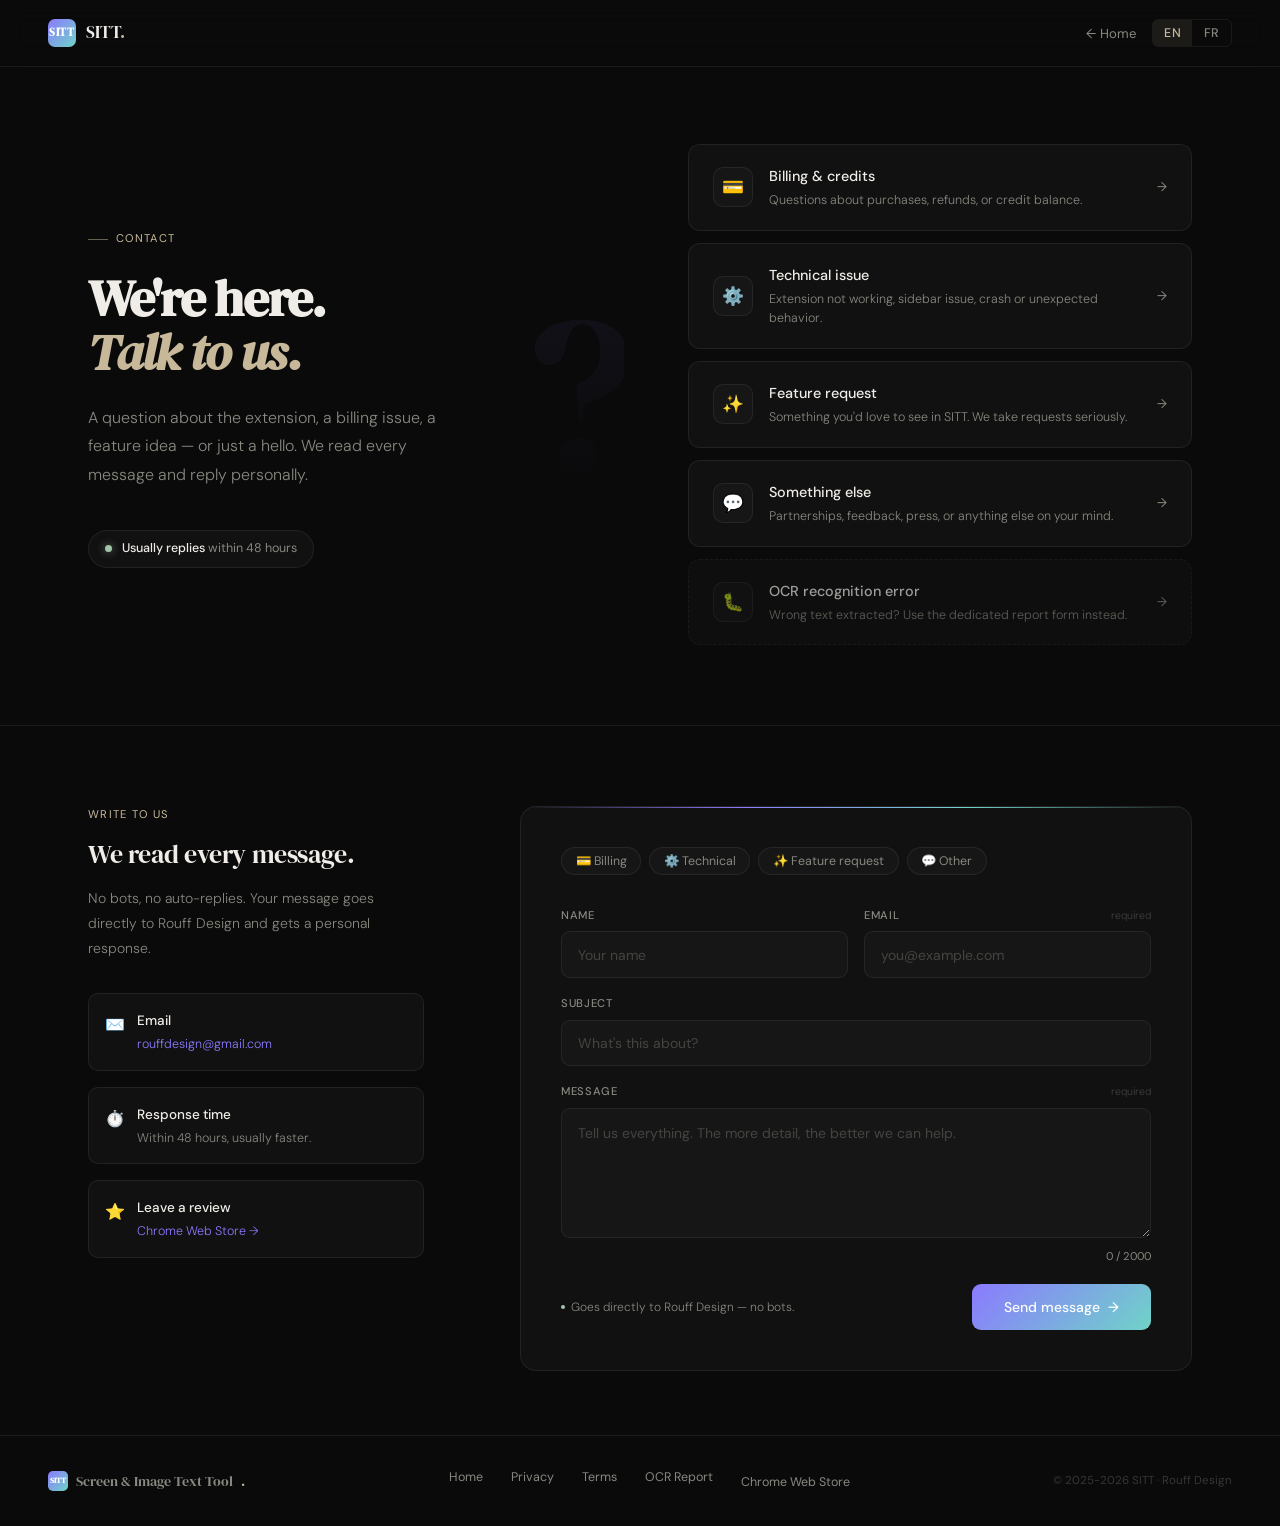
<file: contact.html>
<!DOCTYPE html>
<html lang="en">

<head>
  <meta charset="UTF-8">
  <meta name="viewport" content="width=device-width, initial-scale=1.0">
  <title>Contact — SITT</title>
  <link rel="icon" type="image/svg+xml"
    href="data:image/svg+xml,<svg xmlns='http://www.w3.org/2000/svg' viewBox='0 0 64 64'><defs><linearGradient id='g' x1='0%25' y1='0%25' x2='100%25' y2='100%25'><stop offset='0%25' stop-color='%238b7aff'/><stop offset='100%25' stop-color='%236fd3c8'/></linearGradient></defs><rect width='64' height='64' rx='14' fill='url(%23g)'/><text x='32' y='44' font-family='Georgia,serif' font-size='22' font-weight='bold' fill='white' text-anchor='middle' letter-spacing='1'>SITT</text></svg>">
  <link rel="preconnect" href="https://fonts.googleapis.com">
  <link
    href="https://fonts.googleapis.com/css2?family=DM+Serif+Display:ital@0;1&family=DM+Sans:wght@300;400;500&display=swap"
    rel="stylesheet">
  <style>
    *,
    *::before,
    *::after {
      box-sizing: border-box;
      margin: 0;
      padding: 0;
    }

    :root {
      --bg: #0a0a0a;
      --surface: #111111;
      --surface-2: #161616;
      --border: rgba(255, 255, 255, 0.07);
      --border-h: rgba(255, 255, 255, 0.14);
      --text: #f0ede8;
      --muted: #888880;
      --accent: #c8b89a;
      --accent-dim: rgba(200, 184, 154, 0.10);
      --pro: #8b7aff;
      --pro-end: #6fd3c8;
      --pro-dim: rgba(139, 122, 255, 0.08);
      --pro-border: rgba(139, 122, 255, 0.2);
      --green: #a3c4a8;
    }

    html {
      scroll-behavior: smooth;
    }

    body {
      font-family: 'DM Sans', sans-serif;
      background: var(--bg);
      color: var(--text);
      font-size: 16px;
      line-height: 1.6;
      -webkit-font-smoothing: antialiased;
      min-height: 100vh;
      display: flex;
      flex-direction: column;
      overflow-x: hidden;
    }

    /* ── NAV ── */
    nav {
      position: fixed;
      top: 0;
      left: 0;
      right: 0;
      z-index: 100;
      display: flex;
      align-items: center;
      justify-content: space-between;
      padding: 1.2rem 3rem;
      border-bottom: 1px solid var(--border);
      background: rgba(10, 10, 10, 0.9);
      backdrop-filter: blur(14px);
    }

    .nav-logo {
      display: flex;
      align-items: center;
      gap: 0.65rem;
      text-decoration: none;
    }

    .nav-logo-icon {
      width: 28px;
      height: 28px;
      border-radius: 7px;
      background: linear-gradient(135deg, var(--pro), var(--pro-end));
      display: flex;
      align-items: center;
      justify-content: center;
      font-family: 'DM Serif Display', serif;
      font-size: 0.7rem;
      color: white;
      font-weight: bold;
      letter-spacing: 0.05em;
    }

    .nav-logo-name {
      font-family: 'DM Serif Display', serif;
      font-size: 1.05rem;
      color: var(--text);
    }

    .nav-logo-name span {
      color: var(--accent);
    }

    .nav-right {
      display: flex;
      align-items: center;
      gap: 1rem;
    }

    .lang-toggle {
      display: flex;
      border: 1px solid var(--border);
      border-radius: 6px;
      overflow: hidden;
    }

    .lang-btn {
      background: none;
      border: none;
      cursor: pointer;
      padding: 0.3rem 0.7rem;
      font-family: 'DM Sans', sans-serif;
      font-size: 0.78rem;
      font-weight: 500;
      letter-spacing: 0.05em;
      color: var(--muted);
      transition: all 0.18s;
    }

    .lang-btn.active {
      background: var(--accent-dim);
      color: var(--accent);
    }

    .nav-back {
      font-size: 0.82rem;
      color: var(--muted);
      text-decoration: none;
      transition: color 0.2s;
    }

    .nav-back:hover {
      color: var(--text);
    }

    /* ── HERO ── */
    .hero {
      padding: 9rem 3rem 5rem;
      display: grid;
      grid-template-columns: 1fr 1fr;
      gap: 6rem;
      align-items: center;
      max-width: 1200px;
      margin: 0 auto;
      width: 100%;
    }

    .hero-left {
      position: relative;
    }

    .hero-eyebrow {
      display: inline-flex;
      align-items: center;
      gap: 0.5rem;
      font-size: 0.7rem;
      letter-spacing: 0.12em;
      text-transform: uppercase;
      color: var(--accent);
      margin-bottom: 1.5rem;
    }

    .hero-eyebrow::before {
      content: '';
      display: block;
      width: 20px;
      height: 1px;
      background: var(--accent);
      opacity: 0.5;
    }

    .hero h1 {
      font-family: 'DM Serif Display', serif;
      font-size: clamp(2.4rem, 4vw, 4rem);
      line-height: 1.05;
      letter-spacing: -0.025em;
      margin-bottom: 1.5rem;
    }

    .hero h1 em {
      font-style: italic;
      color: var(--accent);
    }

    .hero-desc {
      font-size: 1rem;
      color: var(--muted);
      font-weight: 300;
      line-height: 1.8;
      max-width: 380px;
      margin-bottom: 2.5rem;
    }

    /* Response time pill */
    .response-pill {
      display: inline-flex;
      align-items: center;
      gap: 0.6rem;
      background: var(--surface);
      border: 1px solid var(--border);
      padding: 0.5rem 1rem;
      border-radius: 100px;
      font-size: 0.78rem;
      color: var(--muted);
    }

    .response-dot {
      width: 7px;
      height: 7px;
      border-radius: 50%;
      background: var(--green);
      box-shadow: 0 0 8px rgba(163, 196, 168, 0.6);
      animation: blink 2s ease-in-out infinite;
    }

    @keyframes blink {

      0%,
      100% {
        opacity: 1;
      }

      50% {
        opacity: 0.4;
      }
    }

    .response-pill strong {
      color: var(--text);
      font-weight: 500;
    }

    /* Big decorative number */
    .hero-deco {
      position: absolute;
      right: -2rem;
      top: 50%;
      transform: translateY(-50%);
      font-family: 'DM Serif Display', serif;
      font-size: 14rem;
      line-height: 1;
      background: linear-gradient(180deg, rgba(139, 122, 255, 0.07) 0%, transparent 100%);
      -webkit-background-clip: text;
      -webkit-text-fill-color: transparent;
      background-clip: text;
      pointer-events: none;
      user-select: none;
      letter-spacing: -0.05em;
    }

    /* ── TOPICS ── */
    .hero-right {
      display: flex;
      flex-direction: column;
      gap: 0.75rem;
    }

    .topic-card {
      background: var(--surface);
      border: 1px solid var(--border);
      border-radius: 12px;
      padding: 1.25rem 1.5rem;
      display: flex;
      align-items: center;
      gap: 1rem;
      cursor: pointer;
      transition: all 0.2s;
      position: relative;
      overflow: hidden;
      text-decoration: none;
    }

    .topic-card::before {
      content: '';
      position: absolute;
      left: 0;
      top: 0;
      bottom: 0;
      width: 3px;
      background: linear-gradient(180deg, var(--pro), var(--pro-end));
      opacity: 0;
      transition: opacity 0.2s;
    }

    .topic-card:hover {
      border-color: var(--pro-border);
      transform: translateX(4px);
    }

    .topic-card:hover::before {
      opacity: 1;
    }

    .topic-card.active-topic {
      border-color: var(--pro-border);
      background: rgba(139, 122, 255, 0.04);
    }

    .topic-card.active-topic::before {
      opacity: 1;
    }

    .topic-icon {
      width: 40px;
      height: 40px;
      border-radius: 10px;
      flex-shrink: 0;
      background: var(--surface-2);
      border: 1px solid var(--border);
      display: flex;
      align-items: center;
      justify-content: center;
      font-size: 1.1rem;
    }

    .topic-info {
      flex: 1;
    }

    .topic-title {
      font-size: 0.9rem;
      font-weight: 500;
      color: var(--text);
      margin-bottom: 0.2rem;
    }

    .topic-desc {
      font-size: 0.78rem;
      color: var(--muted);
      font-weight: 300;
      line-height: 1.5;
    }

    .topic-arrow {
      font-size: 0.8rem;
      color: var(--muted);
      transition: transform 0.2s, color 0.2s;
    }

    .topic-card:hover .topic-arrow {
      transform: translateX(3px);
      color: var(--pro);
    }

    /* ── DIVIDER ── */
    .page-divider {
      border: none;
      border-top: 1px solid var(--border);
    }

    /* ── FORM SECTION ── */
    .form-section {
      flex: 1;
      padding: 5rem 3rem 4rem;
      max-width: 1200px;
      margin: 0 auto;
      width: 100%;
    }

    .form-section-inner {
      display: grid;
      grid-template-columns: 1fr 2fr;
      gap: 6rem;
      align-items: start;
    }

    /* Left info */
    .form-info-label {
      font-size: 0.7rem;
      letter-spacing: 0.12em;
      text-transform: uppercase;
      color: var(--accent);
      margin-bottom: 1rem;
    }

    .form-info-title {
      font-family: 'DM Serif Display', serif;
      font-size: 1.6rem;
      letter-spacing: -0.015em;
      line-height: 1.15;
      margin-bottom: 1rem;
      color: var(--text);
    }

    .form-info-desc {
      font-size: 0.875rem;
      color: var(--muted);
      font-weight: 300;
      line-height: 1.8;
      margin-bottom: 2rem;
    }

    /* Info items */
    .info-items {
      display: flex;
      flex-direction: column;
      gap: 1rem;
    }

    .info-item {
      display: flex;
      align-items: flex-start;
      gap: 0.75rem;
      padding: 1rem;
      background: var(--surface);
      border: 1px solid var(--border);
      border-radius: 10px;
    }

    .info-item-icon {
      font-size: 1rem;
      flex-shrink: 0;
      margin-top: 0.1rem;
    }

    .info-item-title {
      font-size: 0.845rem;
      font-weight: 500;
      color: var(--text);
      margin-bottom: 0.2rem;
    }

    .info-item-val {
      font-size: 0.78rem;
      color: var(--muted);
      font-weight: 300;
      line-height: 1.5;
    }

    .info-item-val a {
      color: var(--pro);
      text-decoration: none;
    }

    .info-item-val a:hover {
      text-decoration: underline;
    }

    /* ── FORM ── */
    .contact-form {
      background: var(--surface);
      border: 1px solid var(--border);
      border-radius: 16px;
      padding: 2.5rem;
      position: relative;
      overflow: hidden;
    }

    /* Subtle gradient top border */
    .contact-form::before {
      content: '';
      position: absolute;
      top: 0;
      left: 0;
      right: 0;
      height: 1px;
      background: linear-gradient(90deg, transparent, var(--pro), var(--pro-end), transparent);
    }

    .form-subject-pills {
      display: flex;
      flex-wrap: wrap;
      gap: 0.5rem;
      margin-bottom: 2rem;
    }

    .subject-pill {
      background: var(--surface-2);
      border: 1px solid var(--border);
      border-radius: 100px;
      padding: 0.3rem 0.85rem;
      font-size: 0.775rem;
      color: var(--muted);
      cursor: pointer;
      transition: all 0.18s;
      font-family: 'DM Sans', sans-serif;
      font-weight: 400;
    }

    .subject-pill:hover {
      border-color: var(--border-h);
      color: var(--text);
    }

    .subject-pill.active {
      background: var(--pro-dim);
      border-color: var(--pro-border);
      color: var(--pro);
    }

    .form-row {
      display: grid;
      grid-template-columns: 1fr 1fr;
      gap: 1rem;
    }

    .form-field {
      display: flex;
      flex-direction: column;
      gap: 0.4rem;
      margin-bottom: 1.1rem;
    }

    .form-label {
      font-size: 0.7rem;
      font-weight: 500;
      color: var(--muted);
      letter-spacing: 0.06em;
      text-transform: uppercase;
      display: flex;
      justify-content: space-between;
      align-items: center;
    }

    .form-label-opt {
      font-size: 0.65rem;
      color: rgba(255, 255, 255, 0.2);
      text-transform: none;
      letter-spacing: 0;
      font-weight: 300;
    }

    .form-input,
    .form-textarea {
      background: var(--surface-2);
      border: 1px solid var(--border);
      border-radius: 9px;
      padding: 0.82rem 1rem;
      font-family: 'DM Sans', sans-serif;
      font-size: 0.875rem;
      color: var(--text);
      transition: border-color 0.2s, box-shadow 0.2s;
      outline: none;
      width: 100%;
    }

    .form-input::placeholder,
    .form-textarea::placeholder {
      color: var(--muted);
      opacity: 0.4;
    }

    .form-input:focus,
    .form-textarea:focus {
      border-color: var(--pro-border);
      box-shadow: 0 0 0 3px rgba(139, 122, 255, 0.07);
    }

    .form-textarea {
      resize: vertical;
      min-height: 130px;
      line-height: 1.65;
    }

    .form-actions {
      display: flex;
      align-items: center;
      justify-content: space-between;
      gap: 1rem;
      flex-wrap: wrap;
      margin-top: 0.5rem;
    }

    .form-note {
      font-size: 0.75rem;
      color: var(--muted);
      font-weight: 300;
      line-height: 1.5;
      display: flex;
      align-items: center;
      gap: 0.4rem;
    }

    .form-note-dot {
      width: 4px;
      height: 4px;
      border-radius: 50%;
      background: var(--green);
      flex-shrink: 0;
    }

    .form-btn {
      background: linear-gradient(135deg, var(--pro), var(--pro-end));
      color: white;
      border: none;
      padding: 0.9rem 2rem;
      border-radius: 9px;
      font-family: 'DM Sans', sans-serif;
      font-size: 0.875rem;
      font-weight: 500;
      cursor: pointer;
      transition: all 0.2s;
      display: flex;
      align-items: center;
      gap: 0.5rem;
      white-space: nowrap;
    }

    .form-btn:hover {
      opacity: 0.88;
      transform: translateY(-1px);
    }

    .form-btn:active {
      transform: translateY(0);
    }

    /* Char counter */
    .char-counter {
      font-size: 0.7rem;
      color: var(--muted);
      text-align: right;
      margin-top: 0.25rem;
    }

    .char-counter.warn {
      color: var(--accent);
    }

    /* Success */
    .form-success {
      display: none;
      text-align: center;
      padding: 3rem 2rem;
    }

    .success-glow {
      width: 72px;
      height: 72px;
      border-radius: 50%;
      background: linear-gradient(135deg, var(--pro), var(--pro-end));
      display: flex;
      align-items: center;
      justify-content: center;
      font-size: 1.75rem;
      margin: 0 auto 1.5rem;
      box-shadow: 0 0 40px rgba(139, 122, 255, 0.3);
      animation: pop 0.5s cubic-bezier(0.175, 0.885, 0.32, 1.275);
    }

    @keyframes pop {
      0% {
        transform: scale(0);
      }

      100% {
        transform: scale(1);
      }
    }

    .success-title {
      font-family: 'DM Serif Display', serif;
      font-size: 1.5rem;
      margin-bottom: 0.75rem;
    }

    .success-desc {
      font-size: 0.875rem;
      color: var(--muted);
      font-weight: 300;
      line-height: 1.75;
      margin-bottom: 1.75rem;
    }

    .success-links {
      display: flex;
      gap: 1rem;
      justify-content: center;
      flex-wrap: wrap;
    }

    .success-link {
      font-size: 0.82rem;
      color: var(--muted);
      text-decoration: none;
      transition: color 0.2s;
      display: flex;
      align-items: center;
      gap: 0.3rem;
    }

    .success-link:hover {
      color: var(--text);
    }

    /* ── FOOTER ── */
    footer {
      border-top: 1px solid var(--border);
      padding: 2rem 3rem;
      display: flex;
      align-items: center;
      justify-content: space-between;
      flex-wrap: wrap;
      gap: 1rem;
    }

    .footer-logo {
      display: flex;
      align-items: center;
      gap: 0.5rem;
      font-family: 'DM Serif Display', serif;
      font-size: 0.9rem;
      color: var(--muted);
    }

    .footer-logo-icon {
      width: 20px;
      height: 20px;
      border-radius: 5px;
      background: linear-gradient(135deg, var(--pro), var(--pro-end));
      display: flex;
      align-items: center;
      justify-content: center;
      font-size: 0.48rem;
      font-weight: bold;
      color: white;
      font-family: 'DM Serif Display', serif;
    }

    .footer-logo span {
      color: var(--accent);
    }

    .footer-links {
      display: flex;
      gap: 1.75rem;
      list-style: none;
    }

    .footer-links a {
      font-size: 0.78rem;
      color: var(--muted);
      text-decoration: none;
      transition: color 0.2s;
    }

    .footer-links a:hover {
      color: var(--text);
    }

    .footer-copy {
      font-size: 0.72rem;
      color: rgba(255, 255, 255, 0.18);
    }

    /* ── LANG ── */
    [data-lang] {
      display: none;
    }

    .lang-en [data-lang="en"] {
      display: block;
    }

    .lang-fr [data-lang="fr"] {
      display: block;
    }

    span[data-lang] {
      display: none;
    }

    .lang-en span[data-lang="en"] {
      display: inline;
    }

    .lang-fr span[data-lang="fr"] {
      display: inline;
    }

    /* ── RESPONSIVE ── */
    @media (max-width: 1000px) {
      .hero {
        grid-template-columns: 1fr;
        gap: 3rem;
      }

      .hero-deco {
        display: none;
      }

      .form-section-inner {
        grid-template-columns: 1fr;
        gap: 3rem;
      }
    }

    @media (max-width: 700px) {
      nav {
        padding: 1rem 1.5rem;
      }

      .hero {
        padding: 7rem 1.5rem 3rem;
      }

      .form-section {
        padding: 3rem 1.5rem 3rem;
      }

      .form-row {
        grid-template-columns: 1fr;
      }

      .contact-form {
        padding: 1.75rem;
      }

      footer {
        flex-direction: column;
        text-align: center;
        gap: 1rem;
      }
    }
  </style>
</head>

<body class="lang-en">

  <!-- NAV -->
  <nav>
    <a href="/" class="nav-logo">
      <div class="nav-logo-icon">SITT</div>
      <span class="nav-logo-name">SITT<span>.</span></span>
    </a>
    <div class="nav-right">
      <a href="/" class="nav-back">
        <span data-lang="en">← Home</span>
        <span data-lang="fr">← Accueil</span>
      </a>
      <div class="lang-toggle">
        <button class="lang-btn active" onclick="setLang('en')">EN</button>
        <button class="lang-btn" onclick="setLang('fr')">FR</button>
      </div>
    </div>
  </nav>

  <!-- HERO -->
  <div class="hero">
    <div class="hero-left">
      <div class="hero-eyebrow">
        <span data-lang="en">Contact</span>
        <span data-lang="fr">Contact</span>
      </div>
      <h1 data-lang="en">We're here.<br><em>Talk to us.</em></h1>
      <h1 data-lang="fr">On est là.<br><em>Parlez-nous.</em></h1>
      <p class="hero-desc" data-lang="en">A question about the extension, a billing issue, a feature idea — or just a
        hello. We read every message and reply personally.</p>
      <p class="hero-desc" data-lang="fr">Une question sur l'extension, un problème de facturation, une idée de
        fonctionnalité — ou juste un bonjour. Nous lisons chaque message et répondons personnellement.</p>
      <div class="response-pill">
        <span class="response-dot"></span>
        <span data-lang="en"><strong>Usually replies</strong> within 48 hours</span>
        <span data-lang="fr"><strong>Répond généralement</strong> sous 48 heures</span>
      </div>
      <div class="hero-deco">?</div>
    </div>

    <div class="hero-right">
      <!-- Topic cards — clicking pre-fills the subject pill -->
      <a class="topic-card" onclick="selectTopic('billing'); return false;" href="#">
        <div class="topic-icon">💳</div>
        <div class="topic-info">
          <div class="topic-title" data-lang="en">Billing & credits</div>
          <div class="topic-title" data-lang="fr">Facturation & crédits</div>
          <div class="topic-desc" data-lang="en">Questions about purchases, refunds, or credit balance.</div>
          <div class="topic-desc" data-lang="fr">Questions sur les achats, remboursements ou solde de crédits.</div>
        </div>
        <span class="topic-arrow">→</span>
      </a>

      <a class="topic-card" onclick="selectTopic('technical'); return false;" href="#">
        <div class="topic-icon">⚙️</div>
        <div class="topic-info">
          <div class="topic-title" data-lang="en">Technical issue</div>
          <div class="topic-title" data-lang="fr">Problème technique</div>
          <div class="topic-desc" data-lang="en">Extension not working, sidebar issue, crash or unexpected behavior.
          </div>
          <div class="topic-desc" data-lang="fr">Extension qui ne fonctionne pas, problème de sidebar, crash.</div>
        </div>
        <span class="topic-arrow">→</span>
      </a>

      <a class="topic-card" onclick="selectTopic('feature'); return false;" href="#">
        <div class="topic-icon">✨</div>
        <div class="topic-info">
          <div class="topic-title" data-lang="en">Feature request</div>
          <div class="topic-title" data-lang="fr">Demande de fonctionnalité</div>
          <div class="topic-desc" data-lang="en">Something you'd love to see in SITT. We take requests seriously.</div>
          <div class="topic-desc" data-lang="fr">Quelque chose que vous aimeriez voir dans SITT. On prend les demandes
            au sérieux.</div>
        </div>
        <span class="topic-arrow">→</span>
      </a>

      <a class="topic-card" onclick="selectTopic('other'); return false;" href="#">
        <div class="topic-icon">💬</div>
        <div class="topic-info">
          <div class="topic-title" data-lang="en">Something else</div>
          <div class="topic-title" data-lang="fr">Autre chose</div>
          <div class="topic-desc" data-lang="en">Partnerships, feedback, press, or anything else on your mind.</div>
          <div class="topic-desc" data-lang="fr">Partenariats, retours, presse, ou autre chose.</div>
        </div>
        <span class="topic-arrow">→</span>
      </a>

      <!-- OCR report shortcut -->
      <a href="/report" class="topic-card" style="border-style: dashed; opacity: 0.65;">
        <div class="topic-icon">🐛</div>
        <div class="topic-info">
          <div class="topic-title" data-lang="en">OCR recognition error</div>
          <div class="topic-title" data-lang="fr">Erreur de reconnaissance OCR</div>
          <div class="topic-desc" data-lang="en">Wrong text extracted? Use the dedicated report form instead.</div>
          <div class="topic-desc" data-lang="fr">Texte extrait incorrect ? Utilisez le formulaire de signalement dédié.
          </div>
        </div>
        <span class="topic-arrow">→</span>
      </a>
    </div>
  </div>

  <hr class="page-divider">

  <!-- FORM SECTION -->
  <div class="form-section">
    <div class="form-section-inner">

      <!-- Left info -->
      <div>
        <div class="form-info-label">
          <span data-lang="en">Write to us</span>
          <span data-lang="fr">Écrivez-nous</span>
        </div>
        <div class="form-info-title" data-lang="en">We read every message.</div>
        <div class="form-info-title" data-lang="fr">Nous lisons chaque message.</div>
        <p class="form-info-desc" data-lang="en">No bots, no auto-replies. Your message goes directly to Rouff Design
          and gets a personal response.</p>
        <p class="form-info-desc" data-lang="fr">Pas de bots, pas de réponses automatiques. Votre message va directement
          chez Rouff Design et reçoit une réponse personnelle.</p>

        <div class="info-items">
          <div class="info-item">
            <span class="info-item-icon">✉️</span>
            <div>
              <div class="info-item-title">Email</div>
              <div class="info-item-val"><a href="mailto:rouffdesign@gmail.com">rouffdesign@gmail.com</a></div>
            </div>
          </div>
          <div class="info-item">
            <span class="info-item-icon">⏱️</span>
            <div>
              <div class="info-item-title" data-lang="en">Response time</div>
              <div class="info-item-title" data-lang="fr">Délai de réponse</div>
              <div class="info-item-val" data-lang="en">Within 48 hours, usually faster.</div>
              <div class="info-item-val" data-lang="fr">Sous 48 heures, souvent moins.</div>
            </div>
          </div>
          <div class="info-item">
            <span class="info-item-icon">⭐</span>
            <div>
              <div class="info-item-title" data-lang="en">Leave a review</div>
              <div class="info-item-title" data-lang="fr">Laisser un avis</div>
              <div class="info-item-val">
                <a href="https://chromewebstore.google.com/detail/sitt/joenimodijoophmdlgpgblkjfgenplgg" target="_blank"
                  data-lang="en">Chrome Web Store →</a>
                <a href="https://chromewebstore.google.com/detail/sitt/joenimodijoophmdlgpgblkjfgenplgg" target="_blank"
                  data-lang="fr">Chrome Web Store →</a>
              </div>
            </div>
          </div>
        </div>
      </div>

      <!-- Form -->
      <div class="contact-form" id="contact-form-wrap">

        <!-- SUCCESS -->
        <div class="form-success" id="form-success">
          <div class="success-glow">✓</div>
          <div class="success-title" data-lang="en">Message sent.</div>
          <div class="success-title" data-lang="fr">Message envoyé.</div>
          <p class="success-desc" data-lang="en">Thanks for reaching out. We'll get back to you within 48 hours at the
            email you provided.</p>
          <p class="success-desc" data-lang="fr">Merci de nous avoir contactés. Nous vous répondrons sous 48 heures à
            l'email que vous avez fourni.</p>
          <div class="success-links">
            <a href="/" class="success-link"><span data-lang="en">← Back to home</span><span data-lang="fr">← Retour à
                l'accueil</span></a>
            <a href="https://chromewebstore.google.com/detail/sitt/joenimodijoophmdlgpgblkjfgenplgg" target="_blank"
              class="success-link">
              <span data-lang="en">Chrome Web Store →</span>
              <span data-lang="fr">Chrome Web Store →</span>
            </a>
          </div>
        </div>

        <!-- FORM BODY -->
        <div id="form-body">

          <!-- Subject pills -->
          <div class="form-subject-pills" id="pills">
            <button class="subject-pill" data-val="billing" onclick="togglePill(this)">
              <span data-lang="en">💳 Billing</span>
              <span data-lang="fr">💳 Facturation</span>
            </button>
            <button class="subject-pill" data-val="technical" onclick="togglePill(this)">
              <span data-lang="en">⚙️ Technical</span>
              <span data-lang="fr">⚙️ Technique</span>
            </button>
            <button class="subject-pill" data-val="feature" onclick="togglePill(this)">
              <span data-lang="en">✨ Feature request</span>
              <span data-lang="fr">✨ Fonctionnalité</span>
            </button>
            <button class="subject-pill" data-val="other" onclick="togglePill(this)">
              <span data-lang="en">💬 Other</span>
              <span data-lang="fr">💬 Autre</span>
            </button>
          </div>

          <!-- Row: name + email -->
          <div class="form-row">
            <div class="form-field">
              <label class="form-label" for="c-name">
                <span data-lang="en">Name</span>
                <span data-lang="fr">Nom</span>
              </label>
              <input type="text" id="c-name" class="form-input" data-ph-en="Your name" data-ph-fr="Votre nom"
                placeholder="Your name">
            </div>
            <div class="form-field">
              <label class="form-label" for="c-email">
                <span data-lang="en">Email</span>
                <span data-lang="fr">Email</span>
                <span class="form-label-opt" data-lang="en">required</span>
                <span class="form-label-opt" data-lang="fr">requis</span>
              </label>
              <input type="email" id="c-email" class="form-input" data-ph-en="you@example.com"
                data-ph-fr="vous@exemple.com" placeholder="you@example.com">
              <div id="c-email-error" style="display:none; margin-top:0.45rem; font-size:0.78rem; color:#ff9f9f;">
                <span data-lang="en">Please enter a valid email address.</span>
                <span data-lang="fr">Veuillez entrer une adresse email valide.</span>
              </div>
            </div>
          </div>

          <!-- Subject -->
          <div class="form-field">
            <label class="form-label" for="c-subject">
              <span data-lang="en">Subject</span>
              <span data-lang="fr">Sujet</span>
            </label>
            <input type="text" id="c-subject" class="form-input" data-ph-en="What's this about?"
              data-ph-fr="De quoi s'agit-il ?" placeholder="What's this about?">
          </div>

          <!-- Message -->
          <div class="form-field">
            <label class="form-label" for="c-message">
              <span data-lang="en">Message</span>
              <span data-lang="fr">Message</span>
              <span class="form-label-opt" data-lang="en">required</span>
              <span class="form-label-opt" data-lang="fr">requis</span>
            </label>
            <textarea id="c-message" class="form-textarea"
              data-ph-en="Tell us everything. The more detail, the better we can help."
              data-ph-fr="Dites-nous tout. Plus de détails, mieux on peut aider."
              placeholder="Tell us everything. The more detail, the better we can help." oninput="updateCounter(this)"
              maxlength="2000"></textarea>
            <div class="char-counter" id="char-counter">0 / 2000</div>
          </div>

          <!-- Actions -->
          <div class="form-actions">
            <div class="form-note">
              <span class="form-note-dot"></span>
              <span data-lang="en">Goes directly to Rouff Design — no bots.</span>
              <span data-lang="fr">Va directement chez Rouff Design — pas de bots.</span>
            </div>
            <button class="form-btn" onclick="submitContact()">
              <span data-lang="en">Send message</span>
              <span data-lang="fr">Envoyer</span>
              <span>→</span>
            </button>
          </div>

        </div>
      </div>

    </div>
  </div>

  <!-- FOOTER -->
  <footer>
    <div class="footer-logo">
      <div class="footer-logo-icon">SITT</div>
      Screen &amp; Image Text Tool<span>.</span>
    </div>
    <ul class="footer-links">
      <li><a href="/" data-lang="en">Home</a><a href="/" data-lang="fr">Accueil</a></li>
      <li><a href="/privacy" data-lang="en">Privacy</a><a href="/privacy" data-lang="fr">Confidentialité</a></li>
      <li><a href="/terms" data-lang="en">Terms</a><a href="/terms" data-lang="fr">CGU</a></li>
      <li><a href="/report" data-lang="en">OCR Report</a><a href="/report" data-lang="fr">Signalement OCR</a></li>
      <li><a href="https://chromewebstore.google.com/detail/sitt/joenimodijoophmdlgpgblkjfgenplgg"
          target="_blank">Chrome Web Store</a></li>
    </ul>
    <div class="footer-copy">© 2025-2026 SITT · Rouff Design</div>
  </footer>

  <script>
    // LANG
    function setLang(lang) {
      document.body.className = 'lang-' + lang;
      document.querySelectorAll('.lang-btn').forEach(btn => {
        btn.classList.toggle('active', btn.textContent.trim().toLowerCase() === lang);
      });
      document.querySelectorAll('[data-ph-' + lang + ']').forEach(el => {
        el.placeholder = el.getAttribute('data-ph-' + lang);
      });
    }

    // TOPIC CARDS → pre-select pill + scroll to form
    function selectTopic(val) {
      document.querySelectorAll('.topic-card').forEach(c => c.classList.remove('active-topic'));
      event.currentTarget.classList.add('active-topic');
      // Activate corresponding pill
      document.querySelectorAll('.subject-pill').forEach(p => {
        p.classList.toggle('active', p.dataset.val === val);
      });
      // Auto-fill subject input
      const isEn = !document.body.classList.contains('lang-fr');
      const subjects = {
        billing: isEn ? 'Billing & credits question' : 'Question facturation & crédits',
        technical: isEn ? 'Technical issue with SITT' : 'Problème technique avec SITT',
        feature: isEn ? 'Feature request' : 'Demande de fonctionnalité',
        other: isEn ? 'General inquiry' : 'Question générale',
      };
      const subjectInput = document.getElementById('c-subject');
      if (subjectInput && !subjectInput.value) subjectInput.value = subjects[val] || '';
      // Scroll to form
      document.querySelector('.form-section').scrollIntoView({ behavior: 'smooth', block: 'start' });
    }

    // PILLS
    function togglePill(btn) {
      document.querySelectorAll('.subject-pill').forEach(p => p.classList.remove('active'));
      btn.classList.add('active');
    }

    // CHAR COUNTER
    function updateCounter(el) {
      const counter = document.getElementById('char-counter');
      const len = el.value.length;
      counter.textContent = len + ' / 2000';
      counter.classList.toggle('warn', len > 1800);
    }

    // SUBMIT → open Google Form
    function submitContact() {
      const isEn = !document.body.classList.contains('lang-fr');
      const email = document.getElementById('c-email').value.trim();
      const subject = document.getElementById('c-subject').value.trim();
      const name = document.getElementById('c-name').value.trim();
      const message = document.getElementById('c-message').value.trim();
      const emailError = document.getElementById('c-email-error');
      const emailRegex = /^[^\s@]+@[^\s@]+\.[^\s@]+$/;

      emailError.style.display = 'none';

      if (!email) {
        alert(isEn ? 'Please enter your email.' : 'Veuillez entrer votre email.');
        return;
      }

      if (!emailRegex.test(email)) {
        emailError.style.display = 'block';
        return;
      }

      if (!message) {
        alert(isEn ? 'Please write your message.' : 'Veuillez écrire votre message.');
        return;
      }

      const submitBtn = document.querySelector('.form-btn');
      submitBtn.disabled = true;

      fetch('https://backend.sitt.workers.dev/api/contact', {
        method: 'POST',
        headers: { 'Content-Type': 'application/json' },
        body: JSON.stringify({
          name,
          email,
          subject,
          message,
          source: 'landing-contact'
        }),
      })
        .then(r => r.ok ? r.json() : Promise.reject(new Error(`HTTP ${r.status}`)))
        .then(() => {
          document.getElementById('form-body').style.display = 'none';
          document.getElementById('form-success').style.display = 'block';
        })
        .catch(() => {
          alert(isEn ? 'Unable to send message right now. Please retry later.' : 'Impossible d\'envoyer le message pour le moment. Reessayez plus tard.');
        })
        .finally(() => {
          submitBtn.disabled = false;
        });
    }

    // INIT
    document.addEventListener('DOMContentLoaded', () => {
      document.querySelectorAll('[data-ph-en]').forEach(el => {
        el.placeholder = el.getAttribute('data-ph-en');
      });
      // Pre-select topic from URL param e.g. /contact?topic=billing
      const params = new URLSearchParams(window.location.search);
      if (params.get('topic')) selectTopic(params.get('topic'));
    });
  </script>
</body>

</html>
</file>
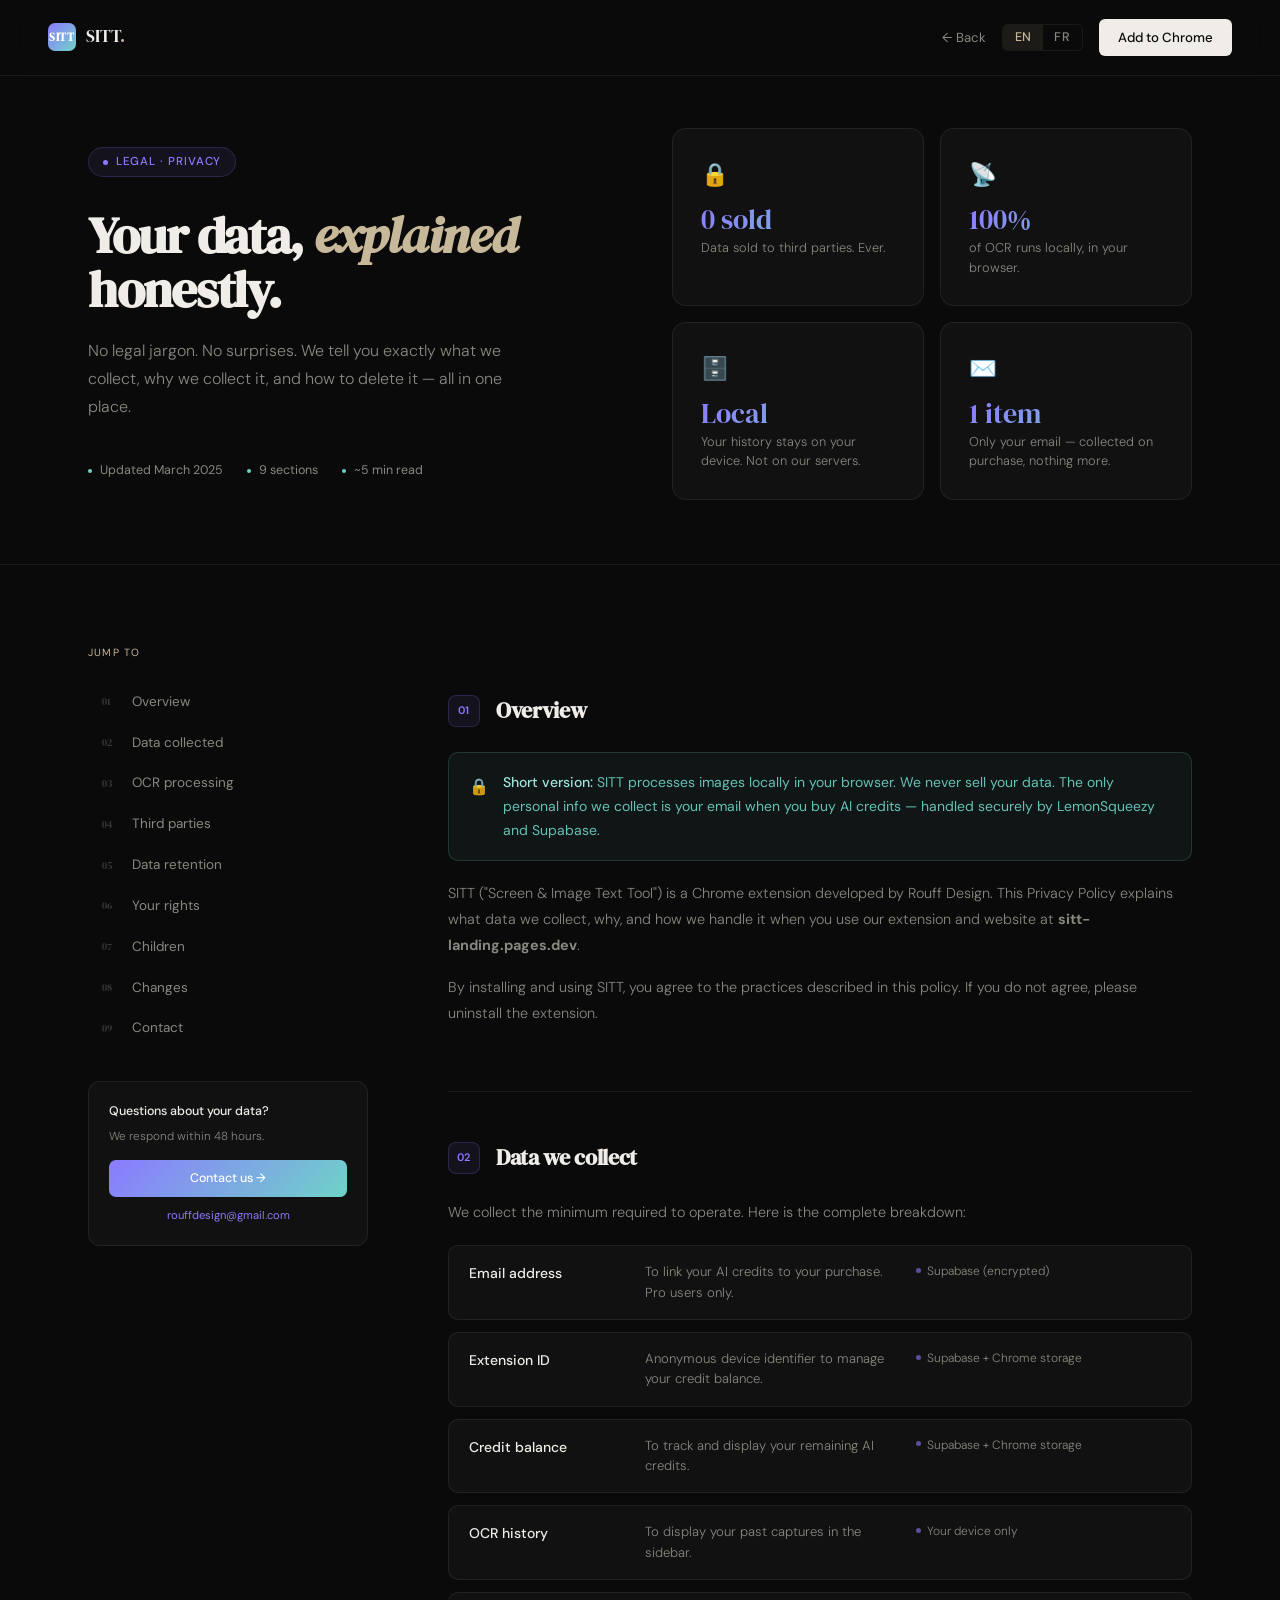
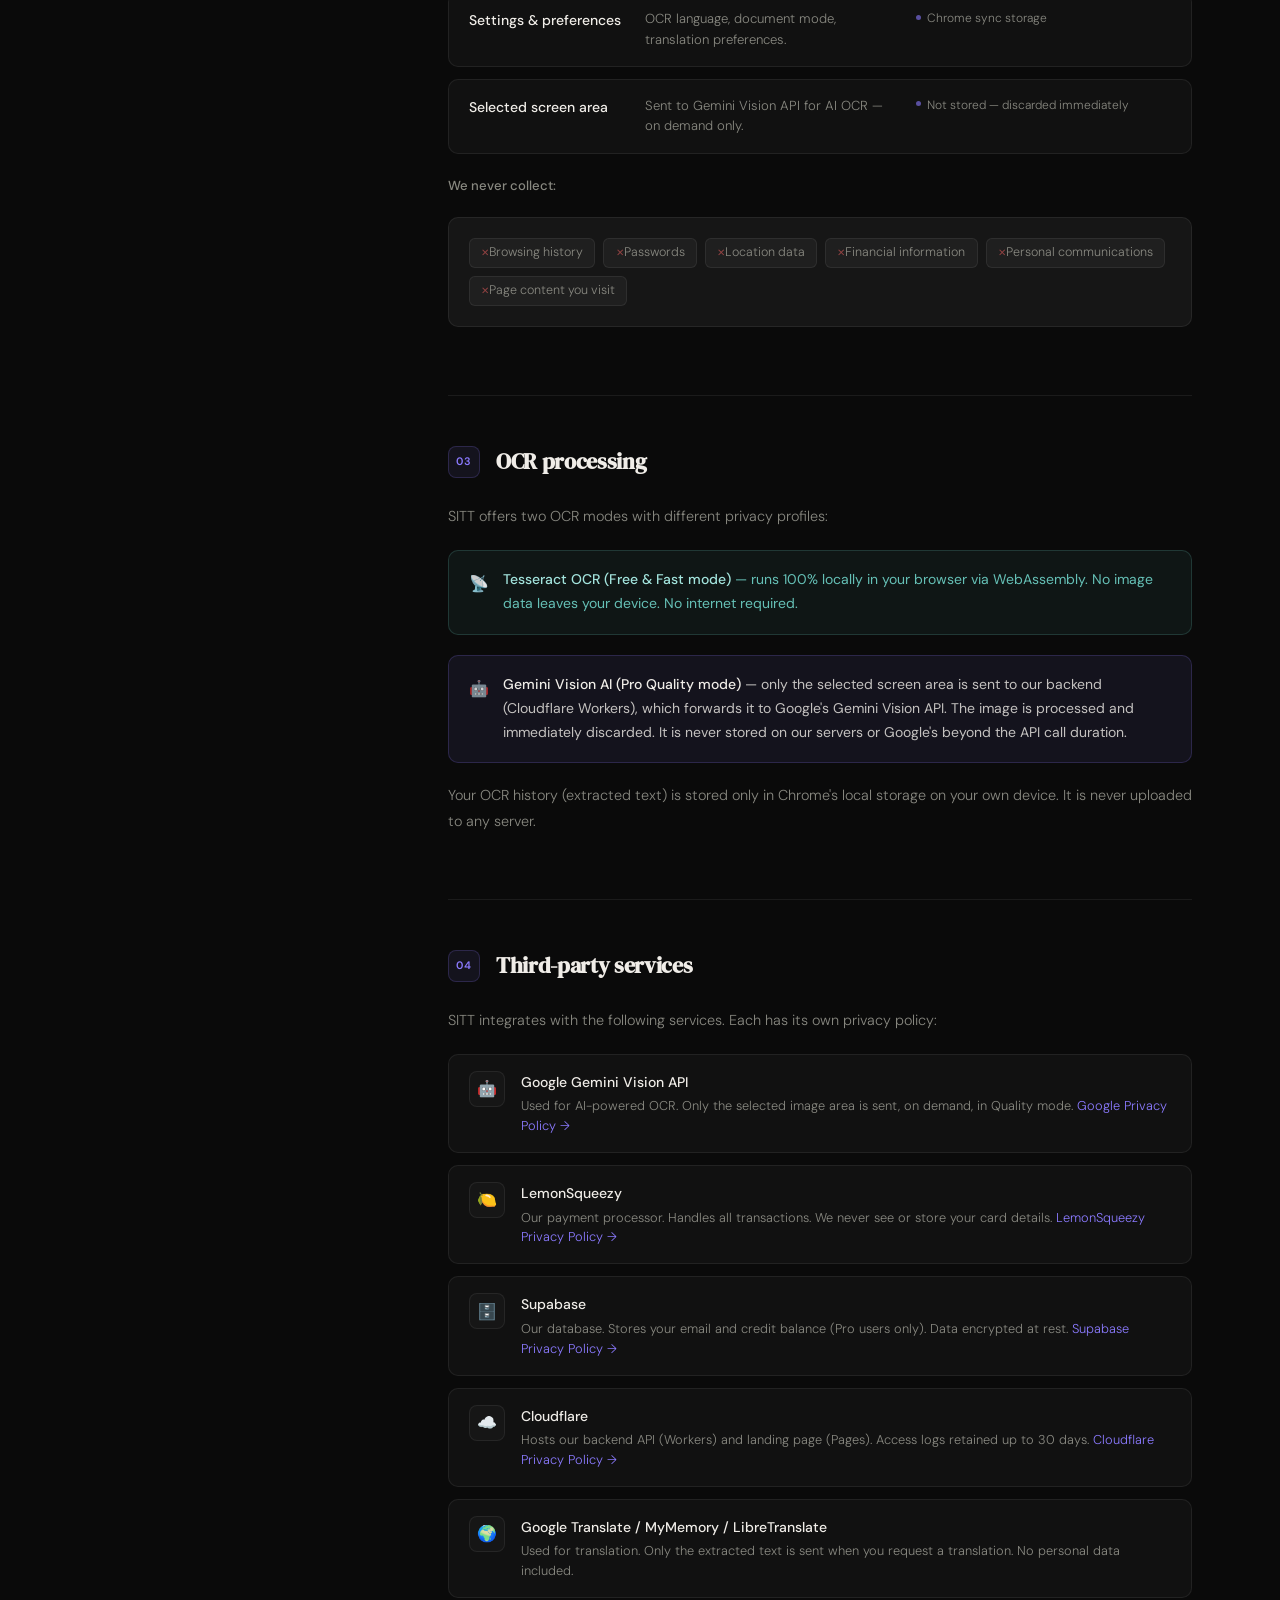
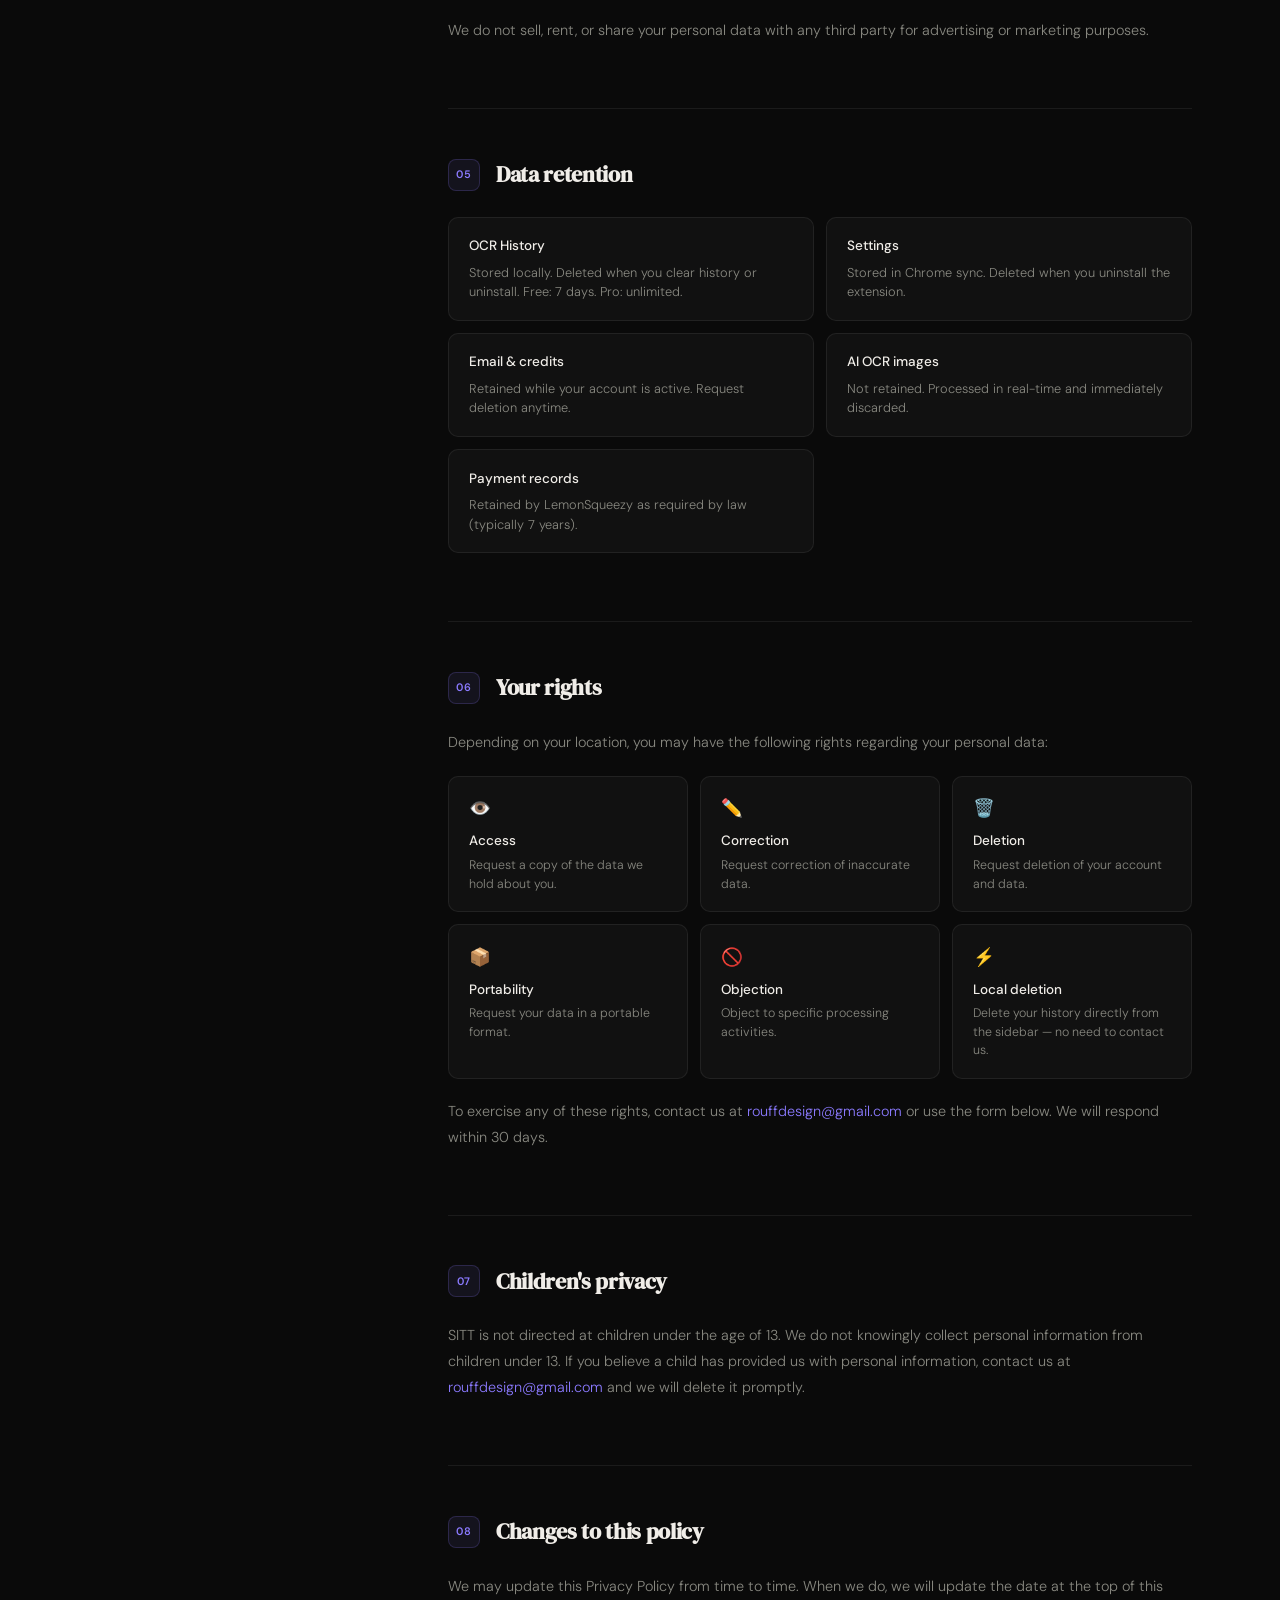
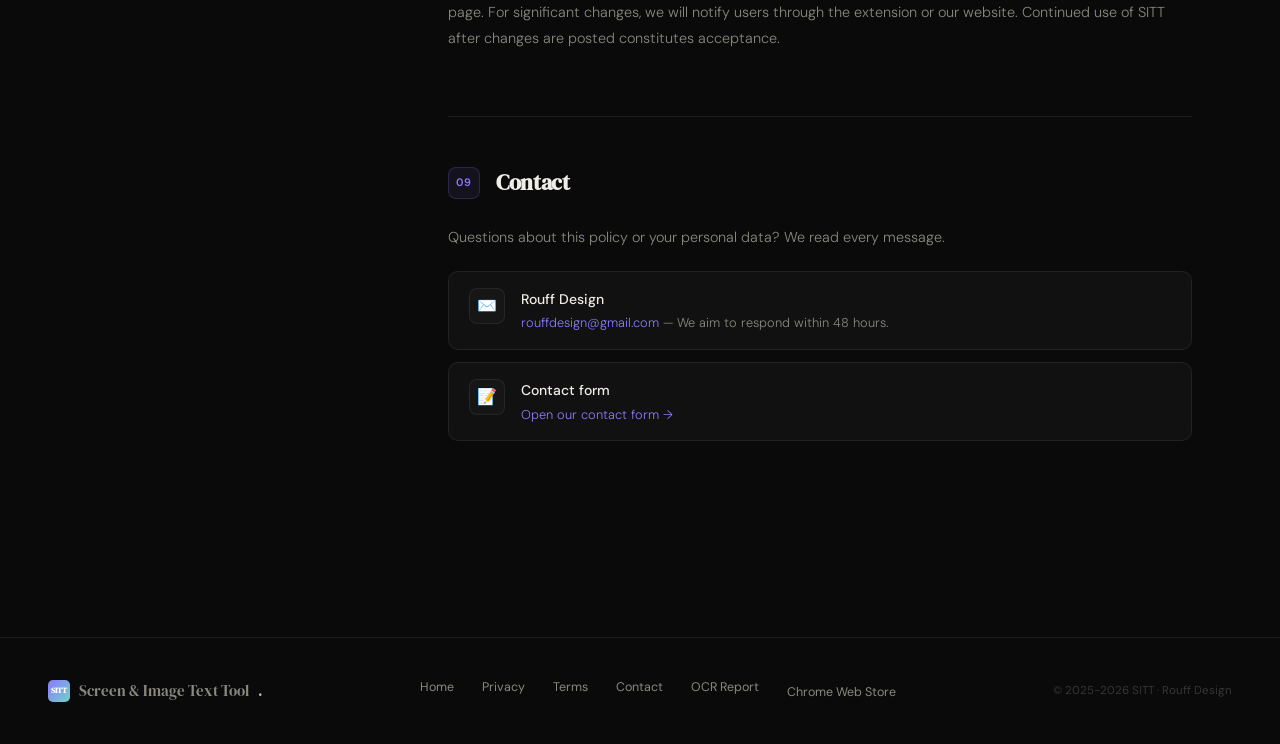
<file: privacy.html>
<!DOCTYPE html>
<html lang="en">

<head>
  <meta charset="UTF-8">
  <meta name="viewport" content="width=device-width, initial-scale=1.0">
  <title>Privacy — SITT</title>
  <link rel="icon" type="image/svg+xml"
    href="data:image/svg+xml,<svg xmlns='http://www.w3.org/2000/svg' viewBox='0 0 64 64'><defs><linearGradient id='g' x1='0%25' y1='0%25' x2='100%25' y2='100%25'><stop offset='0%25' stop-color='%238b7aff'/><stop offset='100%25' stop-color='%236fd3c8'/></linearGradient></defs><rect width='64' height='64' rx='14' fill='url(%23g)'/><text x='32' y='44' font-family='Georgia,serif' font-size='22' font-weight='bold' fill='white' text-anchor='middle' letter-spacing='1'>SITT</text></svg>">
  <link rel="preconnect" href="https://fonts.googleapis.com">
  <link
    href="https://fonts.googleapis.com/css2?family=DM+Serif+Display:ital@0;1&family=DM+Sans:wght@300;400;500&display=swap"
    rel="stylesheet">
  <style>
    *,
    *::before,
    *::after {
      box-sizing: border-box;
      margin: 0;
      padding: 0;
    }

    :root {
      --bg: #0a0a0a;
      --surface: #111111;
      --surface-2: #161616;
      --border: rgba(255, 255, 255, 0.07);
      --border-hover: rgba(255, 255, 255, 0.16);
      --text: #f0ede8;
      --muted: #888880;
      --accent: #c8b89a;
      --accent-dim: rgba(200, 184, 154, 0.10);
      --pro: #8b7aff;
      --pro-end: #6fd3c8;
      --pro-dim: rgba(139, 122, 255, 0.08);
      --pro-border: rgba(139, 122, 255, 0.2);
      --green: #a3c4a8;
    }

    html {
      scroll-behavior: smooth;
    }

    body {
      font-family: 'DM Sans', sans-serif;
      background: var(--bg);
      color: var(--text);
      font-size: 16px;
      line-height: 1.6;
      -webkit-font-smoothing: antialiased;
    }

    /* NAV */
    nav {
      position: fixed;
      top: 0;
      left: 0;
      right: 0;
      z-index: 100;
      display: flex;
      align-items: center;
      justify-content: space-between;
      padding: 1.2rem 3rem;
      border-bottom: 1px solid var(--border);
      background: rgba(10, 10, 10, 0.9);
      backdrop-filter: blur(14px);
    }

    .nav-logo {
      display: flex;
      align-items: center;
      gap: 0.65rem;
      text-decoration: none;
    }

    .nav-logo-icon {
      width: 28px;
      height: 28px;
      border-radius: 7px;
      background: linear-gradient(135deg, var(--pro), var(--pro-end));
      display: flex;
      align-items: center;
      justify-content: center;
      font-family: 'DM Serif Display', serif;
      font-size: 0.7rem;
      color: white;
      font-weight: bold;
      letter-spacing: 0.05em;
      flex-shrink: 0;
    }

    .nav-logo-name {
      font-family: 'DM Serif Display', serif;
      font-size: 1.05rem;
      color: var(--text);
    }

    .nav-logo-name span {
      color: var(--accent);
    }

    .nav-right {
      display: flex;
      align-items: center;
      gap: 1rem;
    }

    .nav-back {
      font-size: 0.82rem;
      color: var(--muted);
      text-decoration: none;
      transition: color 0.2s;
    }

    .nav-back:hover {
      color: var(--text);
    }

    .lang-toggle {
      display: flex;
      border: 1px solid var(--border);
      border-radius: 6px;
      overflow: hidden;
    }

    .lang-btn {
      background: none;
      border: none;
      cursor: pointer;
      padding: 0.3rem 0.7rem;
      font-family: 'DM Sans', sans-serif;
      font-size: 0.78rem;
      font-weight: 500;
      letter-spacing: 0.05em;
      color: var(--muted);
      transition: all 0.18s;
    }

    .lang-btn.active {
      background: var(--accent-dim);
      color: var(--accent);
    }

    .nav-cta {
      background: var(--text);
      color: var(--bg);
      border: none;
      padding: 0.48rem 1.2rem;
      border-radius: 6px;
      font-family: 'DM Sans', sans-serif;
      font-size: 0.83rem;
      font-weight: 500;
      cursor: pointer;
      transition: opacity 0.2s;
      text-decoration: none;
      display: inline-block;
    }

    .nav-cta:hover {
      opacity: 0.84;
    }

    /* HERO — Split layout */
    .hero {
      padding: 8rem 3rem 0;
      display: grid;
      grid-template-columns: 1fr 1fr;
      gap: 4rem;
      align-items: center;
      max-width: 1200px;
      margin: 0 auto;
      min-height: 60vh;
    }

    .hero-left {
      padding-bottom: 4rem;
    }

    .hero-tag {
      display: inline-flex;
      align-items: center;
      gap: 0.5rem;
      background: var(--pro-dim);
      border: 1px solid var(--pro-border);
      padding: 0.3rem 0.85rem;
      border-radius: 100px;
      font-size: 0.72rem;
      color: var(--pro);
      letter-spacing: 0.08em;
      text-transform: uppercase;
      font-weight: 500;
      margin-bottom: 2rem;
    }

    .hero-tag-dot {
      width: 5px;
      height: 5px;
      border-radius: 50%;
      background: var(--pro);
    }

    .hero h1 {
      font-family: 'DM Serif Display', serif;
      font-size: clamp(2.4rem, 4vw, 3.8rem);
      line-height: 1.05;
      letter-spacing: -0.025em;
      margin-bottom: 1.25rem;
    }

    .hero h1 em {
      font-style: italic;
      color: var(--accent);
    }

    .hero-desc {
      font-size: 1rem;
      color: var(--muted);
      font-weight: 300;
      line-height: 1.75;
      max-width: 420px;
      margin-bottom: 2.5rem;
    }

    .hero-meta {
      display: flex;
      align-items: center;
      gap: 1.5rem;
      flex-wrap: wrap;
    }

    .meta-item {
      display: flex;
      align-items: center;
      gap: 0.5rem;
      font-size: 0.78rem;
      color: var(--muted);
    }

    .meta-dot {
      width: 4px;
      height: 4px;
      border-radius: 50%;
      background: var(--pro-end);
    }

    /* Right side — big stat cards */
    .hero-right {
      display: grid;
      grid-template-columns: 1fr 1fr;
      gap: 1rem;
      padding-bottom: 4rem;
    }

    .stat-card {
      background: var(--surface);
      border: 1px solid var(--border);
      border-radius: 14px;
      padding: 1.75rem;
      transition: border-color 0.2s, transform 0.2s;
      position: relative;
      overflow: hidden;
    }

    .stat-card::before {
      content: '';
      position: absolute;
      top: 0;
      left: 0;
      right: 0;
      height: 2px;
      background: linear-gradient(90deg, var(--pro), var(--pro-end));
      opacity: 0;
      transition: opacity 0.2s;
    }

    .stat-card:hover {
      border-color: var(--pro-border);
      transform: translateY(-3px);
    }

    .stat-card:hover::before {
      opacity: 1;
    }

    .stat-card.full {
      grid-column: 1 / -1;
    }

    .stat-icon {
      font-size: 1.4rem;
      margin-bottom: 0.75rem;
      display: block;
    }

    .stat-value {
      font-family: 'DM Serif Display', serif;
      font-size: 1.75rem;
      background: linear-gradient(135deg, var(--pro), var(--pro-end));
      -webkit-background-clip: text;
      -webkit-text-fill-color: transparent;
      background-clip: text;
      line-height: 1;
      margin-bottom: 0.35rem;
    }

    .stat-label {
      font-size: 0.8rem;
      color: var(--muted);
      font-weight: 300;
      line-height: 1.5;
    }

    /* DIVIDER */
    .full-divider {
      border: none;
      border-top: 1px solid var(--border);
      margin: 0;
    }

    /* MAIN GRID */
    .privacy-main {
      max-width: 1200px;
      margin: 0 auto;
      padding: 5rem 3rem 8rem;
      display: grid;
      grid-template-columns: 280px 1fr;
      gap: 5rem;
      align-items: start;
    }

    /* STICKY NAV */
    .privacy-nav {
      position: sticky;
      top: 100px;
    }

    .pnav-title {
      font-size: 0.65rem;
      letter-spacing: 0.12em;
      text-transform: uppercase;
      color: var(--accent);
      margin-bottom: 1.25rem;
    }

    .pnav-list {
      list-style: none;
      display: flex;
      flex-direction: column;
      gap: 0;
    }

    .pnav-item a {
      display: flex;
      align-items: center;
      gap: 0.7rem;
      padding: 0.6rem 0.75rem;
      border-radius: 8px;
      font-size: 0.845rem;
      color: var(--muted);
      text-decoration: none;
      transition: all 0.2s;
      border-left: 2px solid transparent;
    }

    .pnav-item a:hover {
      color: var(--text);
      background: var(--surface);
    }

    .pnav-item a.active {
      color: var(--pro);
      border-left-color: var(--pro);
      background: var(--pro-dim);
    }

    .pnav-num {
      font-size: 0.65rem;
      color: rgba(255, 255, 255, 0.2);
      font-family: 'DM Serif Display', serif;
      font-weight: normal;
      min-width: 1.2rem;
    }

    /* CONTACT BOX in nav */
    .pnav-contact {
      margin-top: 2rem;
      padding: 1.25rem;
      background: var(--surface);
      border: 1px solid var(--border);
      border-radius: 12px;
    }

    .pnav-contact-title {
      font-size: 0.78rem;
      font-weight: 500;
      color: var(--text);
      margin-bottom: 0.4rem;
    }

    .pnav-contact-desc {
      font-size: 0.73rem;
      color: var(--muted);
      font-weight: 300;
      line-height: 1.5;
      margin-bottom: 0.9rem;
    }

    .pnav-contact-btn {
      display: block;
      text-align: center;
      padding: 0.55rem;
      background: linear-gradient(135deg, var(--pro), var(--pro-end));
      color: white;
      text-decoration: none;
      border-radius: 7px;
      font-size: 0.78rem;
      font-weight: 500;
      transition: opacity 0.2s;
    }

    .pnav-contact-btn:hover {
      opacity: 0.88;
    }

    .pnav-email {
      margin-top: 0.6rem;
      text-align: center;
      font-size: 0.7rem;
      color: var(--muted);
    }

    .pnav-email a {
      color: var(--pro);
      text-decoration: none;
    }

    .pnav-email a:hover {
      text-decoration: underline;
    }

    /* CONTENT */
    .privacy-content {
      display: flex;
      flex-direction: column;
      gap: 0;
    }

    /* SECTION CARDS */
    .psec {
      padding: 3rem 0;
      border-bottom: 1px solid var(--border);
    }

    .psec:last-child {
      border-bottom: none;
    }

    .psec-header {
      display: flex;
      align-items: center;
      gap: 1rem;
      margin-bottom: 1.5rem;
    }

    .psec-num {
      width: 32px;
      height: 32px;
      border-radius: 8px;
      flex-shrink: 0;
      background: var(--pro-dim);
      border: 1px solid var(--pro-border);
      display: flex;
      align-items: center;
      justify-content: center;
      font-size: 0.68rem;
      font-weight: 600;
      color: var(--pro);
      letter-spacing: 0.05em;
    }

    .psec h2 {
      font-family: 'DM Serif Display', serif;
      font-size: 1.4rem;
      letter-spacing: -0.015em;
      color: var(--text);
    }

    .psec p {
      font-size: 0.9rem;
      color: var(--muted);
      font-weight: 300;
      line-height: 1.8;
      margin-bottom: 1rem;
    }

    .psec p:last-child {
      margin-bottom: 0;
    }

    .psec p a {
      color: var(--pro);
      text-decoration: none;
    }

    .psec p a:hover {
      text-decoration: underline;
    }

    /* INLINE CALLOUTS */
    .callout {
      display: flex;
      gap: 0.9rem;
      align-items: flex-start;
      padding: 1.1rem 1.25rem;
      border-radius: 10px;
      margin: 1.25rem 0;
      font-size: 0.875rem;
      line-height: 1.7;
    }

    .callout.green {
      background: rgba(111, 211, 200, 0.06);
      border: 1px solid rgba(111, 211, 200, 0.18);
      color: rgba(111, 211, 200, 0.9);
    }

    .callout.purple {
      background: var(--pro-dim);
      border: 1px solid var(--pro-border);
      color: rgba(240, 237, 232, 0.8);
    }

    .callout-icon {
      font-size: 1rem;
      flex-shrink: 0;
      margin-top: 0.1rem;
    }

    .callout strong {
      font-weight: 500;
    }

    .callout.green strong {
      color: #a3e4dd;
    }

    .callout.purple strong {
      color: var(--text);
    }

    /* DATA CARDS (instead of boring tables) */
    .data-cards {
      display: flex;
      flex-direction: column;
      gap: 0.75rem;
      margin: 1.25rem 0;
    }

    .data-card {
      background: var(--surface);
      border: 1px solid var(--border);
      border-radius: 10px;
      padding: 1rem 1.25rem;
      display: grid;
      grid-template-columns: 160px 1fr 1fr;
      gap: 1rem;
      align-items: start;
      transition: border-color 0.2s;
    }

    .data-card:hover {
      border-color: var(--border-hover);
    }

    .dc-name {
      font-size: 0.875rem;
      font-weight: 500;
      color: var(--text);
    }

    .dc-why {
      font-size: 0.82rem;
      color: var(--muted);
      font-weight: 300;
      line-height: 1.55;
    }

    .dc-where {
      font-size: 0.75rem;
      color: var(--muted);
      font-weight: 300;
      display: flex;
      align-items: flex-start;
      gap: 0.4rem;
    }

    .dc-where-dot {
      width: 5px;
      height: 5px;
      border-radius: 50%;
      background: var(--pro);
      flex-shrink: 0;
      margin-top: 0.35rem;
      opacity: 0.6;
    }

    /* RETENTION CARDS */
    .retention-cards {
      display: grid;
      grid-template-columns: 1fr 1fr;
      gap: 0.75rem;
      margin: 1.25rem 0;
    }

    .ret-card {
      background: var(--surface);
      border: 1px solid var(--border);
      border-radius: 10px;
      padding: 1.1rem 1.25rem;
      transition: border-color 0.2s;
    }

    .ret-card:hover {
      border-color: var(--border-hover);
    }

    .ret-name {
      font-size: 0.845rem;
      font-weight: 500;
      color: var(--text);
      margin-bottom: 0.35rem;
    }

    .ret-val {
      font-size: 0.8rem;
      color: var(--muted);
      font-weight: 300;
      line-height: 1.55;
    }

    /* THIRD PARTY LIST */
    .tp-list {
      display: flex;
      flex-direction: column;
      gap: 0.75rem;
      margin: 1.25rem 0;
    }

    .tp-item {
      background: var(--surface);
      border: 1px solid var(--border);
      border-radius: 10px;
      padding: 1rem 1.25rem;
      display: flex;
      align-items: flex-start;
      gap: 1rem;
      transition: border-color 0.2s;
    }

    .tp-item:hover {
      border-color: var(--border-hover);
    }

    .tp-logo {
      width: 36px;
      height: 36px;
      border-radius: 8px;
      background: var(--surface-2);
      border: 1px solid var(--border);
      display: flex;
      align-items: center;
      justify-content: center;
      font-size: 1rem;
      flex-shrink: 0;
    }

    .tp-name {
      font-size: 0.875rem;
      font-weight: 500;
      color: var(--text);
      margin-bottom: 0.2rem;
    }

    .tp-desc {
      font-size: 0.8rem;
      color: var(--muted);
      font-weight: 300;
      line-height: 1.55;
    }

    .tp-desc a {
      color: var(--pro);
      text-decoration: none;
    }

    .tp-desc a:hover {
      text-decoration: underline;
    }

    /* RIGHTS GRID */
    .rights-grid {
      display: grid;
      grid-template-columns: repeat(3, 1fr);
      gap: 0.75rem;
      margin: 1.25rem 0;
    }

    .right-card {
      background: var(--surface);
      border: 1px solid var(--border);
      border-radius: 10px;
      padding: 1.1rem 1.25rem;
      transition: all 0.2s;
      cursor: default;
    }

    .right-card:hover {
      border-color: var(--pro-border);
      transform: translateY(-2px);
    }

    .right-icon {
      font-size: 1.1rem;
      margin-bottom: 0.5rem;
      display: block;
    }

    .right-name {
      font-size: 0.845rem;
      font-weight: 500;
      color: var(--text);
      margin-bottom: 0.25rem;
    }

    .right-desc {
      font-size: 0.775rem;
      color: var(--muted);
      font-weight: 300;
      line-height: 1.5;
    }

    /* NEVER COLLECT BOX */
    .never-box {
      background: var(--surface-2);
      border: 1px solid var(--border);
      border-radius: 10px;
      padding: 1.25rem;
      display: flex;
      flex-wrap: wrap;
      gap: 0.5rem;
      margin: 1.25rem 0;
    }

    .never-tag {
      background: rgba(255, 255, 255, 0.04);
      border: 1px solid var(--border);
      border-radius: 6px;
      padding: 0.25rem 0.7rem;
      font-size: 0.78rem;
      color: var(--muted);
      font-weight: 300;
      display: flex;
      align-items: center;
      gap: 0.4rem;
    }

    .never-tag::before {
      content: '✕';
      font-size: 0.6rem;
      color: rgba(255, 100, 100, 0.5);
    }

    /* FOOTER */
    footer {
      border-top: 1px solid var(--border);
      padding: 2.5rem 3rem;
      display: flex;
      align-items: center;
      justify-content: space-between;
      flex-wrap: wrap;
      gap: 1rem;
    }

    .footer-logo {
      display: flex;
      align-items: center;
      gap: 0.55rem;
      font-family: 'DM Serif Display', serif;
      font-size: 0.95rem;
      color: var(--muted);
    }

    .footer-logo-icon {
      width: 22px;
      height: 22px;
      border-radius: 5px;
      background: linear-gradient(135deg, var(--pro), var(--pro-end));
      display: flex;
      align-items: center;
      justify-content: center;
      font-size: 0.52rem;
      font-weight: bold;
      color: white;
      font-family: 'DM Serif Display', serif;
    }

    .footer-logo span {
      color: var(--accent);
    }

    .footer-links {
      display: flex;
      gap: 1.75rem;
      list-style: none;
    }

    .footer-links a {
      font-size: 0.78rem;
      color: var(--muted);
      text-decoration: none;
      transition: color 0.2s;
    }

    .footer-links a:hover {
      color: var(--text);
    }

    .footer-copy {
      font-size: 0.72rem;
      color: rgba(255, 255, 255, 0.18);
    }

    /* LANG */
    [data-lang] {
      display: none;
    }

    .lang-en [data-lang="en"] {
      display: block;
    }

    .lang-fr [data-lang="fr"] {
      display: block;
    }

    span[data-lang] {
      display: none;
    }

    .lang-en span[data-lang="en"] {
      display: inline;
    }

    .lang-fr span[data-lang="fr"] {
      display: inline;
    }

    /* RESPONSIVE */
    @media (max-width: 900px) {
      .hero {
        grid-template-columns: 1fr;
        gap: 3rem;
      }

      .hero-right {
        grid-template-columns: repeat(2, 1fr);
      }

      .privacy-main {
        grid-template-columns: 1fr;
      }

      .privacy-nav {
        position: static;
      }

      .data-card {
        grid-template-columns: 1fr;
        gap: 0.5rem;
      }

      .rights-grid {
        grid-template-columns: repeat(2, 1fr);
      }

      .retention-cards {
        grid-template-columns: 1fr;
      }
    }

    @media (max-width: 768px) {
      nav {
        padding: 1rem 1.5rem;
      }

      .hero {
        padding: 7rem 1.5rem 0;
      }

      .privacy-main {
        padding: 3rem 1.5rem 6rem;
        gap: 3rem;
      }

      footer {
        flex-direction: column;
        text-align: center;
        gap: 1.25rem;
      }

      .rights-grid {
        grid-template-columns: 1fr;
      }
    }
  </style>
</head>

<body class="lang-en">

  <!-- NAV -->
  <nav>
    <a href="/" class="nav-logo">
      <div class="nav-logo-icon">SITT</div>
      <span class="nav-logo-name">SITT<span>.</span></span>
    </a>
    <div class="nav-right">
      <a href="/" class="nav-back">
        <span data-lang="en">← Back</span>
        <span data-lang="fr">← Retour</span>
      </a>
      <div class="lang-toggle">
        <button class="lang-btn active" onclick="setLang('en')">EN</button>
        <button class="lang-btn" onclick="setLang('fr')">FR</button>
      </div>
      <a href="https://chromewebstore.google.com/detail/sitt/joenimodijoophmdlgpgblkjfgenplgg" target="_blank"
        class="nav-cta">
        <span data-lang="en">Add to Chrome</span>
        <span data-lang="fr">Ajouter à Chrome</span>
      </a>
    </div>
  </nav>

  <!-- HERO -->
  <div class="hero">
    <div class="hero-left">
      <div class="hero-tag">
        <span class="hero-tag-dot"></span>
        <span data-lang="en">Legal · Privacy</span>
        <span data-lang="fr">Légal · Confidentialité</span>
      </div>
      <h1 data-lang="en">Your data, <em>explained</em> honestly.</h1>
      <h1 data-lang="fr">Vos données, <em>expliquées</em> honnêtement.</h1>
      <p class="hero-desc" data-lang="en">No legal jargon. No surprises. We tell you exactly what we collect, why we
        collect it, and how to delete it — all in one place.</p>
      <p class="hero-desc" data-lang="fr">Pas de jargon juridique. Pas de surprises. Nous vous disons exactement ce que
        nous collectons, pourquoi, et comment le supprimer.</p>
      <div class="hero-meta">
        <div class="meta-item"><span class="meta-dot"></span><span data-lang="en">Updated March 2025</span><span
            data-lang="fr">Mis à jour mars 2025</span></div>
        <div class="meta-item"><span class="meta-dot"></span><span data-lang="en">9 sections</span><span
            data-lang="fr">9 sections</span></div>
        <div class="meta-item"><span class="meta-dot"></span><span data-lang="en">~5 min read</span><span
            data-lang="fr">~5 min de lecture</span></div>
      </div>
    </div>

    <div class="hero-right">
      <div class="stat-card">
        <span class="stat-icon">🔒</span>
        <div class="stat-value" data-lang="en">0 sold</div>
        <div class="stat-value" data-lang="fr">0 vendu</div>
        <div class="stat-label" data-lang="en">Data sold to third parties. Ever.</div>
        <div class="stat-label" data-lang="fr">Données vendues à des tiers. Jamais.</div>
      </div>
      <div class="stat-card">
        <span class="stat-icon">📡</span>
        <div class="stat-value">100%</div>
        <div class="stat-label" data-lang="en">of OCR runs locally, in your browser.</div>
        <div class="stat-label" data-lang="fr">de l'OCR tourne localement, dans votre navigateur.</div>
      </div>
      <div class="stat-card">
        <span class="stat-icon">🗄️</span>
        <div class="stat-value" data-lang="en">Local</div>
        <div class="stat-value" data-lang="fr">Local</div>
        <div class="stat-label" data-lang="en">Your history stays on your device. Not on our servers.</div>
        <div class="stat-label" data-lang="fr">Votre historique reste sur votre appareil. Pas sur nos serveurs.</div>
      </div>
      <div class="stat-card">
        <span class="stat-icon">✉️</span>
        <div class="stat-value" data-lang="en">1 item</div>
        <div class="stat-value" data-lang="fr">1 élément</div>
        <div class="stat-label" data-lang="en">Only your email — collected on purchase, nothing more.</div>
        <div class="stat-label" data-lang="fr">Seulement votre email — collecté à l'achat, rien de plus.</div>
      </div>
    </div>
  </div>

  <hr class="full-divider">

  <!-- MAIN CONTENT -->
  <div class="privacy-main">

    <!-- STICKY NAV -->
    <div class="privacy-nav">
      <div class="pnav-title">
        <span data-lang="en">Jump to</span>
        <span data-lang="fr">Aller à</span>
      </div>
      <ul class="pnav-list">
        <li class="pnav-item"><a href="#overview"><span class="pnav-num">01</span><span
              data-lang="en">Overview</span><span data-lang="fr">Vue d'ensemble</span></a></li>
        <li class="pnav-item"><a href="#data-collected"><span class="pnav-num">02</span><span data-lang="en">Data
              collected</span><span data-lang="fr">Données collectées</span></a></li>
        <li class="pnav-item"><a href="#ocr"><span class="pnav-num">03</span><span data-lang="en">OCR
              processing</span><span data-lang="fr">Traitement OCR</span></a></li>
        <li class="pnav-item"><a href="#third-parties"><span class="pnav-num">04</span><span data-lang="en">Third
              parties</span><span data-lang="fr">Services tiers</span></a></li>
        <li class="pnav-item"><a href="#retention"><span class="pnav-num">05</span><span data-lang="en">Data
              retention</span><span data-lang="fr">Conservation</span></a></li>
        <li class="pnav-item"><a href="#rights"><span class="pnav-num">06</span><span data-lang="en">Your
              rights</span><span data-lang="fr">Vos droits</span></a></li>
        <li class="pnav-item"><a href="#children"><span class="pnav-num">07</span><span
              data-lang="en">Children</span><span data-lang="fr">Enfants</span></a></li>
        <li class="pnav-item"><a href="#changes"><span class="pnav-num">08</span><span
              data-lang="en">Changes</span><span data-lang="fr">Modifications</span></a></li>
        <li class="pnav-item"><a href="#contact"><span class="pnav-num">09</span><span
              data-lang="en">Contact</span><span data-lang="fr">Contact</span></a></li>
      </ul>

      <div class="pnav-contact">
        <div class="pnav-contact-title" data-lang="en">Questions about your data?</div>
        <div class="pnav-contact-title" data-lang="fr">Questions sur vos données ?</div>
        <div class="pnav-contact-desc" data-lang="en">We respond within 48 hours.</div>
        <div class="pnav-contact-desc" data-lang="fr">Nous répondons sous 48 heures.</div>
        <!-- ✅ CORRECTION 1 : /contact au lieu du Google Form -->
        <a href="/contact" class="pnav-contact-btn">
          <span data-lang="en">Contact us →</span>
          <span data-lang="fr">Nous contacter →</span>
        </a>
        <div class="pnav-email"><a href="mailto:rouffdesign@gmail.com">rouffdesign@gmail.com</a></div>
      </div>
    </div>

    <!-- CONTENT -->
    <div class="privacy-content">

      <!-- 01 OVERVIEW -->
      <div class="psec" id="overview">
        <div class="psec-header">
          <div class="psec-num">01</div>
          <h2 data-lang="en">Overview</h2>
          <h2 data-lang="fr">Vue d'ensemble</h2>
        </div>

        <div class="callout green">
          <span class="callout-icon">🔒</span>
          <div>
            <span data-lang="en"><strong>Short version:</strong> SITT processes images locally in your browser. We never
              sell your data. The only personal info we collect is your email when you buy AI credits — handled securely
              by LemonSqueezy and Supabase.</span>
            <span data-lang="fr"><strong>En résumé :</strong> SITT traite les images localement dans votre navigateur.
              Nous ne vendons jamais vos données. La seule information personnelle collectée est votre email lors d'un
              achat de crédits IA — géré de manière sécurisée par LemonSqueezy et Supabase.</span>
          </div>
        </div>

        <p data-lang="en">SITT ("Screen & Image Text Tool") is a Chrome extension developed by Rouff Design. This
          Privacy Policy explains what data we collect, why, and how we handle it when you use our extension and website
          at <strong>sitt-landing.pages.dev</strong>.</p>
        <p data-lang="fr">SITT ("Screen & Image Text Tool") est une extension Chrome développée par Rouff Design. Cette
          politique explique quelles données nous collectons, pourquoi, et comment nous les traitons lorsque vous
          utilisez notre extension et site <strong>sitt-landing.pages.dev</strong>.</p>

        <p data-lang="en">By installing and using SITT, you agree to the practices described in this policy. If you do
          not agree, please uninstall the extension.</p>
        <p data-lang="fr">En installant et utilisant SITT, vous acceptez les pratiques décrites ici. Si vous n'êtes pas
          d'accord, veuillez désinstaller l'extension.</p>
      </div>

      <!-- 02 DATA COLLECTED -->
      <div class="psec" id="data-collected">
        <div class="psec-header">
          <div class="psec-num">02</div>
          <h2 data-lang="en">Data we collect</h2>
          <h2 data-lang="fr">Données que nous collectons</h2>
        </div>

        <p data-lang="en">We collect the minimum required to operate. Here is the complete breakdown:</p>
        <p data-lang="fr">Nous collectons le minimum nécessaire au fonctionnement. Voici le détail complet :</p>

        <div class="data-cards">
          <div class="data-card">
            <div class="dc-name" data-lang="en">Email address</div>
            <div class="dc-name" data-lang="fr">Adresse email</div>
            <div class="dc-why" data-lang="en">To link your AI credits to your purchase. Pro users only.</div>
            <div class="dc-why" data-lang="fr">Pour lier vos crédits IA à votre achat. Utilisateurs Pro uniquement.
            </div>
            <div class="dc-where"><span class="dc-where-dot"></span><span data-lang="en">Supabase
                (encrypted)</span><span data-lang="fr">Supabase (chiffré)</span></div>
          </div>
          <div class="data-card">
            <div class="dc-name" data-lang="en">Extension ID</div>
            <div class="dc-name" data-lang="fr">ID d'extension</div>
            <div class="dc-why" data-lang="en">Anonymous device identifier to manage your credit balance.</div>
            <div class="dc-why" data-lang="fr">Identifiant anonyme pour gérer votre solde de crédits.</div>
            <div class="dc-where"><span class="dc-where-dot"></span><span data-lang="en">Supabase + Chrome
                storage</span><span data-lang="fr">Supabase + stockage Chrome</span></div>
          </div>
          <div class="data-card">
            <div class="dc-name" data-lang="en">Credit balance</div>
            <div class="dc-name" data-lang="fr">Solde de crédits</div>
            <div class="dc-why" data-lang="en">To track and display your remaining AI credits.</div>
            <div class="dc-why" data-lang="fr">Pour suivre et afficher vos crédits IA restants.</div>
            <div class="dc-where"><span class="dc-where-dot"></span><span data-lang="en">Supabase + Chrome
                storage</span><span data-lang="fr">Supabase + stockage Chrome</span></div>
          </div>
          <div class="data-card">
            <div class="dc-name" data-lang="en">OCR history</div>
            <div class="dc-name" data-lang="fr">Historique OCR</div>
            <div class="dc-why" data-lang="en">To display your past captures in the sidebar.</div>
            <div class="dc-why" data-lang="fr">Pour afficher vos captures passées dans la sidebar.</div>
            <div class="dc-where"><span class="dc-where-dot"></span><span data-lang="en">Your device only</span><span
                data-lang="fr">Votre appareil uniquement</span></div>
          </div>
          <div class="data-card">
            <div class="dc-name" data-lang="en">Settings & preferences</div>
            <div class="dc-name" data-lang="fr">Paramètres</div>
            <div class="dc-why" data-lang="en">OCR language, document mode, translation preferences.</div>
            <div class="dc-why" data-lang="fr">Langue OCR, mode document, préférences de traduction.</div>
            <div class="dc-where"><span class="dc-where-dot"></span><span data-lang="en">Chrome sync storage</span><span
                data-lang="fr">Chrome sync storage</span></div>
          </div>
          <div class="data-card">
            <div class="dc-name" data-lang="en">Selected screen area</div>
            <div class="dc-name" data-lang="fr">Zone d'écran sélectionnée</div>
            <div class="dc-why" data-lang="en">Sent to Gemini Vision API for AI OCR — on demand only.</div>
            <div class="dc-why" data-lang="fr">Envoyée à l'API Gemini Vision pour l'OCR IA — à la demande uniquement.
            </div>
            <div class="dc-where"><span class="dc-where-dot"></span><span data-lang="en">Not stored — discarded
                immediately</span><span data-lang="fr">Non stockée — supprimée immédiatement</span></div>
          </div>
        </div>

        <p data-lang="en" style="font-size:0.82rem;color:var(--muted);font-weight:500;margin-top:0.5rem;">We never
          collect:</p>
        <p data-lang="fr" style="font-size:0.82rem;color:var(--muted);font-weight:500;margin-top:0.5rem;">Nous ne
          collectons jamais :</p>
        <div class="never-box">
          <span class="never-tag" data-lang="en">Browsing history</span>
          <span class="never-tag" data-lang="fr">Historique de navigation</span>
          <span class="never-tag" data-lang="en">Passwords</span>
          <span class="never-tag" data-lang="fr">Mots de passe</span>
          <span class="never-tag" data-lang="en">Location data</span>
          <span class="never-tag" data-lang="fr">Données de localisation</span>
          <span class="never-tag" data-lang="en">Financial information</span>
          <span class="never-tag" data-lang="fr">Informations financières</span>
          <span class="never-tag" data-lang="en">Personal communications</span>
          <span class="never-tag" data-lang="fr">Communications personnelles</span>
          <span class="never-tag" data-lang="en">Page content you visit</span>
          <span class="never-tag" data-lang="fr">Contenu des pages visitées</span>
        </div>
      </div>

      <!-- 03 OCR -->
      <div class="psec" id="ocr">
        <div class="psec-header">
          <div class="psec-num">03</div>
          <h2 data-lang="en">OCR processing</h2>
          <h2 data-lang="fr">Traitement OCR</h2>
        </div>

        <p data-lang="en">SITT offers two OCR modes with different privacy profiles:</p>
        <p data-lang="fr">SITT propose deux modes OCR avec des profils de confidentialité différents :</p>

        <div class="callout green">
          <span class="callout-icon">📡</span>
          <div>
            <span data-lang="en"><strong>Tesseract OCR (Free & Fast mode)</strong> — runs 100% locally in your browser
              via WebAssembly. No image data leaves your device. No internet required.</span>
            <span data-lang="fr"><strong>Tesseract OCR (mode Gratuit & Rapide)</strong> — tourne 100% localement dans
              votre navigateur via WebAssembly. Aucune donnée d'image ne quitte votre appareil. Aucune connexion
              internet requise.</span>
          </div>
        </div>

        <div class="callout purple">
          <span class="callout-icon">🤖</span>
          <div>
            <span data-lang="en"><strong>Gemini Vision AI (Pro Quality mode)</strong> — only the selected screen area is
              sent to our backend (Cloudflare Workers), which forwards it to Google's Gemini Vision API. The image is processed and
              immediately discarded. It is never stored on our servers or Google's beyond the API call duration.</span>
            <span data-lang="fr"><strong>Gemini Vision IA (mode Qualité Pro)</strong> — seule la zone sélectionnée est
              envoyée à notre backend (Cloudflare Workers), qui la transmet à l'API Gemini Vision de Google. L'image est traitée
              puis immédiatement supprimée. Elle n'est jamais stockée sur nos serveurs ni ceux de Google au-delà de la
              durée de l'appel API.</span>
          </div>
        </div>

        <p data-lang="en">Your OCR history (extracted text) is stored only in Chrome's local storage on your own device.
          It is never uploaded to any server.</p>
        <p data-lang="fr">Votre historique OCR (texte extrait) est stocké uniquement dans le stockage local de Chrome
          sur votre propre appareil. Il n'est jamais téléchargé sur un serveur.</p>
      </div>

      <!-- 04 THIRD PARTIES -->
      <div class="psec" id="third-parties">
        <div class="psec-header">
          <div class="psec-num">04</div>
          <h2 data-lang="en">Third-party services</h2>
          <h2 data-lang="fr">Services tiers</h2>
        </div>

        <p data-lang="en">SITT integrates with the following services. Each has its own privacy policy:</p>
        <p data-lang="fr">SITT s'intègre avec les services suivants. Chacun dispose de sa propre politique de
          confidentialité :</p>

        <div class="tp-list">
          <div class="tp-item">
            <div class="tp-logo">🤖</div>
            <div>
              <div class="tp-name">Google Gemini Vision API</div>
              <div class="tp-desc" data-lang="en">Used for AI-powered OCR. Only the selected image area is sent, on
                demand, in Quality mode. <a href="https://policies.google.com/privacy" target="_blank">Google Privacy
                  Policy →</a></div>
              <div class="tp-desc" data-lang="fr">Utilisée pour l'OCR IA. Seule la zone sélectionnée est envoyée, à la
                demande, en mode Qualité. <a href="https://policies.google.com/privacy" target="_blank">Politique de
                  Google →</a></div>
            </div>
          </div>
          <div class="tp-item">
            <div class="tp-logo">🍋</div>
            <div>
              <div class="tp-name">LemonSqueezy</div>
              <div class="tp-desc" data-lang="en">Our payment processor. Handles all transactions. We never see or store
                your card details. <a href="https://www.lemonsqueezy.com/privacy" target="_blank">LemonSqueezy Privacy
                  Policy →</a></div>
              <div class="tp-desc" data-lang="fr">Notre processeur de paiement. Gère toutes les transactions. Nous ne
                voyons jamais vos coordonnées bancaires. <a href="https://www.lemonsqueezy.com/privacy"
                  target="_blank">Politique de LemonSqueezy →</a></div>
            </div>
          </div>
          <div class="tp-item">
            <div class="tp-logo">🗄️</div>
            <div>
              <div class="tp-name">Supabase</div>
              <div class="tp-desc" data-lang="en">Our database. Stores your email and credit balance (Pro users only).
                Data encrypted at rest. <a href="https://supabase.com/privacy" target="_blank">Supabase Privacy Policy
                  →</a></div>
              <div class="tp-desc" data-lang="fr">Notre base de données. Stocke votre email et solde de crédits (Pro
                uniquement). Données chiffrées. <a href="https://supabase.com/privacy" target="_blank">Politique de
                  Supabase →</a></div>
            </div>
          </div>
          <div class="tp-item">
            <div class="tp-logo">☁️</div>
            <div>
              <div class="tp-name">Cloudflare</div>
              <div class="tp-desc" data-lang="en">Hosts our backend API (Workers) and landing page (Pages). Access logs retained up to 30
                days. <a href="https://www.cloudflare.com/privacypolicy/" target="_blank">Cloudflare Privacy Policy →</a>
              </div>
              <div class="tp-desc" data-lang="fr">Héberge notre backend (Workers) et notre site web (Pages). Journaux d'accès conservés jusqu'à
                30 jours. <a href="https://www.cloudflare.com/privacypolicy/" target="_blank">Politique de Cloudflare →</a>
              </div>
            </div>
          </div>
          <div class="tp-item">
            <div class="tp-logo">🌍</div>
            <div>
              <div class="tp-name">Google Translate / MyMemory / LibreTranslate</div>
              <div class="tp-desc" data-lang="en">Used for translation. Only the extracted text is sent when you request
                a translation. No personal data included.</div>
              <div class="tp-desc" data-lang="fr">Utilisés pour la traduction. Seul le texte extrait est envoyé lors
                d'une demande. Aucune donnée personnelle incluse.</div>
            </div>
          </div>
        </div>

        <p data-lang="en">We do not sell, rent, or share your personal data with any third party for advertising or
          marketing purposes.</p>
        <p data-lang="fr">Nous ne vendons, ne louons ni ne partageons vos données personnelles avec des tiers à des fins
          publicitaires ou marketing.</p>
      </div>

      <!-- 05 RETENTION -->
      <div class="psec" id="retention">
        <div class="psec-header">
          <div class="psec-num">05</div>
          <h2 data-lang="en">Data retention</h2>
          <h2 data-lang="fr">Conservation des données</h2>
        </div>

        <div class="retention-cards">
          <div class="ret-card">
            <div class="ret-name" data-lang="en">OCR History</div>
            <div class="ret-name" data-lang="fr">Historique OCR</div>
            <div class="ret-val" data-lang="en">Stored locally. Deleted when you clear history or uninstall. Free: 7
              days. Pro: unlimited.</div>
            <div class="ret-val" data-lang="fr">Stocké localement. Supprimé si vous effacez l'historique ou
              désinstallez. Gratuit : 7 jours. Pro : illimité.</div>
          </div>
          <div class="ret-card">
            <div class="ret-name" data-lang="en">Settings</div>
            <div class="ret-name" data-lang="fr">Paramètres</div>
            <div class="ret-val" data-lang="en">Stored in Chrome sync. Deleted when you uninstall the extension.</div>
            <div class="ret-val" data-lang="fr">Stocké dans Chrome sync. Supprimé lors de la désinstallation.</div>
          </div>
          <div class="ret-card">
            <div class="ret-name" data-lang="en">Email & credits</div>
            <div class="ret-name" data-lang="fr">Email & crédits</div>
            <div class="ret-val" data-lang="en">Retained while your account is active. Request deletion anytime.</div>
            <div class="ret-val" data-lang="fr">Conservé tant que votre compte est actif. Demandez la suppression à tout
              moment.</div>
          </div>
          <div class="ret-card">
            <div class="ret-name" data-lang="en">AI OCR images</div>
            <div class="ret-name" data-lang="fr">Images OCR IA</div>
            <div class="ret-val" data-lang="en">Not retained. Processed in real-time and immediately discarded.</div>
            <div class="ret-val" data-lang="fr">Non conservées. Traitées en temps réel et immédiatement supprimées.
            </div>
          </div>
          <div class="ret-card">
            <div class="ret-name" data-lang="en">Payment records</div>
            <div class="ret-name" data-lang="fr">Paiements</div>
            <div class="ret-val" data-lang="en">Retained by LemonSqueezy as required by law (typically 7 years).</div>
            <div class="ret-val" data-lang="fr">Conservés par LemonSqueezy conformément à la loi (généralement 7 ans).
            </div>
          </div>
        </div>
      </div>

      <!-- 06 RIGHTS -->
      <div class="psec" id="rights">
        <div class="psec-header">
          <div class="psec-num">06</div>
          <h2 data-lang="en">Your rights</h2>
          <h2 data-lang="fr">Vos droits</h2>
        </div>

        <p data-lang="en">Depending on your location, you may have the following rights regarding your personal data:
        </p>
        <p data-lang="fr">Selon votre localisation, vous pouvez disposer des droits suivants concernant vos données
          personnelles :</p>

        <div class="rights-grid">
          <div class="right-card">
            <span class="right-icon">👁️</span>
            <div class="right-name" data-lang="en">Access</div>
            <div class="right-name" data-lang="fr">Accès</div>
            <div class="right-desc" data-lang="en">Request a copy of the data we hold about you.</div>
            <div class="right-desc" data-lang="fr">Demander une copie des données que nous détenons sur vous.</div>
          </div>
          <div class="right-card">
            <span class="right-icon">✏️</span>
            <div class="right-name" data-lang="en">Correction</div>
            <div class="right-name" data-lang="fr">Rectification</div>
            <div class="right-desc" data-lang="en">Request correction of inaccurate data.</div>
            <div class="right-desc" data-lang="fr">Demander la correction de données inexactes.</div>
          </div>
          <div class="right-card">
            <span class="right-icon">🗑️</span>
            <div class="right-name" data-lang="en">Deletion</div>
            <div class="right-name" data-lang="fr">Suppression</div>
            <div class="right-desc" data-lang="en">Request deletion of your account and data.</div>
            <div class="right-desc" data-lang="fr">Demander la suppression de votre compte et de vos données.</div>
          </div>
          <div class="right-card">
            <span class="right-icon">📦</span>
            <div class="right-name" data-lang="en">Portability</div>
            <div class="right-name" data-lang="fr">Portabilité</div>
            <div class="right-desc" data-lang="en">Request your data in a portable format.</div>
            <div class="right-desc" data-lang="fr">Demander vos données dans un format portable.</div>
          </div>
          <div class="right-card">
            <span class="right-icon">🚫</span>
            <div class="right-name" data-lang="en">Objection</div>
            <div class="right-name" data-lang="fr">Opposition</div>
            <div class="right-desc" data-lang="en">Object to specific processing activities.</div>
            <div class="right-desc" data-lang="fr">Vous opposer à certains traitements de données.</div>
          </div>
          <div class="right-card">
            <span class="right-icon">⚡</span>
            <div class="right-name" data-lang="en">Local deletion</div>
            <div class="right-name" data-lang="fr">Suppression locale</div>
            <div class="right-desc" data-lang="en">Delete your history directly from the sidebar — no need to contact
              us.</div>
            <div class="right-desc" data-lang="fr">Supprimez votre historique directement depuis la sidebar — sans nous
              contacter.</div>
          </div>
        </div>

        <p data-lang="en">To exercise any of these rights, contact us at <a
            href="mailto:rouffdesign@gmail.com">rouffdesign@gmail.com</a> or use the form below. We will respond within
          30 days.</p>
        <p data-lang="fr">Pour exercer ces droits, contactez-nous à <a
            href="mailto:rouffdesign@gmail.com">rouffdesign@gmail.com</a> ou utilisez le formulaire ci-dessous. Nous
          répondrons dans les 30 jours.</p>
      </div>

      <!-- 07 CHILDREN -->
      <div class="psec" id="children">
        <div class="psec-header">
          <div class="psec-num">07</div>
          <h2 data-lang="en">Children's privacy</h2>
          <h2 data-lang="fr">Confidentialité des enfants</h2>
        </div>
        <p data-lang="en">SITT is not directed at children under the age of 13. We do not knowingly collect personal
          information from children under 13. If you believe a child has provided us with personal information, contact
          us at <a href="mailto:rouffdesign@gmail.com">rouffdesign@gmail.com</a> and we will delete it promptly.</p>
        <p data-lang="fr">SITT n'est pas destiné aux enfants de moins de 13 ans. Nous ne collectons pas sciemment
          d'informations personnelles concernant des enfants de moins de 13 ans. Si vous pensez qu'un enfant nous a
          fourni des données, contactez-nous à <a href="mailto:rouffdesign@gmail.com">rouffdesign@gmail.com</a> et nous
          les supprimerons rapidement.</p>
      </div>

      <!-- 08 CHANGES -->
      <div class="psec" id="changes">
        <div class="psec-header">
          <div class="psec-num">08</div>
          <h2 data-lang="en">Changes to this policy</h2>
          <h2 data-lang="fr">Modifications de cette politique</h2>
        </div>
        <p data-lang="en">We may update this Privacy Policy from time to time. When we do, we will update the date at
          the top of this page. For significant changes, we will notify users through the extension or our website.
          Continued use of SITT after changes are posted constitutes acceptance.</p>
        <p data-lang="fr">Nous pouvons mettre à jour cette politique de temps en temps. Le cas échéant, nous mettrons à
          jour la date en haut de cette page. Pour les changements importants, nous notifierons les utilisateurs via
          l'extension ou notre site. La poursuite de l'utilisation de SITT après la publication des modifications
          constitue une acceptation.</p>
      </div>

      <!-- 09 CONTACT -->
      <div class="psec" id="contact">
        <div class="psec-header">
          <div class="psec-num">09</div>
          <h2 data-lang="en">Contact</h2>
          <h2 data-lang="fr">Contact</h2>
        </div>

        <p data-lang="en">Questions about this policy or your personal data? We read every message.</p>
        <p data-lang="fr">Des questions sur cette politique ou vos données personnelles ? Nous lisons chaque message.
        </p>

        <div class="tp-list" style="margin-top:1.25rem;">
          <div class="tp-item">
            <div class="tp-logo">✉️</div>
            <div>
              <div class="tp-name">Rouff Design</div>
              <div class="tp-desc">
                <a href="mailto:rouffdesign@gmail.com">rouffdesign@gmail.com</a>
                <span data-lang="en"> — We aim to respond within 48 hours.</span>
                <span data-lang="fr"> — Nous répondons sous 48 heures.</span>
              </div>
            </div>
          </div>
          <div class="tp-item">
            <div class="tp-logo">📝</div>
            <div>
              <div class="tp-name" data-lang="en">Contact form</div>
              <div class="tp-name" data-lang="fr">Formulaire de contact</div>
              <div class="tp-desc">
                <!-- ✅ CORRECTIONS 2 & 3 : /contact au lieu du Google Form -->
                <a href="/contact" data-lang="en">Open our contact form →</a>
                <a href="/contact" data-lang="fr">Ouvrir notre formulaire de contact →</a>
              </div>
            </div>
          </div>
        </div>
      </div>

    </div><!-- end privacy-content -->
  </div><!-- end privacy-main -->

  <!-- FOOTER -->
  <footer>
    <div class="footer-logo">
      <div class="footer-logo-icon">SITT</div>
      Screen &amp; Image Text Tool<span>.</span>
    </div>
    <ul class="footer-links">
      <li><a href="/" data-lang="en">Home</a><a href="/" data-lang="fr">Accueil</a></li>
      <li><a href="/privacy" data-lang="en">Privacy</a><a href="/privacy" data-lang="fr">Confidentialité</a></li>
      <li><a href="/terms" data-lang="en">Terms</a><a href="/terms" data-lang="fr">CGU</a></li>
      <!-- ✅ CORRECTION 4 : /contact + /report au lieu du Google Form -->
      <li><a href="/contact" data-lang="en">Contact</a><a href="/contact" data-lang="fr">Contact</a></li>
      <li><a href="/report" data-lang="en">OCR Report</a><a href="/report" data-lang="fr">Signalement OCR</a></li>
      <li><a href="https://chromewebstore.google.com/detail/sitt/joenimodijoophmdlgpgblkjfgenplgg"
          target="_blank">Chrome Web Store</a></li>
    </ul>
    <div class="footer-copy">© 2025-2026 SITT · Rouff Design</div>
  </footer>

  <script>
    function setLang(lang) {
      document.body.className = 'lang-' + lang;
      document.querySelectorAll('.lang-btn').forEach(btn => {
        btn.classList.toggle('active', btn.textContent.trim().toLowerCase() === lang);
      });
    }

    // Highlight active nav item on scroll
    const sections = document.querySelectorAll('.psec[id]');
    const navLinks = document.querySelectorAll('.pnav-item a');

    window.addEventListener('scroll', () => {
      let current = '';
      sections.forEach(sec => {
        if (window.scrollY >= sec.offsetTop - 160) current = sec.id;
      });
      navLinks.forEach(a => {
        a.classList.remove('active');
        if (a.getAttribute('href') === '#' + current) a.classList.add('active');
      });
    });
  </script>
</body>

</html>
</file>
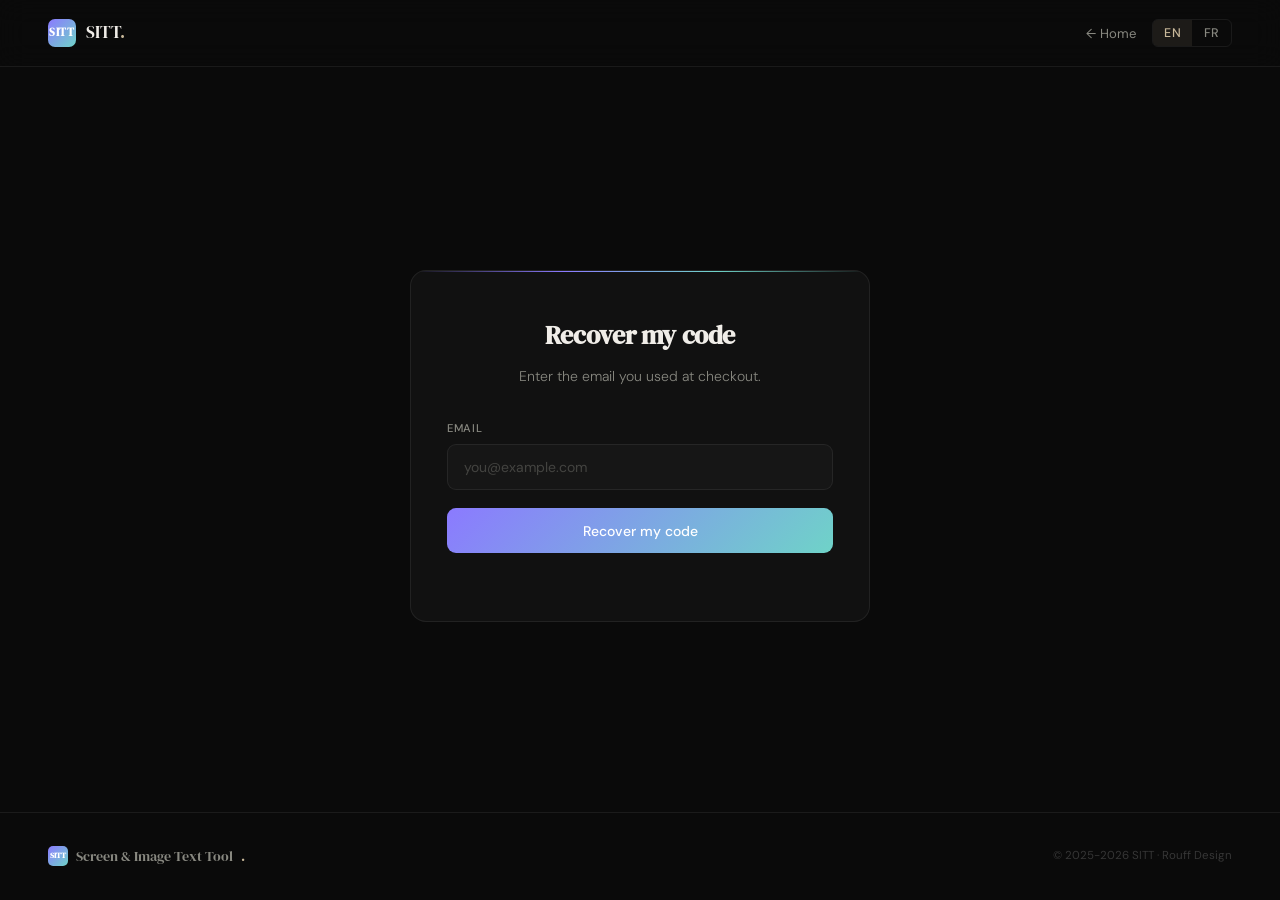
<file: recover.html>
<!DOCTYPE html>
<html lang="en">

<head>
  <meta charset="UTF-8">
  <meta name="viewport" content="width=device-width, initial-scale=1.0">
  <meta name="robots" content="noindex">
  <title>Recover my code — SITT</title>
  <link rel="icon" type="image/svg+xml"
    href="data:image/svg+xml,<svg xmlns='http://www.w3.org/2000/svg' viewBox='0 0 64 64'><defs><linearGradient id='g' x1='0%25' y1='0%25' x2='100%25' y2='100%25'><stop offset='0%25' stop-color='%238b7aff'/><stop offset='100%25' stop-color='%236fd3c8'/></linearGradient></defs><rect width='64' height='64' rx='14' fill='url(%23g)'/><text x='32' y='44' font-family='Georgia,serif' font-size='22' font-weight='bold' fill='white' text-anchor='middle' letter-spacing='1'>SITT</text></svg>">
  <link rel="preconnect" href="https://fonts.googleapis.com">
  <link
    href="https://fonts.googleapis.com/css2?family=DM+Serif+Display:ital@0;1&family=DM+Sans:wght@300;400;500&display=swap"
    rel="stylesheet">
  <style>
    *, *::before, *::after { box-sizing: border-box; margin: 0; padding: 0; }

    :root {
      --bg: #0a0a0a;
      --surface: #111111;
      --surface-2: #161616;
      --border: rgba(255, 255, 255, 0.07);
      --border-h: rgba(255, 255, 255, 0.14);
      --text: #f0ede8;
      --muted: #888880;
      --accent: #c8b89a;
      --accent-dim: rgba(200, 184, 154, 0.10);
      --pro: #8b7aff;
      --pro-end: #6fd3c8;
      --pro-border: rgba(139, 122, 255, 0.2);
      --red: #ff9f9f;
    }

    html { scroll-behavior: smooth; }

    body {
      font-family: 'DM Sans', sans-serif;
      background: var(--bg);
      color: var(--text);
      font-size: 16px;
      line-height: 1.6;
      -webkit-font-smoothing: antialiased;
      min-height: 100vh;
      display: flex;
      flex-direction: column;
    }

    nav {
      position: fixed; top: 0; left: 0; right: 0; z-index: 100;
      display: flex; align-items: center; justify-content: space-between;
      padding: 1.2rem 3rem;
      border-bottom: 1px solid var(--border);
      background: rgba(10, 10, 10, 0.9);
      backdrop-filter: blur(14px);
    }

    .nav-logo { display: flex; align-items: center; gap: 0.65rem; text-decoration: none; }
    .nav-logo-icon {
      width: 28px; height: 28px; border-radius: 7px;
      background: linear-gradient(135deg, var(--pro), var(--pro-end));
      display: flex; align-items: center; justify-content: center;
      font-family: 'DM Serif Display', serif; font-size: 0.7rem; color: white; font-weight: bold; letter-spacing: 0.05em;
    }
    .nav-logo-name { font-family: 'DM Serif Display', serif; font-size: 1.05rem; color: var(--text); }
    .nav-logo-name span { color: var(--accent); }
    .nav-right { display: flex; align-items: center; gap: 1rem; }
    .lang-toggle { display: flex; border: 1px solid var(--border); border-radius: 6px; overflow: hidden; }
    .lang-btn {
      background: none; border: none; cursor: pointer; padding: 0.3rem 0.7rem;
      font-family: 'DM Sans', sans-serif; font-size: 0.78rem; font-weight: 500; letter-spacing: 0.05em;
      color: var(--muted); transition: all 0.18s;
    }
    .lang-btn.active { background: var(--accent-dim); color: var(--accent); }
    .nav-back { font-size: 0.82rem; color: var(--muted); text-decoration: none; transition: color 0.2s; }
    .nav-back:hover { color: var(--text); }

    main {
      flex: 1;
      display: flex; align-items: center; justify-content: center;
      padding: 9rem 1.5rem 4rem;
    }

    .card {
      width: 100%;
      max-width: 460px;
      background: var(--surface);
      border: 1px solid var(--border);
      border-radius: 16px;
      padding: 2.75rem 2.25rem;
      position: relative;
      overflow: hidden;
    }

    .card::before {
      content: '';
      position: absolute; top: 0; left: 0; right: 0; height: 1px;
      background: linear-gradient(90deg, transparent, var(--pro), var(--pro-end), transparent);
    }

    h1 { font-family: 'DM Serif Display', serif; font-size: 1.6rem; margin-bottom: 0.6rem; letter-spacing: -0.015em; text-align: center; }
    p.sub { color: var(--muted); font-size: 0.875rem; font-weight: 300; margin-bottom: 2rem; text-align: center; }

    .form-field { display: flex; flex-direction: column; gap: 0.4rem; margin-bottom: 1.1rem; }
    .form-label {
      font-size: 0.7rem; font-weight: 500; color: var(--muted);
      letter-spacing: 0.06em; text-transform: uppercase;
    }
    .form-input {
      background: var(--surface-2);
      border: 1px solid var(--border);
      border-radius: 9px;
      padding: 0.82rem 1rem;
      font-family: 'DM Sans', sans-serif;
      font-size: 0.875rem;
      color: var(--text);
      transition: border-color 0.2s, box-shadow 0.2s;
      outline: none;
      width: 100%;
    }
    .form-input::placeholder { color: var(--muted); opacity: 0.4; }
    .form-input:focus { border-color: var(--pro-border); box-shadow: 0 0 0 3px rgba(139, 122, 255, 0.07); }

    .btn {
      width: 100%;
      background: linear-gradient(135deg, var(--pro), var(--pro-end));
      color: white;
      border: none;
      padding: 0.85rem 1.6rem;
      border-radius: 9px;
      font-family: 'DM Sans', sans-serif;
      font-size: 0.875rem;
      font-weight: 500;
      cursor: pointer;
      transition: all 0.2s;
    }
    .btn:hover { opacity: 0.88; transform: translateY(-1px); }
    .btn:disabled { opacity: 0.5; cursor: default; transform: none; }

    .result { margin-top: 1.5rem; font-size: 0.875rem; text-align: center; }
    .code-box {
      margin-top: 0.75rem;
      background: var(--surface-2);
      border: 1px dashed var(--border-h);
      border-radius: 10px;
      padding: 1rem;
      font-family: "SFMono-Regular", Consolas, monospace;
      font-size: 0.95rem;
      letter-spacing: 0.03em;
      word-break: break-all;
      color: var(--accent);
    }
    .copy-btn {
      margin-top: 0.75rem;
      background: transparent;
      color: var(--text);
      border: 1px solid var(--border-h);
      border-radius: 999px;
      padding: 0.5rem 1.1rem;
      font-size: 0.8rem;
      cursor: pointer;
    }
    .muted-text { color: var(--muted); font-weight: 300; }

    footer {
      border-top: 1px solid var(--border);
      padding: 2rem 3rem;
      display: flex; align-items: center; justify-content: space-between; flex-wrap: wrap; gap: 1rem;
    }
    .footer-logo { display: flex; align-items: center; gap: 0.5rem; font-family: 'DM Serif Display', serif; font-size: 0.9rem; color: var(--muted); }
    .footer-logo-icon {
      width: 20px; height: 20px; border-radius: 5px;
      background: linear-gradient(135deg, var(--pro), var(--pro-end));
      display: flex; align-items: center; justify-content: center;
      font-size: 0.48rem; font-weight: bold; color: white; font-family: 'DM Serif Display', serif;
    }
    .footer-logo span { color: var(--accent); }
    .footer-copy { font-size: 0.72rem; color: rgba(255, 255, 255, 0.18); }

    [data-lang] { display: none; }
    .lang-en [data-lang="en"] { display: block; }
    .lang-fr [data-lang="fr"] { display: block; }
    span[data-lang] { display: none; }
    .lang-en span[data-lang="en"] { display: inline; }
    .lang-fr span[data-lang="fr"] { display: inline; }
  </style>
</head>

<body class="lang-en">

  <nav>
    <a href="/" class="nav-logo">
      <div class="nav-logo-icon">SITT</div>
      <span class="nav-logo-name">SITT<span>.</span></span>
    </a>
    <div class="nav-right">
      <a href="/" class="nav-back">
        <span data-lang="en">← Home</span>
        <span data-lang="fr">← Accueil</span>
      </a>
      <div class="lang-toggle">
        <button class="lang-btn active" onclick="setLang('en')">EN</button>
        <button class="lang-btn" onclick="setLang('fr')">FR</button>
      </div>
    </div>
  </nav>

  <main>
    <div class="card">
      <h1 data-lang="en">Recover my code</h1>
      <h1 data-lang="fr">Retrouver mon code</h1>
      <p class="sub" data-lang="en">Enter the email you used at checkout.</p>
      <p class="sub" data-lang="fr">Entrez l'email utilisé lors de votre achat.</p>

      <form id="recover-form">
        <div class="form-field">
          <label class="form-label" for="email-input">
            <span data-lang="en">Email</span>
            <span data-lang="fr">Email</span>
          </label>
          <input type="email" id="email-input" class="form-input" placeholder="you@example.com" required>
        </div>
        <button type="submit" class="btn" id="submit-btn">
          <span data-lang="en">Recover my code</span>
          <span data-lang="fr">Retrouver mon code</span>
        </button>
      </form>

      <div id="result" class="result"></div>
    </div>
  </main>

  <footer>
    <div class="footer-logo">
      <div class="footer-logo-icon">SITT</div>
      Screen &amp; Image Text Tool<span>.</span>
    </div>
    <div class="footer-copy">© 2025-2026 SITT · Rouff Design</div>
  </footer>

  <script>
    function setLang(lang) {
      document.body.className = 'lang-' + lang;
      document.querySelectorAll('.lang-btn').forEach(btn => {
        btn.classList.toggle('active', btn.textContent.trim().toLowerCase() === lang);
      });
    }

    (function () {
      const BACKEND_URL = 'https://backend.sitt.workers.dev';
      const form = document.getElementById('recover-form');
      const emailInput = document.getElementById('email-input');
      const submitBtn = document.getElementById('submit-btn');
      const resultEl = document.getElementById('result');

      form.addEventListener('submit', async (e) => {
        e.preventDefault();
        const isEn = !document.body.classList.contains('lang-fr');
        submitBtn.disabled = true;
        submitBtn.textContent = isEn ? 'Searching…' : 'Recherche…';
        resultEl.innerHTML = '';

        try {
          const res = await fetch(`${BACKEND_URL}/api/recover-code`, {
            method: 'POST',
            headers: { 'Content-Type': 'application/json' },
            body: JSON.stringify({ email: emailInput.value.trim() }),
          });
          const data = await res.json();

          if (data.found && data.code) {
            resultEl.innerHTML = `
              <div class="code-box">${data.code}</div>
              <button class="copy-btn" id="copy-btn">${isEn ? 'Copy' : 'Copier'}</button>
              <p class="muted-text" style="margin-top:0.9rem;">
                ${isEn
                ? 'Enter this code in the SITT extension → Settings → "Activate my code".'
                : 'Entrez ce code dans l\'extension SITT → Paramètres → "Activer mon code".'}
              </p>
            `;
            document.getElementById('copy-btn').addEventListener('click', () => {
              navigator.clipboard.writeText(data.code);
            });
          } else {
            resultEl.innerHTML = `<p class="muted-text">${data.message || (isEn ? 'No code found for this email.' : 'Aucun code trouvé pour cet email.')}</p>`;
          }
        } catch (err) {
          const isEn2 = !document.body.classList.contains('lang-fr');
          resultEl.innerHTML = `<p class="muted-text">${isEn2 ? 'Network error, please try again.' : 'Erreur réseau, réessayez.'}</p>`;
        } finally {
          submitBtn.disabled = false;
          const isEn3 = !document.body.classList.contains('lang-fr');
          submitBtn.textContent = isEn3 ? 'Recover my code' : 'Retrouver mon code';
        }
      });
    })();
  </script>
</body>

</html>
</file>
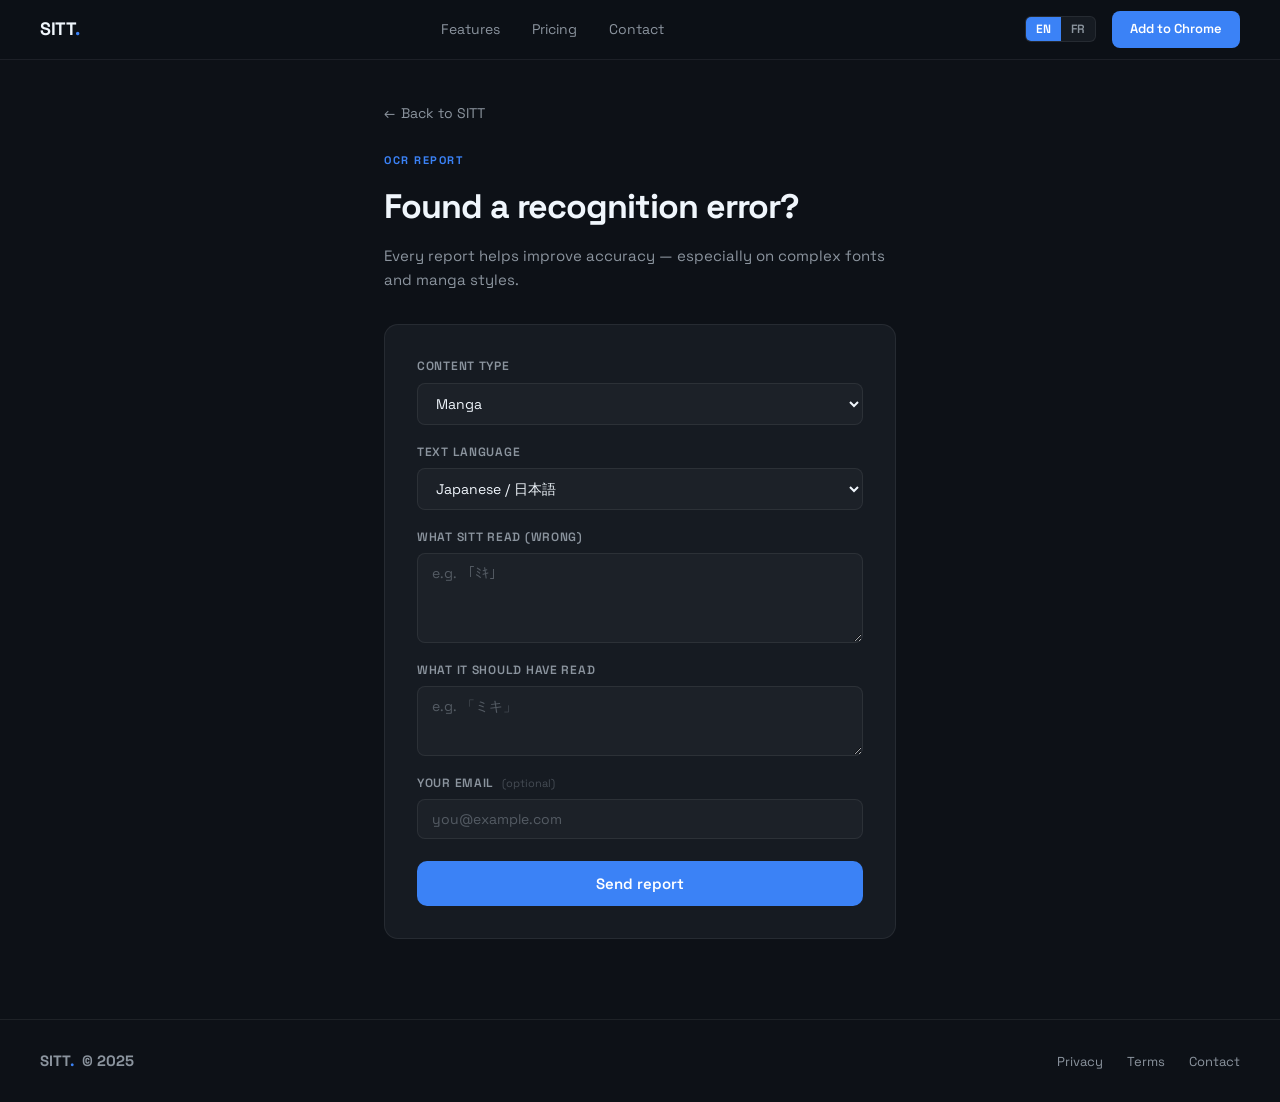
<file: report.html>
<!DOCTYPE html>
<html lang="en">
<head>
  <meta charset="UTF-8">
  <meta name="viewport" content="width=device-width, initial-scale=1.0">
  <title>Report OCR Issue — SITT</title>
  <link rel="preconnect" href="https://fonts.googleapis.com">
  <link href="https://fonts.googleapis.com/css2?family=Space+Grotesk:wght@400;500;600;700&display=swap" rel="stylesheet">
  <link rel="stylesheet" href="shared.css">
  <style>
    .report-wrap { max-width: 560px; margin: 0 auto; padding: 100px 24px 80px; }
    .report-card { background: var(--surface); border: 1px solid var(--border); border-radius: 14px; padding: 32px; margin-top: 32px; }
    .field { display: flex; flex-direction: column; gap: 6px; margin-bottom: 18px; }
    .field label { font-size: 12px; font-weight: 600; color: var(--muted); text-transform: uppercase; letter-spacing: .06em; }
    .field input, .field textarea, .field select { background: var(--surface2); border: 1px solid var(--border); border-radius: 8px; padding: 10px 14px; font-family: inherit; font-size: 14px; color: var(--text); outline: none; transition: border-color .2s; width: 100%; }
    .field input:focus, .field textarea:focus, .field select:focus { border-color: var(--blue); }
    .field input::placeholder, .field textarea::placeholder { color: var(--muted); opacity: .5; }
    .field textarea { resize: vertical; min-height: 90px; }
    .submit-btn { width: 100%; padding: 13px; background: var(--blue); color: #fff; border: none; border-radius: 10px; font-size: 15px; font-weight: 600; font-family: inherit; cursor: pointer; transition: opacity .2s; margin-top: 4px; }
    .submit-btn:hover { opacity: .88; }
    .submit-btn:disabled { opacity: .5; cursor: not-allowed; }
    .success { display: none; text-align: center; padding: 24px 0 8px; }
    .success-icon { font-size: 36px; margin-bottom: 12px; }
    .success h3 { font-size: 18px; font-weight: 600; margin-bottom: 8px; }
    .success p { font-size: 14px; color: var(--muted); margin-bottom: 20px; }
    .back-link { display: inline-flex; align-items: center; gap: 6px; font-size: 14px; color: var(--muted); text-decoration: none; margin-bottom: 28px; transition: color .15s; }
    .back-link:hover { color: var(--text); }
  </style>
</head>
<body class="lang-en">

<nav>
  <a href="/" class="nav-logo">SITT<span>.</span></a>
  <div class="nav-links">
    <a href="/#features"><span data-lang="en">Features</span><span data-lang="fr">Fonctionnalités</span></a>
    <a href="/#pricing"><span data-lang="en">Pricing</span><span data-lang="fr">Tarifs</span></a>
    <a href="/contact.html">Contact</a>
  </div>
  <div class="nav-right">
    <div class="lang-toggle">
      <button class="lang-btn active" onclick="setLang('en')">EN</button>
      <button class="lang-btn" onclick="setLang('fr')">FR</button>
    </div>
    <a href="https://chromewebstore.google.com/detail/sitt/joenimodijoophmdlgpgblkjfgenplgg" target="_blank" class="nav-cta">
      <span data-lang="en">Add to Chrome</span><span data-lang="fr">Ajouter à Chrome</span>
    </a>
  </div>
</nav>

<div class="report-wrap">
  <a href="/" class="back-link">← <span data-lang="en">Back to SITT</span><span data-lang="fr">Retour à SITT</span></a>
  <p class="label" style="font-size:11px;font-weight:700;letter-spacing:.14em;text-transform:uppercase;color:var(--blue);margin-bottom:10px">
    <span data-lang="en">OCR Report</span><span data-lang="fr">Signalement OCR</span>
  </p>
  <h1 style="font-size:clamp(24px,4vw,34px);font-weight:700;letter-spacing:-0.03em;margin-bottom:10px">
    <span data-lang="en">Found a recognition error?</span>
    <span data-lang="fr">Une erreur de reconnaissance ?</span>
  </h1>
  <p style="color:var(--muted);font-size:15px">
    <span data-lang="en">Every report helps improve accuracy — especially on complex fonts and manga styles.</span>
    <span data-lang="fr">Chaque signalement améliore la précision — surtout sur les polices complexes et les styles manga.</span>
  </p>

  <div class="report-card" id="report-form">
    <div class="field">
      <label><span data-lang="en">Content type</span><span data-lang="fr">Type de contenu</span></label>
      <select id="content-type">
        <option value="manga">Manga</option>
        <option value="webtoon">Webtoon</option>
        <option value="pdf">PDF</option>
        <option value="screenshot">Screenshot</option>
        <option value="other">Other / Autre</option>
      </select>
    </div>
    <div class="field">
      <label><span data-lang="en">Text language</span><span data-lang="fr">Langue du texte</span></label>
      <select id="ocr-lang">
        <option value="ja">Japanese / 日本語</option>
        <option value="ko">Korean / 한국어</option>
        <option value="zh">Chinese / 中文</option>
        <option value="en">English</option>
        <option value="fr">Français</option>
        <option value="other">Other / Autre</option>
      </select>
    </div>
    <div class="field">
      <label><span data-lang="en">What SITT read (wrong)</span><span data-lang="fr">Ce que SITT a lu (erreur)</span></label>
      <textarea id="wrong-text" placeholder="e.g. 「ﾐｷ」"></textarea>
    </div>
    <div class="field">
      <label><span data-lang="en">What it should have read</span><span data-lang="fr">Ce qu'il aurait dû lire</span></label>
      <textarea id="correct-text" placeholder="e.g. 「ミキ」" style="min-height:70px"></textarea>
    </div>
    <div class="field">
      <label>
        <span data-lang="en">Your email</span><span data-lang="fr">Votre email</span>
        <span style="opacity:.4;font-size:11px;margin-left:4px;font-weight:400;text-transform:none;letter-spacing:0">
          (<span data-lang="en">optional</span><span data-lang="fr">optionnel</span>)
        </span>
      </label>
      <input type="email" id="reporter-email" placeholder="you@example.com">
    </div>
    <button class="submit-btn" id="submit-btn">
      <span data-lang="en">Send report</span><span data-lang="fr">Envoyer le signalement</span>
    </button>
  </div>

  <div class="report-card success" id="success-msg">
    <div class="success-icon">✅</div>
    <h3><span data-lang="en">Report received — thank you.</span><span data-lang="fr">Signalement reçu — merci.</span></h3>
    <p><span data-lang="en">We'll use it to improve the OCR engine. No reply needed.</span><span data-lang="fr">Nous allons l'utiliser pour améliorer le moteur OCR. Aucune réponse nécessaire.</span></p>
    <a href="/" class="back-link">← <span data-lang="en">Back to SITT</span><span data-lang="fr">Retour à SITT</span></a>
  </div>
</div>

<footer>
  <div class="footer-logo">SITT<span>.</span> &nbsp;© 2025</div>
  <ul class="footer-links">
    <li><a href="/privacy.html">Privacy</a></li>
    <li><a href="/terms.html">Terms</a></li>
    <li><a href="/contact.html">Contact</a></li>
  </ul>
</footer>

<script>
document.getElementById('submit-btn').addEventListener('click', async () => {
  const btn = document.getElementById('submit-btn');
  const wrong = document.getElementById('wrong-text').value.trim();
  const correct = document.getElementById('correct-text').value.trim();
  if (!wrong && !correct) return;
  btn.disabled = true;
  try {
    await fetch('https://backend.kokoukoumassi27.workers.dev/api/contact', {
      method: 'POST',
      headers: { 'Content-Type': 'application/json' },
      body: JSON.stringify({
        name: 'OCR Report',
        email: document.getElementById('reporter-email').value || 'anonymous@sitt.app',
        subject: 'OCR Error — ' + document.getElementById('content-type').value + ' / ' + document.getElementById('ocr-lang').value,
        message: 'Wrong: ' + wrong + '\nCorrect: ' + correct,
        source: 'report'
      })
    });
  } catch(_) {}
  document.getElementById('report-form').style.display = 'none';
  document.getElementById('success-msg').style.display = 'block';
});
function setLang(l) { document.body.className='lang-'+l; document.querySelectorAll('.lang-btn').forEach(b=>b.classList.toggle('active',b.textContent.toLowerCase()===l)); localStorage.setItem('sitt_lang',l); }
(function(){ const s=localStorage.getItem('sitt_lang'); if(s){setLang(s);return;} setLang((navigator.language||'en').toLowerCase().startsWith('fr')?'fr':'en'); })();
</script>
</body>
</html>
</file>
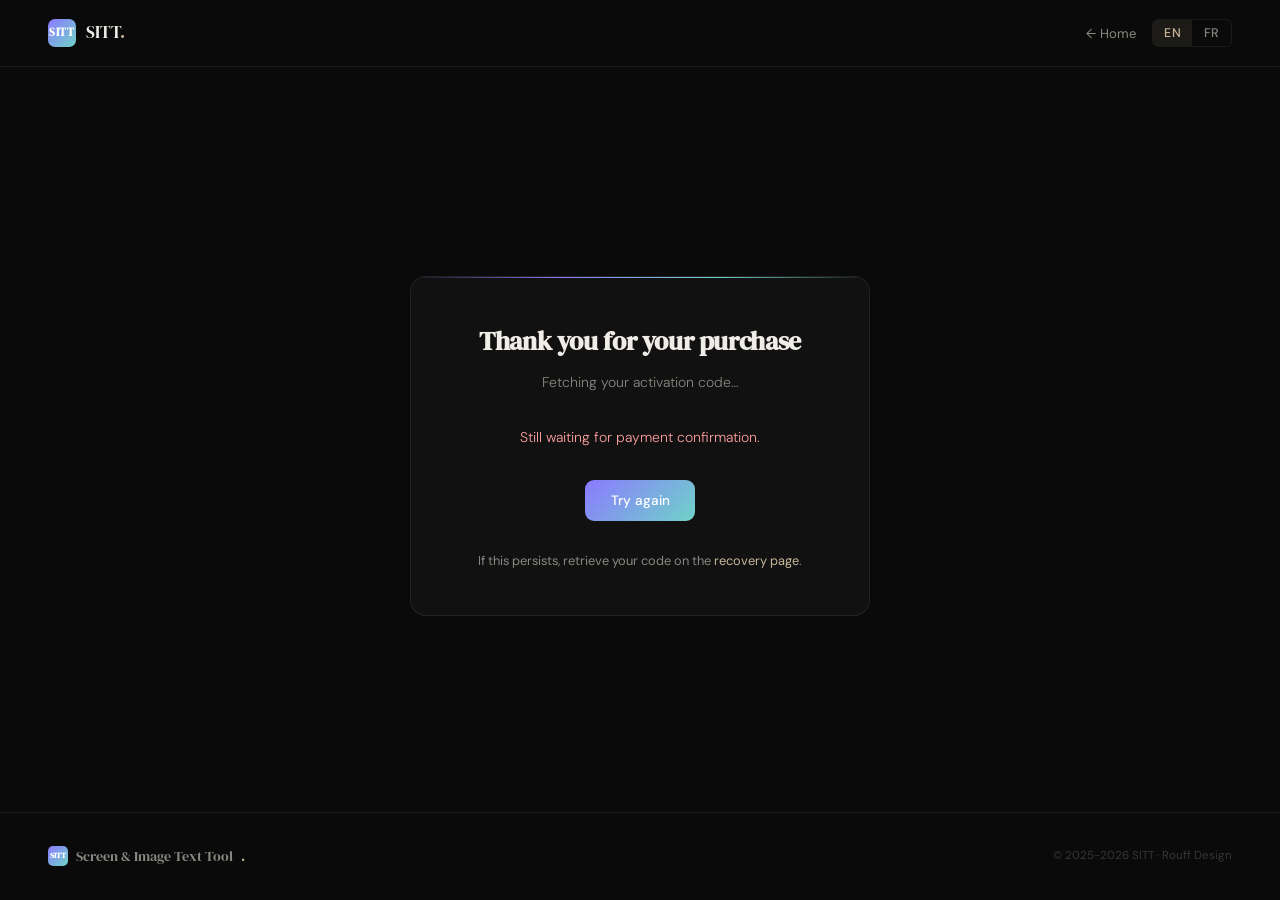
<file: success.html>
<!DOCTYPE html>
<html lang="en">

<head>
  <meta charset="UTF-8">
  <meta name="viewport" content="width=device-width, initial-scale=1.0">
  <meta name="robots" content="noindex">
  <title>Thank you — SITT</title>
  <link rel="icon" type="image/svg+xml"
    href="data:image/svg+xml,<svg xmlns='http://www.w3.org/2000/svg' viewBox='0 0 64 64'><defs><linearGradient id='g' x1='0%25' y1='0%25' x2='100%25' y2='100%25'><stop offset='0%25' stop-color='%238b7aff'/><stop offset='100%25' stop-color='%236fd3c8'/></linearGradient></defs><rect width='64' height='64' rx='14' fill='url(%23g)'/><text x='32' y='44' font-family='Georgia,serif' font-size='22' font-weight='bold' fill='white' text-anchor='middle' letter-spacing='1'>SITT</text></svg>">
  <link rel="preconnect" href="https://fonts.googleapis.com">
  <link
    href="https://fonts.googleapis.com/css2?family=DM+Serif+Display:ital@0;1&family=DM+Sans:wght@300;400;500&display=swap"
    rel="stylesheet">
  <style>
    *, *::before, *::after { box-sizing: border-box; margin: 0; padding: 0; }

    :root {
      --bg: #0a0a0a;
      --surface: #111111;
      --surface-2: #161616;
      --border: rgba(255, 255, 255, 0.07);
      --border-h: rgba(255, 255, 255, 0.14);
      --text: #f0ede8;
      --muted: #888880;
      --accent: #c8b89a;
      --accent-dim: rgba(200, 184, 154, 0.10);
      --pro: #8b7aff;
      --pro-end: #6fd3c8;
      --pro-dim: rgba(139, 122, 255, 0.08);
      --pro-border: rgba(139, 122, 255, 0.2);
      --green: #a3c4a8;
      --red: #ff9f9f;
    }

    html { scroll-behavior: smooth; }

    body {
      font-family: 'DM Sans', sans-serif;
      background: var(--bg);
      color: var(--text);
      font-size: 16px;
      line-height: 1.6;
      -webkit-font-smoothing: antialiased;
      min-height: 100vh;
      display: flex;
      flex-direction: column;
    }

    nav {
      position: fixed; top: 0; left: 0; right: 0; z-index: 100;
      display: flex; align-items: center; justify-content: space-between;
      padding: 1.2rem 3rem;
      border-bottom: 1px solid var(--border);
      background: rgba(10, 10, 10, 0.9);
      backdrop-filter: blur(14px);
    }

    .nav-logo { display: flex; align-items: center; gap: 0.65rem; text-decoration: none; }
    .nav-logo-icon {
      width: 28px; height: 28px; border-radius: 7px;
      background: linear-gradient(135deg, var(--pro), var(--pro-end));
      display: flex; align-items: center; justify-content: center;
      font-family: 'DM Serif Display', serif; font-size: 0.7rem; color: white; font-weight: bold; letter-spacing: 0.05em;
    }
    .nav-logo-name { font-family: 'DM Serif Display', serif; font-size: 1.05rem; color: var(--text); }
    .nav-logo-name span { color: var(--accent); }
    .nav-right { display: flex; align-items: center; gap: 1rem; }
    .lang-toggle { display: flex; border: 1px solid var(--border); border-radius: 6px; overflow: hidden; }
    .lang-btn {
      background: none; border: none; cursor: pointer; padding: 0.3rem 0.7rem;
      font-family: 'DM Sans', sans-serif; font-size: 0.78rem; font-weight: 500; letter-spacing: 0.05em;
      color: var(--muted); transition: all 0.18s;
    }
    .lang-btn.active { background: var(--accent-dim); color: var(--accent); }
    .nav-back { font-size: 0.82rem; color: var(--muted); text-decoration: none; transition: color 0.2s; }
    .nav-back:hover { color: var(--text); }

    main {
      flex: 1;
      display: flex; align-items: center; justify-content: center;
      padding: 9rem 1.5rem 4rem;
    }

    .card {
      width: 100%;
      max-width: 460px;
      background: var(--surface);
      border: 1px solid var(--border);
      border-radius: 16px;
      padding: 2.75rem 2.25rem;
      position: relative;
      overflow: hidden;
      text-align: center;
    }

    .card::before {
      content: '';
      position: absolute; top: 0; left: 0; right: 0; height: 1px;
      background: linear-gradient(90deg, transparent, var(--pro), var(--pro-end), transparent);
    }

    h1 { font-family: 'DM Serif Display', serif; font-size: 1.6rem; margin-bottom: 0.6rem; letter-spacing: -0.015em; }
    p.sub { color: var(--muted); font-size: 0.875rem; font-weight: 300; margin-bottom: 2rem; }

    .state { min-height: 140px; display: flex; flex-direction: column; align-items: center; justify-content: center; gap: 14px; }

    .spinner {
      width: 26px; height: 26px; border-radius: 50%;
      border: 3px solid var(--border-h); border-top-color: var(--pro);
      animation: spin 0.8s linear infinite;
    }
    @keyframes spin { to { transform: rotate(360deg); } }

    .code-box {
      width: 100%;
      background: var(--surface-2);
      border: 1px dashed var(--border-h);
      border-radius: 10px;
      padding: 1rem;
      font-family: "SFMono-Regular", Consolas, monospace;
      font-size: 0.95rem;
      letter-spacing: 0.03em;
      word-break: break-all;
      color: var(--accent);
    }

    .btn {
      margin-top: 1.1rem;
      background: linear-gradient(135deg, var(--pro), var(--pro-end));
      color: white;
      border: none;
      padding: 0.75rem 1.6rem;
      border-radius: 9px;
      font-family: 'DM Sans', sans-serif;
      font-size: 0.85rem;
      font-weight: 500;
      cursor: pointer;
      transition: all 0.2s;
    }
    .btn:hover { opacity: 0.88; transform: translateY(-1px); }

    .steps {
      text-align: left;
      margin-top: 1.4rem;
      font-size: 0.8rem;
      color: var(--muted);
      font-weight: 300;
      line-height: 1.7;
      background: var(--surface-2);
      border: 1px solid var(--border);
      border-radius: 10px;
      padding: 1rem 1.1rem;
    }
    .steps strong { color: var(--text); font-weight: 500; }

    .error-text { color: var(--red); font-size: 0.875rem; font-weight: 300; }

    .recover-link { display: inline-block; margin-top: 1rem; font-size: 0.8rem; color: var(--muted); }
    .recover-link a { color: var(--accent); text-decoration: none; }
    .recover-link a:hover { text-decoration: underline; }

    footer {
      border-top: 1px solid var(--border);
      padding: 2rem 3rem;
      display: flex; align-items: center; justify-content: space-between; flex-wrap: wrap; gap: 1rem;
    }
    .footer-logo { display: flex; align-items: center; gap: 0.5rem; font-family: 'DM Serif Display', serif; font-size: 0.9rem; color: var(--muted); }
    .footer-logo-icon {
      width: 20px; height: 20px; border-radius: 5px;
      background: linear-gradient(135deg, var(--pro), var(--pro-end));
      display: flex; align-items: center; justify-content: center;
      font-size: 0.48rem; font-weight: bold; color: white; font-family: 'DM Serif Display', serif;
    }
    .footer-logo span { color: var(--accent); }
    .footer-copy { font-size: 0.72rem; color: rgba(255, 255, 255, 0.18); }

    [data-lang] { display: none; }
    .lang-en [data-lang="en"] { display: block; }
    .lang-fr [data-lang="fr"] { display: block; }
    span[data-lang] { display: none; }
    .lang-en span[data-lang="en"] { display: inline; }
    .lang-fr span[data-lang="fr"] { display: inline; }
  </style>
</head>

<body class="lang-en">

  <nav>
    <a href="/" class="nav-logo">
      <div class="nav-logo-icon">SITT</div>
      <span class="nav-logo-name">SITT<span>.</span></span>
    </a>
    <div class="nav-right">
      <a href="/" class="nav-back">
        <span data-lang="en">← Home</span>
        <span data-lang="fr">← Accueil</span>
      </a>
      <div class="lang-toggle">
        <button class="lang-btn active" onclick="setLang('en')">EN</button>
        <button class="lang-btn" onclick="setLang('fr')">FR</button>
      </div>
    </div>
  </nav>

  <main>
    <div class="card">
      <h1 data-lang="en">Thank you for your purchase</h1>
      <h1 data-lang="fr">Merci pour votre achat</h1>
      <p class="sub" data-lang="en">Fetching your activation code…</p>
      <p class="sub" data-lang="fr">Récupération de votre code d'activation…</p>

      <div id="state-loading" class="state">
        <div class="spinner"></div>
        <span style="font-size:0.8rem;color:var(--muted);" data-lang="en">Usually takes a few seconds</span>
        <span style="font-size:0.8rem;color:var(--muted);" data-lang="fr">Généralement quelques secondes</span>
      </div>

      <div id="state-ready" class="state" style="display:none;">
        <div class="code-box" id="code-value"></div>
        <button class="btn" id="copy-btn">
          <span data-lang="en">Copy code</span>
          <span data-lang="fr">Copier le code</span>
        </button>
        <div class="steps">
          <span data-lang="en">
            <strong>1.</strong> Open the SITT extension<br>
            <strong>2.</strong> Sidebar → Settings → "Activate my code"<br>
            <strong>3.</strong> Paste this code
          </span>
          <span data-lang="fr">
            <strong>1.</strong> Ouvrez l'extension SITT<br>
            <strong>2.</strong> Sidebar → Paramètres → "Activer mon code"<br>
            <strong>3.</strong> Collez ce code
          </span>
        </div>
      </div>

      <div id="state-error" class="state" style="display:none;">
        <p class="error-text" data-lang="en">Still waiting for payment confirmation.</p>
        <p class="error-text" data-lang="fr">Toujours en attente de confirmation du paiement.</p>
        <button class="btn" id="retry-btn">
          <span data-lang="en">Try again</span>
          <span data-lang="fr">Réessayer</span>
        </button>
        <div class="recover-link">
          <span data-lang="en">If this persists, retrieve your code on the <a href="/recover">recovery page</a>.</span>
          <span data-lang="fr">Si ça persiste, retrouvez votre code sur la <a href="/recover">page de récupération</a>.</span>
        </div>
      </div>
    </div>
  </main>

  <footer>
    <div class="footer-logo">
      <div class="footer-logo-icon">SITT</div>
      Screen &amp; Image Text Tool<span>.</span>
    </div>
    <div class="footer-copy">© 2025-2026 SITT · Rouff Design</div>
  </footer>

  <script>
    function setLang(lang) {
      document.body.className = 'lang-' + lang;
      document.querySelectorAll('.lang-btn').forEach(btn => {
        btn.classList.toggle('active', btn.textContent.trim().toLowerCase() === lang);
      });
    }

    (function () {
      const BACKEND_URL = 'https://backend.sitt.workers.dev';
      const params = new URLSearchParams(window.location.search);
      const fetchToken = params.get('fetch_token');

      const loadingEl = document.getElementById('state-loading');
      const readyEl = document.getElementById('state-ready');
      const errorEl = document.getElementById('state-error');
      const codeEl = document.getElementById('code-value');

      function show(el) {
        [loadingEl, readyEl, errorEl].forEach(e => e.style.display = 'none');
        el.style.display = 'flex';
      }

      async function poll(attemptsLeft) {
        if (!fetchToken) { show(errorEl); return; }

        try {
          const res = await fetch(`${BACKEND_URL}/api/order-status?fetch_token=${encodeURIComponent(fetchToken)}`);
          const data = await res.json();

          if (data.status === 'ready' && data.code) {
            codeEl.textContent = data.code;
            show(readyEl);
            return;
          }
        } catch (err) {
          console.error('order-status fetch failed', err);
        }

        if (attemptsLeft <= 0) { show(errorEl); return; }
        setTimeout(() => poll(attemptsLeft - 1), 2500);
      }

      document.getElementById('copy-btn')?.addEventListener('click', () => {
        navigator.clipboard.writeText(codeEl.textContent.trim());
        const btn = document.getElementById('copy-btn');
        const original = btn.innerHTML;
        const isEn = !document.body.classList.contains('lang-fr');
        btn.textContent = isEn ? 'Copied!' : 'Copié !';
        setTimeout(() => { btn.innerHTML = original; }, 1500);
      });

      document.getElementById('retry-btn')?.addEventListener('click', () => {
        show(loadingEl);
        poll(8);
      });

      poll(8);
    })();
  </script>
</body>

</html>
</file>
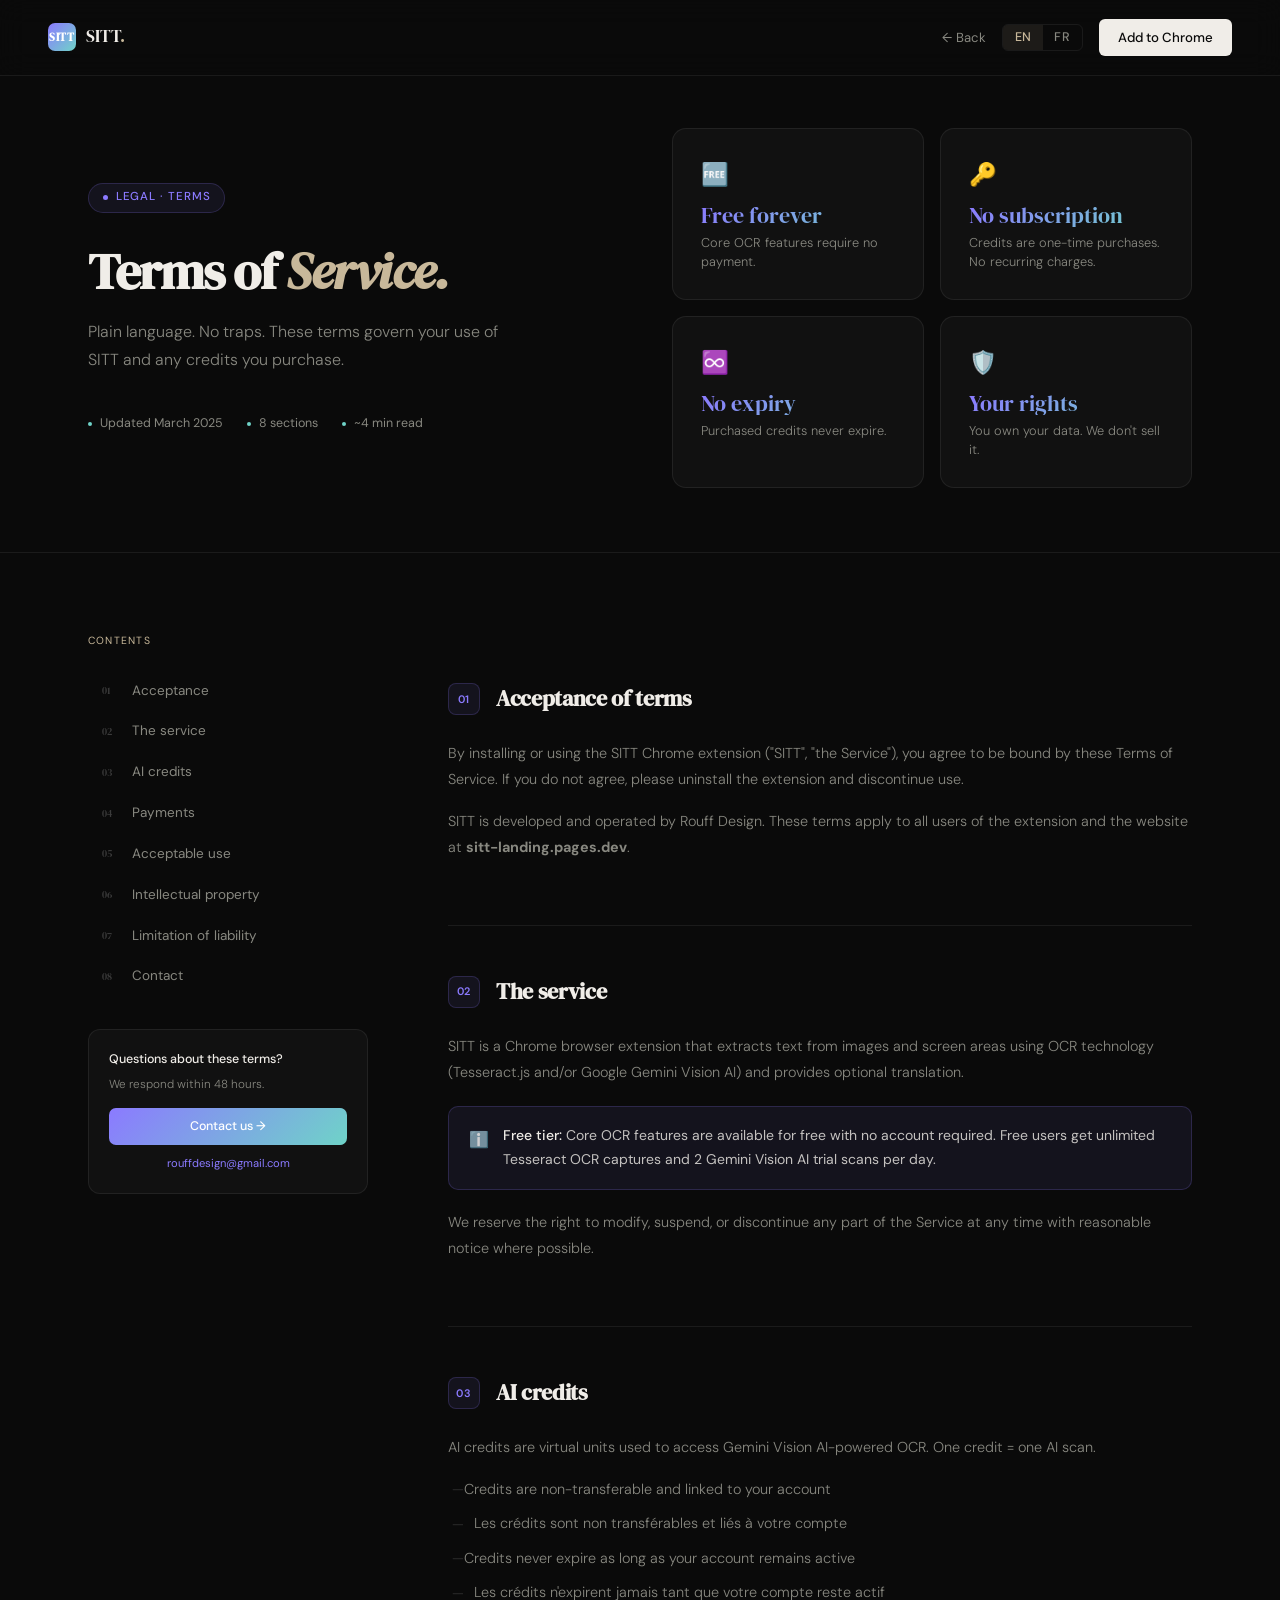
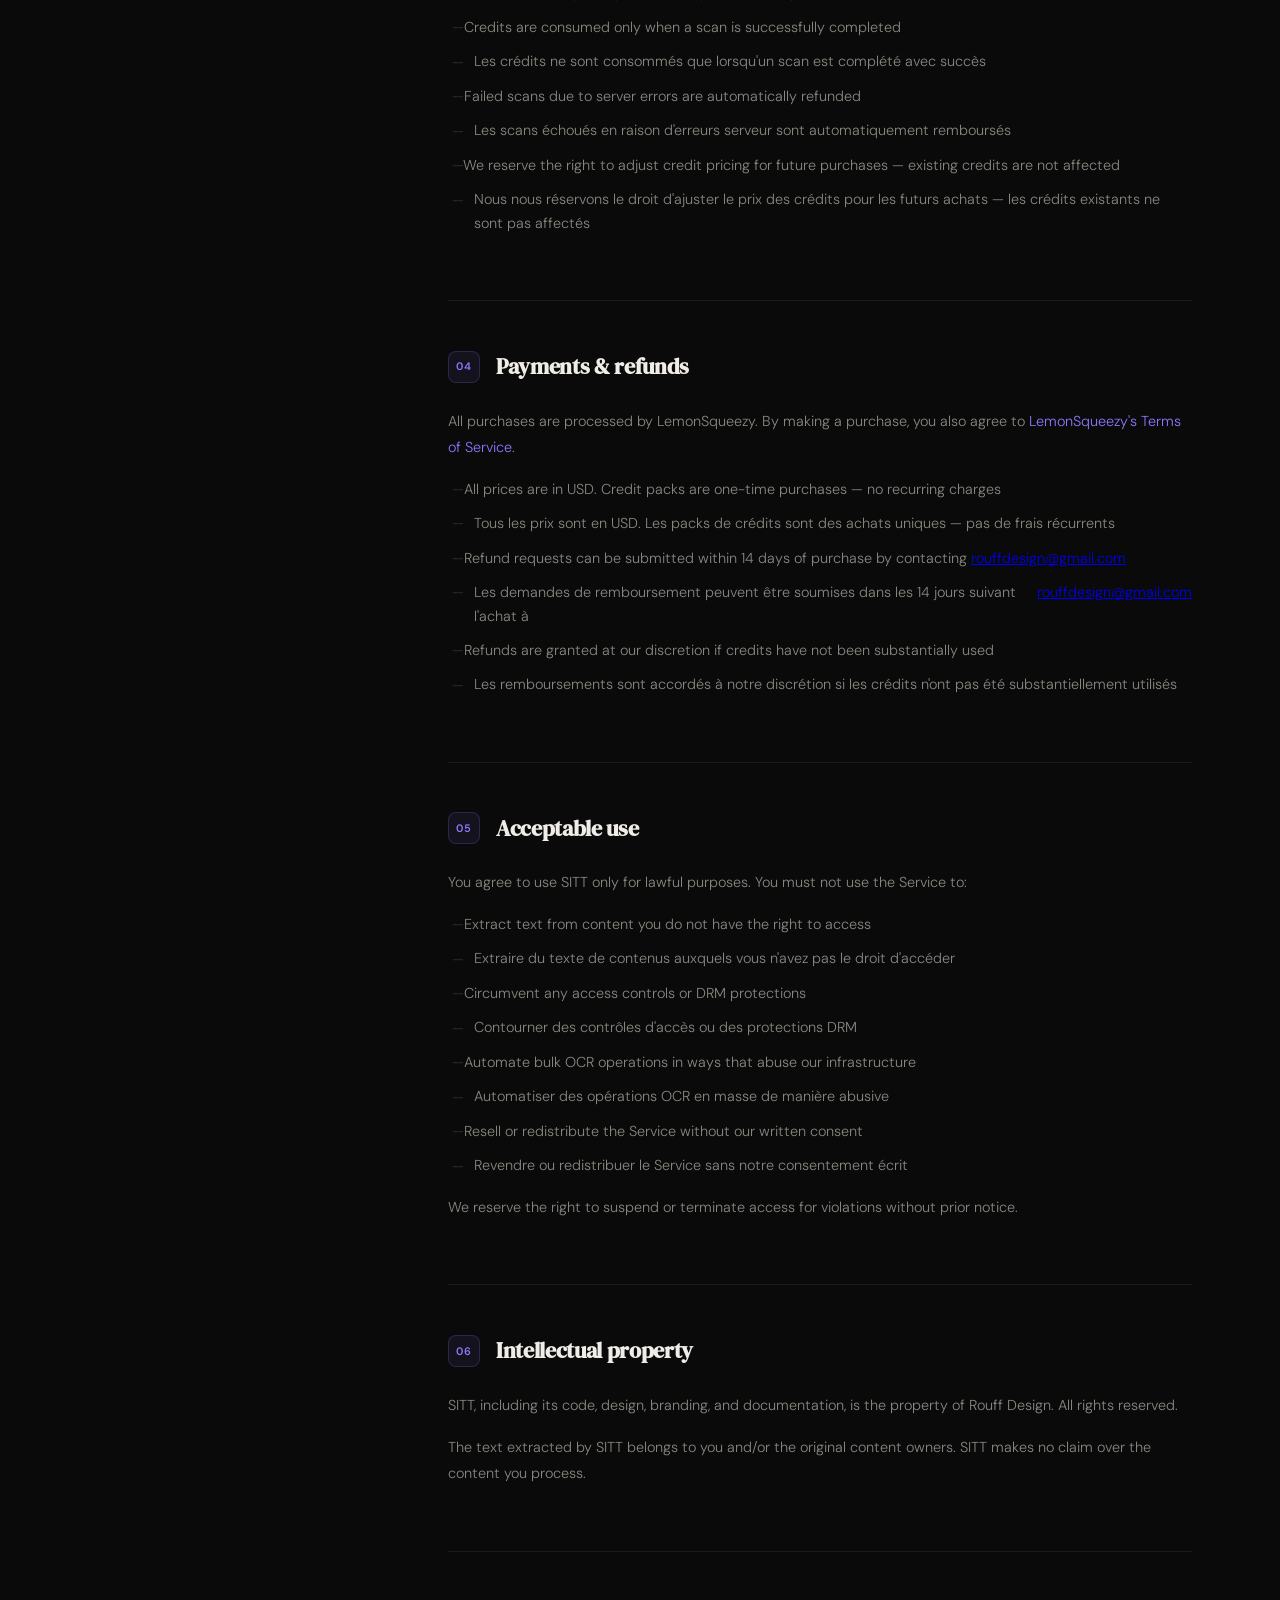
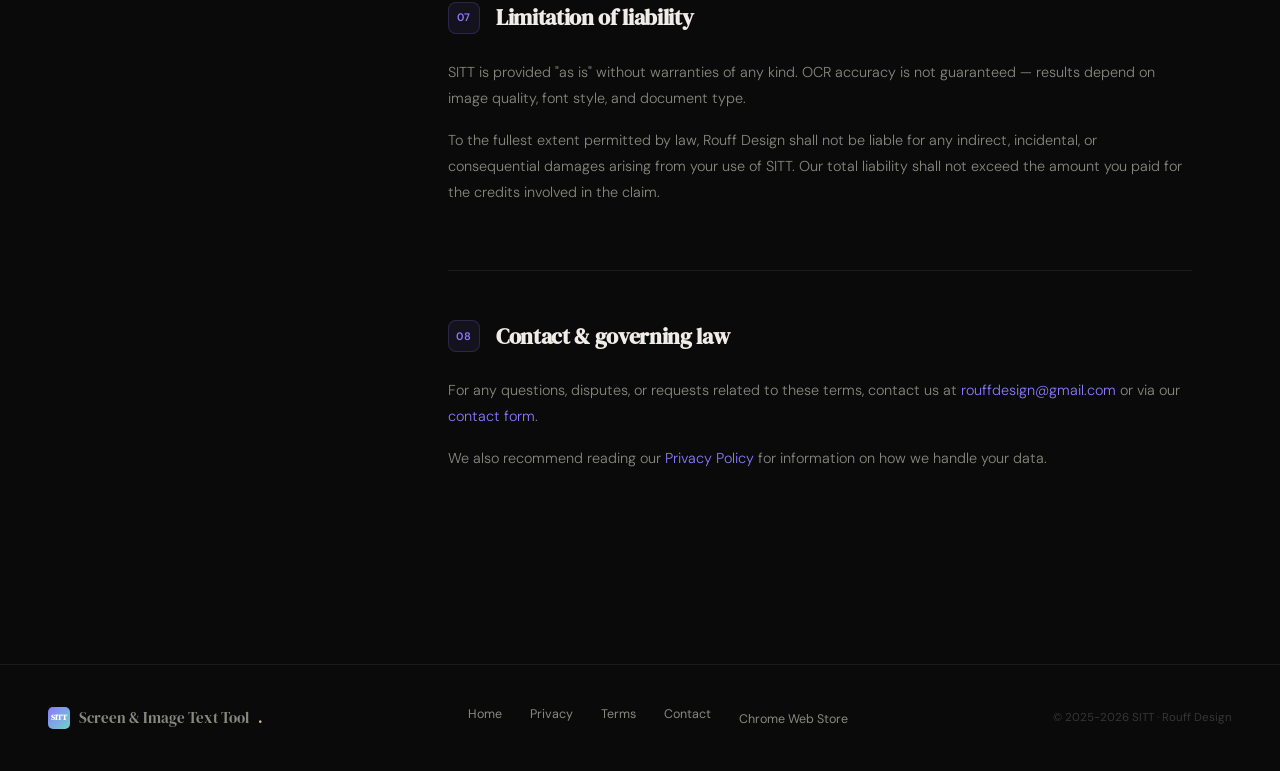
<file: terms.html>
<!DOCTYPE html>
<html lang="en">

<head>
  <meta charset="UTF-8">
  <meta name="viewport" content="width=device-width, initial-scale=1.0">
  <title>Terms of Service — SITT</title>
  <link rel="icon" type="image/svg+xml"
    href="data:image/svg+xml,<svg xmlns='http://www.w3.org/2000/svg' viewBox='0 0 64 64'><defs><linearGradient id='g' x1='0%25' y1='0%25' x2='100%25' y2='100%25'><stop offset='0%25' stop-color='%238b7aff'/><stop offset='100%25' stop-color='%236fd3c8'/></linearGradient></defs><rect width='64' height='64' rx='14' fill='url(%23g)'/><text x='32' y='44' font-family='Georgia,serif' font-size='22' font-weight='bold' fill='white' text-anchor='middle' letter-spacing='1'>SITT</text></svg>">
  <link rel="preconnect" href="https://fonts.googleapis.com">
  <link
    href="https://fonts.googleapis.com/css2?family=DM+Serif+Display:ital@0;1&family=DM+Sans:wght@300;400;500&display=swap"
    rel="stylesheet">
  <style>
    *,
    *::before,
    *::after {
      box-sizing: border-box;
      margin: 0;
      padding: 0;
    }

    :root {
      --bg: #0a0a0a;
      --surface: #111111;
      --surface-2: #161616;
      --border: rgba(255, 255, 255, 0.07);
      --border-hover: rgba(255, 255, 255, 0.16);
      --text: #f0ede8;
      --muted: #888880;
      --accent: #c8b89a;
      --accent-dim: rgba(200, 184, 154, 0.10);
      --pro: #8b7aff;
      --pro-end: #6fd3c8;
      --pro-dim: rgba(139, 122, 255, 0.08);
      --pro-border: rgba(139, 122, 255, 0.2);
    }

    html {
      scroll-behavior: smooth;
    }

    body {
      font-family: 'DM Sans', sans-serif;
      background: var(--bg);
      color: var(--text);
      font-size: 16px;
      line-height: 1.6;
      -webkit-font-smoothing: antialiased;
    }

    nav {
      position: fixed;
      top: 0;
      left: 0;
      right: 0;
      z-index: 100;
      display: flex;
      align-items: center;
      justify-content: space-between;
      padding: 1.2rem 3rem;
      border-bottom: 1px solid var(--border);
      background: rgba(10, 10, 10, 0.9);
      backdrop-filter: blur(14px);
    }

    .nav-logo {
      display: flex;
      align-items: center;
      gap: 0.65rem;
      text-decoration: none;
    }

    .nav-logo-icon {
      width: 28px;
      height: 28px;
      border-radius: 7px;
      background: linear-gradient(135deg, var(--pro), var(--pro-end));
      display: flex;
      align-items: center;
      justify-content: center;
      font-family: 'DM Serif Display', serif;
      font-size: 0.7rem;
      color: white;
      font-weight: bold;
      letter-spacing: 0.05em;
    }

    .nav-logo-name {
      font-family: 'DM Serif Display', serif;
      font-size: 1.05rem;
      color: var(--text);
    }

    .nav-logo-name span {
      color: var(--accent);
    }

    .nav-right {
      display: flex;
      align-items: center;
      gap: 1rem;
    }

    .lang-toggle {
      display: flex;
      border: 1px solid var(--border);
      border-radius: 6px;
      overflow: hidden;
    }

    .lang-btn {
      background: none;
      border: none;
      cursor: pointer;
      padding: 0.3rem 0.7rem;
      font-family: 'DM Sans', sans-serif;
      font-size: 0.78rem;
      font-weight: 500;
      letter-spacing: 0.05em;
      color: var(--muted);
      transition: all 0.18s;
    }

    .lang-btn.active {
      background: var(--accent-dim);
      color: var(--accent);
    }

    .nav-back {
      font-size: 0.82rem;
      color: var(--muted);
      text-decoration: none;
      transition: color 0.2s;
    }

    .nav-back:hover {
      color: var(--text);
    }

    .nav-cta {
      background: var(--text);
      color: var(--bg);
      border: none;
      padding: 0.48rem 1.2rem;
      border-radius: 6px;
      font-family: 'DM Sans', sans-serif;
      font-size: 0.83rem;
      font-weight: 500;
      cursor: pointer;
      transition: opacity 0.2s;
      text-decoration: none;
      display: inline-block;
    }

    .nav-cta:hover {
      opacity: 0.84;
    }

    .hero {
      padding: 8rem 3rem 0;
      display: grid;
      grid-template-columns: 1fr 1fr;
      gap: 4rem;
      align-items: center;
      max-width: 1200px;
      margin: 0 auto;
      min-height: 50vh;
    }

    .hero-left {
      padding-bottom: 4rem;
    }

    .hero-tag {
      display: inline-flex;
      align-items: center;
      gap: 0.5rem;
      background: var(--pro-dim);
      border: 1px solid var(--pro-border);
      padding: 0.3rem 0.85rem;
      border-radius: 100px;
      font-size: 0.72rem;
      color: var(--pro);
      letter-spacing: 0.08em;
      text-transform: uppercase;
      font-weight: 500;
      margin-bottom: 2rem;
    }

    .hero-tag-dot {
      width: 5px;
      height: 5px;
      border-radius: 50%;
      background: var(--pro);
    }

    .hero h1 {
      font-family: 'DM Serif Display', serif;
      font-size: clamp(2.4rem, 4vw, 3.8rem);
      line-height: 1.05;
      letter-spacing: -0.025em;
      margin-bottom: 1.25rem;
    }

    .hero h1 em {
      font-style: italic;
      color: var(--accent);
    }

    .hero-desc {
      font-size: 1rem;
      color: var(--muted);
      font-weight: 300;
      line-height: 1.75;
      max-width: 420px;
      margin-bottom: 2.5rem;
    }

    .hero-meta {
      display: flex;
      align-items: center;
      gap: 1.5rem;
      flex-wrap: wrap;
    }

    .meta-item {
      display: flex;
      align-items: center;
      gap: 0.5rem;
      font-size: 0.78rem;
      color: var(--muted);
    }

    .meta-dot {
      width: 4px;
      height: 4px;
      border-radius: 50%;
      background: var(--pro-end);
    }

    .hero-right {
      display: grid;
      grid-template-columns: 1fr 1fr;
      gap: 1rem;
      padding-bottom: 4rem;
    }

    .stat-card {
      background: var(--surface);
      border: 1px solid var(--border);
      border-radius: 14px;
      padding: 1.75rem;
      transition: border-color 0.2s, transform 0.2s;
      position: relative;
      overflow: hidden;
    }

    .stat-card::before {
      content: '';
      position: absolute;
      top: 0;
      left: 0;
      right: 0;
      height: 2px;
      background: linear-gradient(90deg, var(--pro), var(--pro-end));
      opacity: 0;
      transition: opacity 0.2s;
    }

    .stat-card:hover {
      border-color: var(--pro-border);
      transform: translateY(-3px);
    }

    .stat-card:hover::before {
      opacity: 1;
    }

    .stat-icon {
      font-size: 1.4rem;
      margin-bottom: 0.75rem;
      display: block;
    }

    .stat-value {
      font-family: 'DM Serif Display', serif;
      font-size: 1.4rem;
      background: linear-gradient(135deg, var(--pro), var(--pro-end));
      -webkit-background-clip: text;
      -webkit-text-fill-color: transparent;
      background-clip: text;
      line-height: 1;
      margin-bottom: 0.35rem;
    }

    .stat-label {
      font-size: 0.8rem;
      color: var(--muted);
      font-weight: 300;
      line-height: 1.5;
    }

    .full-divider {
      border: none;
      border-top: 1px solid var(--border);
      margin: 0;
    }

    .terms-main {
      max-width: 1200px;
      margin: 0 auto;
      padding: 5rem 3rem 8rem;
      display: grid;
      grid-template-columns: 280px 1fr;
      gap: 5rem;
      align-items: start;
    }

    .terms-nav {
      position: sticky;
      top: 100px;
    }

    .pnav-title {
      font-size: 0.65rem;
      letter-spacing: 0.12em;
      text-transform: uppercase;
      color: var(--accent);
      margin-bottom: 1.25rem;
    }

    .pnav-list {
      list-style: none;
      display: flex;
      flex-direction: column;
      gap: 0;
    }

    .pnav-item a {
      display: flex;
      align-items: center;
      gap: 0.7rem;
      padding: 0.6rem 0.75rem;
      border-radius: 8px;
      font-size: 0.845rem;
      color: var(--muted);
      text-decoration: none;
      transition: all 0.2s;
      border-left: 2px solid transparent;
    }

    .pnav-item a:hover {
      color: var(--text);
      background: var(--surface);
    }

    .pnav-item a.active {
      color: var(--pro);
      border-left-color: var(--pro);
      background: var(--pro-dim);
    }

    .pnav-num {
      font-size: 0.65rem;
      color: rgba(255, 255, 255, 0.2);
      font-family: 'DM Serif Display', serif;
      font-weight: normal;
      min-width: 1.2rem;
    }

    .pnav-contact {
      margin-top: 2rem;
      padding: 1.25rem;
      background: var(--surface);
      border: 1px solid var(--border);
      border-radius: 12px;
    }

    .pnav-contact-title {
      font-size: 0.78rem;
      font-weight: 500;
      color: var(--text);
      margin-bottom: 0.4rem;
    }

    .pnav-contact-desc {
      font-size: 0.73rem;
      color: var(--muted);
      font-weight: 300;
      line-height: 1.5;
      margin-bottom: 0.9rem;
    }

    .pnav-contact-btn {
      display: block;
      text-align: center;
      padding: 0.55rem;
      background: linear-gradient(135deg, var(--pro), var(--pro-end));
      color: white;
      text-decoration: none;
      border-radius: 7px;
      font-size: 0.78rem;
      font-weight: 500;
      transition: opacity 0.2s;
    }

    .pnav-contact-btn:hover {
      opacity: 0.88;
    }

    .pnav-email {
      margin-top: 0.6rem;
      text-align: center;
      font-size: 0.7rem;
      color: var(--muted);
    }

    .pnav-email a {
      color: var(--pro);
      text-decoration: none;
    }

    .terms-content {
      display: flex;
      flex-direction: column;
    }

    .tsec {
      padding: 3rem 0;
      border-bottom: 1px solid var(--border);
    }

    .tsec:last-child {
      border-bottom: none;
    }

    .tsec-header {
      display: flex;
      align-items: center;
      gap: 1rem;
      margin-bottom: 1.5rem;
    }

    .tsec-num {
      width: 32px;
      height: 32px;
      border-radius: 8px;
      flex-shrink: 0;
      background: var(--pro-dim);
      border: 1px solid var(--pro-border);
      display: flex;
      align-items: center;
      justify-content: center;
      font-size: 0.68rem;
      font-weight: 600;
      color: var(--pro);
      letter-spacing: 0.05em;
    }

    .tsec h2 {
      font-family: 'DM Serif Display', serif;
      font-size: 1.4rem;
      letter-spacing: -0.015em;
      color: var(--text);
    }

    .tsec p {
      font-size: 0.9rem;
      color: var(--muted);
      font-weight: 300;
      line-height: 1.8;
      margin-bottom: 1rem;
    }

    .tsec p:last-child {
      margin-bottom: 0;
    }

    .tsec p a {
      color: var(--pro);
      text-decoration: none;
    }

    .tsec p a:hover {
      text-decoration: underline;
    }

    .tsec ul {
      list-style: none;
      display: flex;
      flex-direction: column;
      gap: 0.6rem;
      margin: 1rem 0;
    }

    .tsec ul li {
      font-size: 0.9rem;
      color: var(--muted);
      font-weight: 300;
      line-height: 1.7;
      display: flex;
      align-items: flex-start;
      gap: 0.65rem;
      padding-left: 0.25rem;
    }

    .tsec ul li::before {
      content: '—';
      color: var(--border-hover);
      flex-shrink: 0;
      margin-top: 0.05rem;
    }

    .callout {
      display: flex;
      gap: 0.9rem;
      align-items: flex-start;
      padding: 1.1rem 1.25rem;
      border-radius: 10px;
      margin: 1.25rem 0;
      font-size: 0.875rem;
      line-height: 1.7;
    }

    .callout.purple {
      background: var(--pro-dim);
      border: 1px solid var(--pro-border);
      color: rgba(240, 237, 232, 0.8);
    }

    .callout.purple strong {
      color: var(--text);
      font-weight: 500;
    }

    .callout-icon {
      font-size: 1rem;
      flex-shrink: 0;
      margin-top: 0.1rem;
    }

    footer {
      border-top: 1px solid var(--border);
      padding: 2.5rem 3rem;
      display: flex;
      align-items: center;
      justify-content: space-between;
      flex-wrap: wrap;
      gap: 1rem;
    }

    .footer-logo {
      display: flex;
      align-items: center;
      gap: 0.55rem;
      font-family: 'DM Serif Display', serif;
      font-size: 0.95rem;
      color: var(--muted);
    }

    .footer-logo-icon {
      width: 22px;
      height: 22px;
      border-radius: 5px;
      background: linear-gradient(135deg, var(--pro), var(--pro-end));
      display: flex;
      align-items: center;
      justify-content: center;
      font-size: 0.52rem;
      font-weight: bold;
      color: white;
      font-family: 'DM Serif Display', serif;
    }

    .footer-logo span {
      color: var(--accent);
    }

    .footer-links {
      display: flex;
      gap: 1.75rem;
      list-style: none;
    }

    .footer-links a {
      font-size: 0.78rem;
      color: var(--muted);
      text-decoration: none;
      transition: color 0.2s;
    }

    .footer-links a:hover {
      color: var(--text);
    }

    .footer-copy {
      font-size: 0.72rem;
      color: rgba(255, 255, 255, 0.18);
    }

    [data-lang] {
      display: none;
    }

    .lang-en [data-lang="en"] {
      display: block;
    }

    .lang-fr [data-lang="fr"] {
      display: block;
    }

    span[data-lang] {
      display: none;
    }

    .lang-en span[data-lang="en"] {
      display: inline;
    }

    .lang-fr span[data-lang="fr"] {
      display: inline;
    }

    @media (max-width: 900px) {
      .hero {
        grid-template-columns: 1fr;
        gap: 3rem;
      }

      .hero-right {
        grid-template-columns: repeat(2, 1fr);
      }

      .terms-main {
        grid-template-columns: 1fr;
      }

      .terms-nav {
        position: static;
      }
    }

    @media (max-width: 768px) {
      nav {
        padding: 1rem 1.5rem;
      }

      .hero {
        padding: 7rem 1.5rem 0;
      }

      .terms-main {
        padding: 3rem 1.5rem 6rem;
        gap: 3rem;
      }

      footer {
        flex-direction: column;
        text-align: center;
        gap: 1.25rem;
      }
    }
  </style>
</head>

<body class="lang-en">

  <nav>
    <a href="/" class="nav-logo">
      <div class="nav-logo-icon">SITT</div>
      <span class="nav-logo-name">SITT<span>.</span></span>
    </a>
    <div class="nav-right">
      <a href="/" class="nav-back"><span data-lang="en">← Back</span><span data-lang="fr">← Retour</span></a>
      <div class="lang-toggle">
        <button class="lang-btn active" onclick="setLang('en')">EN</button>
        <button class="lang-btn" onclick="setLang('fr')">FR</button>
      </div>
      <a href="https://chromewebstore.google.com/detail/sitt/joenimodijoophmdlgpgblkjfgenplgg" target="_blank"
        class="nav-cta">
        <span data-lang="en">Add to Chrome</span><span data-lang="fr">Ajouter à Chrome</span>
      </a>
    </div>
  </nav>

  <div class="hero">
    <div class="hero-left">
      <div class="hero-tag"><span class="hero-tag-dot"></span><span data-lang="en">Legal · Terms</span><span
          data-lang="fr">Légal · CGU</span></div>
      <h1 data-lang="en">Terms of <em>Service.</em></h1>
      <h1 data-lang="fr">Conditions générales <em>d'utilisation.</em></h1>
      <p class="hero-desc" data-lang="en">Plain language. No traps. These terms govern your use of SITT and any credits
        you purchase.</p>
      <p class="hero-desc" data-lang="fr">Un langage clair. Pas de pièges. Ces conditions régissent votre utilisation de
        SITT et les crédits que vous achetez.</p>
      <div class="hero-meta">
        <div class="meta-item"><span class="meta-dot"></span><span data-lang="en">Updated March 2025</span><span
            data-lang="fr">Mis à jour mars 2025</span></div>
        <div class="meta-item"><span class="meta-dot"></span><span data-lang="en">8 sections</span><span
            data-lang="fr">8 sections</span></div>
        <div class="meta-item"><span class="meta-dot"></span><span data-lang="en">~4 min read</span><span
            data-lang="fr">~4 min de lecture</span></div>
      </div>
    </div>
    <div class="hero-right">
      <div class="stat-card">
        <span class="stat-icon">🆓</span>
        <div class="stat-value" data-lang="en">Free forever</div>
        <div class="stat-value" data-lang="fr">Gratuit toujours</div>
        <div class="stat-label" data-lang="en">Core OCR features require no payment.</div>
        <div class="stat-label" data-lang="fr">Les fonctions OCR de base ne nécessitent aucun paiement.</div>
      </div>
      <div class="stat-card">
        <span class="stat-icon">🔑</span>
        <div class="stat-value" data-lang="en">No subscription</div>
        <div class="stat-value" data-lang="fr">Sans abonnement</div>
        <div class="stat-label" data-lang="en">Credits are one-time purchases. No recurring charges.</div>
        <div class="stat-label" data-lang="fr">Les crédits sont des achats uniques. Pas de frais récurrents.</div>
      </div>
      <div class="stat-card">
        <span class="stat-icon">♾️</span>
        <div class="stat-value" data-lang="en">No expiry</div>
        <div class="stat-value" data-lang="fr">Sans expiration</div>
        <div class="stat-label" data-lang="en">Purchased credits never expire.</div>
        <div class="stat-label" data-lang="fr">Les crédits achetés n'expirent jamais.</div>
      </div>
      <div class="stat-card">
        <span class="stat-icon">🛡️</span>
        <div class="stat-value" data-lang="en">Your rights</div>
        <div class="stat-value" data-lang="fr">Vos droits</div>
        <div class="stat-label" data-lang="en">You own your data. We don't sell it.</div>
        <div class="stat-label" data-lang="fr">Vous possédez vos données. Nous ne les vendons pas.</div>
      </div>
    </div>
  </div>

  <hr class="full-divider">

  <div class="terms-main">
    <div class="terms-nav">
      <div class="pnav-title"><span data-lang="en">Contents</span><span data-lang="fr">Sommaire</span></div>
      <ul class="pnav-list">
        <li class="pnav-item"><a href="#acceptance"><span class="pnav-num">01</span><span
              data-lang="en">Acceptance</span><span data-lang="fr">Acceptation</span></a></li>
        <li class="pnav-item"><a href="#service"><span class="pnav-num">02</span><span data-lang="en">The
              service</span><span data-lang="fr">Le service</span></a></li>
        <li class="pnav-item"><a href="#credits"><span class="pnav-num">03</span><span data-lang="en">AI
              credits</span><span data-lang="fr">Crédits IA</span></a></li>
        <li class="pnav-item"><a href="#payments"><span class="pnav-num">04</span><span
              data-lang="en">Payments</span><span data-lang="fr">Paiements</span></a></li>
        <li class="pnav-item"><a href="#acceptable-use"><span class="pnav-num">05</span><span data-lang="en">Acceptable
              use</span><span data-lang="fr">Utilisation acceptable</span></a></li>
        <li class="pnav-item"><a href="#ip"><span class="pnav-num">06</span><span data-lang="en">Intellectual
              property</span><span data-lang="fr">Propriété intellectuelle</span></a></li>
        <li class="pnav-item"><a href="#liability"><span class="pnav-num">07</span><span data-lang="en">Limitation of
              liability</span><span data-lang="fr">Limitation de responsabilité</span></a></li>
        <li class="pnav-item"><a href="#contact"><span class="pnav-num">08</span><span
              data-lang="en">Contact</span><span data-lang="fr">Contact</span></a></li>
      </ul>
      <div class="pnav-contact">
        <div class="pnav-contact-title" data-lang="en">Questions about these terms?</div>
        <div class="pnav-contact-title" data-lang="fr">Questions sur ces conditions ?</div>
        <div class="pnav-contact-desc" data-lang="en">We respond within 48 hours.</div>
        <div class="pnav-contact-desc" data-lang="fr">Nous répondons sous 48 heures.</div>
        <a href="/contact" class="pnav-contact-btn"><span data-lang="en">Contact us →</span><span data-lang="fr">Nous
            contacter →</span></a>
        <div class="pnav-email"><a href="mailto:rouffdesign@gmail.com">rouffdesign@gmail.com</a></div>
      </div>
    </div>

    <div class="terms-content">

      <div class="tsec" id="acceptance">
        <div class="tsec-header">
          <div class="tsec-num">01</div>
          <h2 data-lang="en">Acceptance of terms</h2>
          <h2 data-lang="fr">Acceptation des conditions</h2>
        </div>
        <p data-lang="en">By installing or using the SITT Chrome extension ("SITT", "the Service"), you agree to be
          bound by these Terms of Service. If you do not agree, please uninstall the extension and discontinue use.</p>
        <p data-lang="fr">En installant ou utilisant l'extension Chrome SITT ("SITT", "le Service"), vous acceptez
          d'être lié par ces Conditions générales d'utilisation. Si vous n'êtes pas d'accord, veuillez désinstaller
          l'extension et cesser de l'utiliser.</p>
        <p data-lang="en">SITT is developed and operated by Rouff Design. These terms apply to all users of the
          extension and the website at <strong>sitt-landing.pages.dev</strong>.</p>
        <p data-lang="fr">SITT est développé et exploité par Rouff Design. Ces conditions s'appliquent à tous les
          utilisateurs de l'extension et du site web <strong>sitt-landing.pages.dev</strong>.</p>
      </div>

      <div class="tsec" id="service">
        <div class="tsec-header">
          <div class="tsec-num">02</div>
          <h2 data-lang="en">The service</h2>
          <h2 data-lang="fr">Le service</h2>
        </div>
        <p data-lang="en">SITT is a Chrome browser extension that extracts text from images and screen areas using OCR
          technology (Tesseract.js and/or Google Gemini Vision AI) and provides optional translation.</p>
        <p data-lang="fr">SITT est une extension Chrome qui extrait du texte d'images et de zones d'écran via OCR
          (Tesseract.js et/ou Google Gemini Vision IA) et propose une traduction optionnelle.</p>
        <div class="callout purple">
          <span class="callout-icon">ℹ️</span>
          <div>
            <span data-lang="en"><strong>Free tier:</strong> Core OCR features are available for free with no account
              required. Free users get unlimited Tesseract OCR captures and 2 Gemini Vision AI trial scans per
              day.</span>
            <span data-lang="fr"><strong>Tier gratuit :</strong> Les fonctions OCR de base sont disponibles gratuitement
              sans compte requis. Les utilisateurs gratuits bénéficient de captures Tesseract OCR illimitées et de 2
              scans d'essai Gemini Vision IA par jour.</span>
          </div>
        </div>
        <p data-lang="en">We reserve the right to modify, suspend, or discontinue any part of the Service at any time
          with reasonable notice where possible.</p>
        <p data-lang="fr">Nous nous réservons le droit de modifier, suspendre ou interrompre toute partie du Service à
          tout moment avec un préavis raisonnable dans la mesure du possible.</p>
      </div>

      <div class="tsec" id="credits">
        <div class="tsec-header">
          <div class="tsec-num">03</div>
          <h2 data-lang="en">AI credits</h2>
          <h2 data-lang="fr">Crédits IA</h2>
        </div>
        <p data-lang="en">AI credits are virtual units used to access Gemini Vision AI-powered OCR. One credit = one AI
          scan.</p>
        <p data-lang="fr">Les crédits IA sont des unités virtuelles utilisées pour accéder à l'OCR Gemini Vision IA. Un
          crédit = un scan IA.</p>
        <ul>
          <li data-lang="en">Credits are non-transferable and linked to your account</li>
          <li data-lang="fr">Les crédits sont non transférables et liés à votre compte</li>
          <li data-lang="en">Credits never expire as long as your account remains active</li>
          <li data-lang="fr">Les crédits n'expirent jamais tant que votre compte reste actif</li>
          <li data-lang="en">Credits are consumed only when a scan is successfully completed</li>
          <li data-lang="fr">Les crédits ne sont consommés que lorsqu'un scan est complété avec succès</li>
          <li data-lang="en">Failed scans due to server errors are automatically refunded</li>
          <li data-lang="fr">Les scans échoués en raison d'erreurs serveur sont automatiquement remboursés</li>
          <li data-lang="en">We reserve the right to adjust credit pricing for future purchases — existing credits are
            not affected</li>
          <li data-lang="fr">Nous nous réservons le droit d'ajuster le prix des crédits pour les futurs achats — les
            crédits existants ne sont pas affectés</li>
        </ul>
      </div>

      <div class="tsec" id="payments">
        <div class="tsec-header">
          <div class="tsec-num">04</div>
          <h2 data-lang="en">Payments & refunds</h2>
          <h2 data-lang="fr">Paiements & remboursements</h2>
        </div>
        <p data-lang="en">All purchases are processed by LemonSqueezy. By making a purchase, you also agree to <a
            href="https://www.lemonsqueezy.com/terms" target="_blank">LemonSqueezy's Terms of Service</a>.</p>
        <p data-lang="fr">Tous les achats sont traités par LemonSqueezy. En effectuant un achat, vous acceptez également
          les <a href="https://www.lemonsqueezy.com/terms" target="_blank">CGU de LemonSqueezy</a>.</p>
        <ul>
          <li data-lang="en">All prices are in USD. Credit packs are one-time purchases — no recurring charges</li>
          <li data-lang="fr">Tous les prix sont en USD. Les packs de crédits sont des achats uniques — pas de frais
            récurrents</li>
          <li data-lang="en">Refund requests can be submitted within 14 days of purchase by contacting <a
              href="mailto:rouffdesign@gmail.com">rouffdesign@gmail.com</a></li>
          <li data-lang="fr">Les demandes de remboursement peuvent être soumises dans les 14 jours suivant l'achat à <a
              href="mailto:rouffdesign@gmail.com">rouffdesign@gmail.com</a></li>
          <li data-lang="en">Refunds are granted at our discretion if credits have not been substantially used</li>
          <li data-lang="fr">Les remboursements sont accordés à notre discrétion si les crédits n'ont pas été
            substantiellement utilisés</li>
        </ul>
      </div>

      <div class="tsec" id="acceptable-use">
        <div class="tsec-header">
          <div class="tsec-num">05</div>
          <h2 data-lang="en">Acceptable use</h2>
          <h2 data-lang="fr">Utilisation acceptable</h2>
        </div>
        <p data-lang="en">You agree to use SITT only for lawful purposes. You must not use the Service to:</p>
        <p data-lang="fr">Vous acceptez d'utiliser SITT uniquement à des fins légales. Vous ne devez pas utiliser le
          Service pour :</p>
        <ul>
          <li data-lang="en">Extract text from content you do not have the right to access</li>
          <li data-lang="fr">Extraire du texte de contenus auxquels vous n'avez pas le droit d'accéder</li>
          <li data-lang="en">Circumvent any access controls or DRM protections</li>
          <li data-lang="fr">Contourner des contrôles d'accès ou des protections DRM</li>
          <li data-lang="en">Automate bulk OCR operations in ways that abuse our infrastructure</li>
          <li data-lang="fr">Automatiser des opérations OCR en masse de manière abusive</li>
          <li data-lang="en">Resell or redistribute the Service without our written consent</li>
          <li data-lang="fr">Revendre ou redistribuer le Service sans notre consentement écrit</li>
        </ul>
        <p data-lang="en">We reserve the right to suspend or terminate access for violations without prior notice.</p>
        <p data-lang="fr">Nous nous réservons le droit de suspendre ou de résilier l'accès en cas de violation sans
          préavis.</p>
      </div>

      <div class="tsec" id="ip">
        <div class="tsec-header">
          <div class="tsec-num">06</div>
          <h2 data-lang="en">Intellectual property</h2>
          <h2 data-lang="fr">Propriété intellectuelle</h2>
        </div>
        <p data-lang="en">SITT, including its code, design, branding, and documentation, is the property of Rouff
          Design. All rights reserved.</p>
        <p data-lang="fr">SITT, y compris son code, son design, sa marque et sa documentation, est la propriété de Rouff
          Design. Tous droits réservés.</p>
        <p data-lang="en">The text extracted by SITT belongs to you and/or the original content owners. SITT makes no
          claim over the content you process.</p>
        <p data-lang="fr">Le texte extrait par SITT vous appartient et/ou appartient aux propriétaires du contenu
          original. SITT ne revendique aucun droit sur le contenu que vous traitez.</p>
      </div>

      <div class="tsec" id="liability">
        <div class="tsec-header">
          <div class="tsec-num">07</div>
          <h2 data-lang="en">Limitation of liability</h2>
          <h2 data-lang="fr">Limitation de responsabilité</h2>
        </div>
        <p data-lang="en">SITT is provided "as is" without warranties of any kind. OCR accuracy is not guaranteed —
          results depend on image quality, font style, and document type.</p>
        <p data-lang="fr">SITT est fourni "tel quel" sans garantie d'aucune sorte. La précision de l'OCR n'est pas
          garantie — les résultats dépendent de la qualité de l'image, du style de police et du type de document.</p>
        <p data-lang="en">To the fullest extent permitted by law, Rouff Design shall not be liable for any indirect,
          incidental, or consequential damages arising from your use of SITT. Our total liability shall not exceed the
          amount you paid for the credits involved in the claim.</p>
        <p data-lang="fr">Dans toute la mesure permise par la loi, Rouff Design ne sera pas responsable des dommages
          indirects ou consécutifs découlant de votre utilisation de SITT. Notre responsabilité totale ne dépassera pas
          le montant que vous avez payé pour les crédits impliqués dans la réclamation.</p>
      </div>

      <div class="tsec" id="contact">
        <div class="tsec-header">
          <div class="tsec-num">08</div>
          <h2 data-lang="en">Contact & governing law</h2>
          <h2 data-lang="fr">Contact & droit applicable</h2>
        </div>
        <p data-lang="en">For any questions, disputes, or requests related to these terms, contact us at <a
            href="mailto:rouffdesign@gmail.com">rouffdesign@gmail.com</a> or via our <a href="/contact">contact
            form</a>.</p>
        <p data-lang="fr">Pour toute question, litige ou demande relative à ces conditions, contactez-nous à <a
            href="mailto:rouffdesign@gmail.com">rouffdesign@gmail.com</a> ou via notre <a href="/contact">formulaire de
            contact</a>.</p>
        <p data-lang="en">We also recommend reading our <a href="/privacy">Privacy Policy</a> for information on how we
          handle your data.</p>
        <p data-lang="fr">Nous vous recommandons également de lire notre <a href="/privacy">Politique de
            confidentialité</a> pour savoir comment nous traitons vos données.</p>
      </div>

    </div>
  </div>

  <footer>
    <div class="footer-logo">
      <div class="footer-logo-icon">SITT</div>
      Screen &amp; Image Text Tool<span>.</span>
    </div>
    <ul class="footer-links">
      <li><a href="/" data-lang="en">Home</a><a href="/" data-lang="fr">Accueil</a></li>
      <li><a href="/privacy" data-lang="en">Privacy</a><a href="/privacy" data-lang="fr">Confidentialité</a></li>
      <li><a href="/terms" data-lang="en">Terms</a><a href="/terms" data-lang="fr">CGU</a></li>
      <li><a href="/contact" data-lang="en">Contact</a><a href="/contact" data-lang="fr">Contact</a></li>
      <li><a href="https://chromewebstore.google.com/detail/sitt/joenimodijoophmdlgpgblkjfgenplgg"
          target="_blank">Chrome Web Store</a></li>
    </ul>
    <div class="footer-copy">© 2025-2026 SITT · Rouff Design</div>
  </footer>

  <script>
    function setLang(lang) {
      document.body.className = 'lang-' + lang;
      document.querySelectorAll('.lang-btn').forEach(btn => {
        btn.classList.toggle('active', btn.textContent.trim().toLowerCase() === lang);
      });
    }
    const sections = document.querySelectorAll('.tsec[id]');
    const navLinks = document.querySelectorAll('.pnav-item a');
    window.addEventListener('scroll', () => {
      let current = '';
      sections.forEach(sec => { if (window.scrollY >= sec.offsetTop - 160) current = sec.id; });
      navLinks.forEach(a => {
        a.classList.remove('active');
        if (a.getAttribute('href') === '#' + current) a.classList.add('active');
      });
    });
  </script>
</body>

</html>
</file>
<file: shared.css>
/* ═══════════════════════════════
   SITT — Shared styles
   Used by all pages
   ═══════════════════════════════ */
*, *::before, *::after { margin: 0; padding: 0; box-sizing: border-box; }

:root {
  --bg:       #0D1117;
  --surface:  #161B22;
  --surface2: #1C2128;
  --border:   rgba(255,255,255,0.07);
  --border2:  rgba(255,255,255,0.13);
  --text:     #F0F6FC;
  --muted:    #8B949E;
  --blue:     #3B82F6;
  --r:        12px;
}

html { scroll-behavior: smooth; }
body { font-family: 'Space Grotesk', sans-serif; background: var(--bg); color: var(--text); font-size: 16px; line-height: 1.6; -webkit-font-smoothing: antialiased; }

a { color: var(--blue); }

/* ── NAV ── */
nav { position: fixed; top: 0; left: 0; right: 0; z-index: 100; display: flex; align-items: center; justify-content: space-between; padding: 0 40px; height: 60px; background: rgba(13,17,23,0.88); backdrop-filter: blur(16px); border-bottom: 1px solid var(--border); }
.nav-logo { font-size: 18px; font-weight: 700; color: var(--text); text-decoration: none; letter-spacing: -0.02em; }
.nav-logo span { color: var(--blue); }
.nav-links { display: flex; align-items: center; gap: 32px; }
.nav-links a { font-size: 14px; color: var(--muted); text-decoration: none; transition: color .15s; }
.nav-links a:hover { color: var(--text); }
.nav-right { display: flex; align-items: center; gap: 16px; }
.lang-toggle { display: flex; background: var(--surface); border: 1px solid var(--border); border-radius: 6px; overflow: hidden; }
.lang-btn { background: none; border: none; padding: 4px 10px; font-size: 12px; font-weight: 600; color: var(--muted); cursor: pointer; font-family: inherit; transition: all .15s; }
.lang-btn.active { background: var(--blue); color: #fff; }
.nav-cta { background: var(--blue); color: #fff; padding: 8px 18px; border-radius: 8px; font-size: 13px; font-weight: 600; text-decoration: none; transition: opacity .15s; }
.nav-cta:hover { opacity: .88; }

/* ── PAGE CONTENT ── */
.page-content { max-width: 760px; margin: 0 auto; padding: 100px 24px 80px; }
.page-header { padding: 100px 40px 48px; border-bottom: 1px solid var(--border); margin-bottom: 60px; }
.page-header .label { font-size: 11px; font-weight: 700; letter-spacing: .14em; text-transform: uppercase; color: var(--blue); margin-bottom: 12px; }
.page-header h1 { font-size: clamp(28px, 5vw, 42px); font-weight: 700; letter-spacing: -0.03em; line-height: 1.1; }
.page-header h1 em { font-style: normal; background: linear-gradient(135deg,#3B82F6,#8B5CF6); -webkit-background-clip: text; -webkit-text-fill-color: transparent; background-clip: text; }
.page-header p { font-size: 16px; color: var(--muted); margin-top: 12px; }

/* ── DOC CONTENT (privacy/terms) ── */
.doc { max-width: 720px; margin: 0 auto; padding: 0 24px 80px; }
.doc h2 { font-size: 18px; font-weight: 600; margin: 36px 0 12px; color: var(--text); }
.doc p { font-size: 15px; color: var(--muted); line-height: 1.75; margin-bottom: 14px; }
.doc ul { padding-left: 20px; margin-bottom: 14px; }
.doc ul li { font-size: 15px; color: var(--muted); line-height: 1.75; margin-bottom: 6px; }
.doc strong { color: var(--text); font-weight: 600; }
.doc a { color: var(--blue); }
.doc hr { border: none; border-top: 1px solid var(--border); margin: 36px 0; }

/* ── FOOTER ── */
footer { border-top: 1px solid var(--border); padding: 28px 40px; display: flex; align-items: center; justify-content: space-between; flex-wrap: wrap; gap: 16px; }
.footer-logo { font-size: 15px; font-weight: 700; color: var(--muted); }
.footer-logo span { color: var(--blue); }
.footer-links { display: flex; gap: 24px; list-style: none; }
.footer-links a { font-size: 13px; color: var(--muted); text-decoration: none; transition: color .15s; }
.footer-links a:hover { color: var(--text); }

/* ── I18N ── */
[data-lang] { display: none; }
.lang-en [data-lang="en"] { display: inline; }
.lang-fr [data-lang="fr"] { display: inline; }
h1[data-lang], h2[data-lang], p[data-lang], div[data-lang] { display: none; }
.lang-en h1[data-lang="en"], .lang-en h2[data-lang="en"], .lang-en p[data-lang="en"], .lang-en div[data-lang="en"] { display: block; }
.lang-fr h1[data-lang="fr"], .lang-fr h2[data-lang="fr"], .lang-fr p[data-lang="fr"], .lang-fr div[data-lang="fr"] { display: block; }

/* ── RESPONSIVE ── */
@media(max-width:768px) {
  nav { padding: 0 16px; }
  .nav-links { display: none; }
  .page-header { padding: 90px 20px 36px; }
  .doc { padding: 0 20px 60px; }
  footer { flex-direction: column; align-items: center; text-align: center; gap: 12px; }
  .footer-links { flex-wrap: wrap; justify-content: center; gap: 14px; }
}

/* ── I18N JS ── */
</file>
